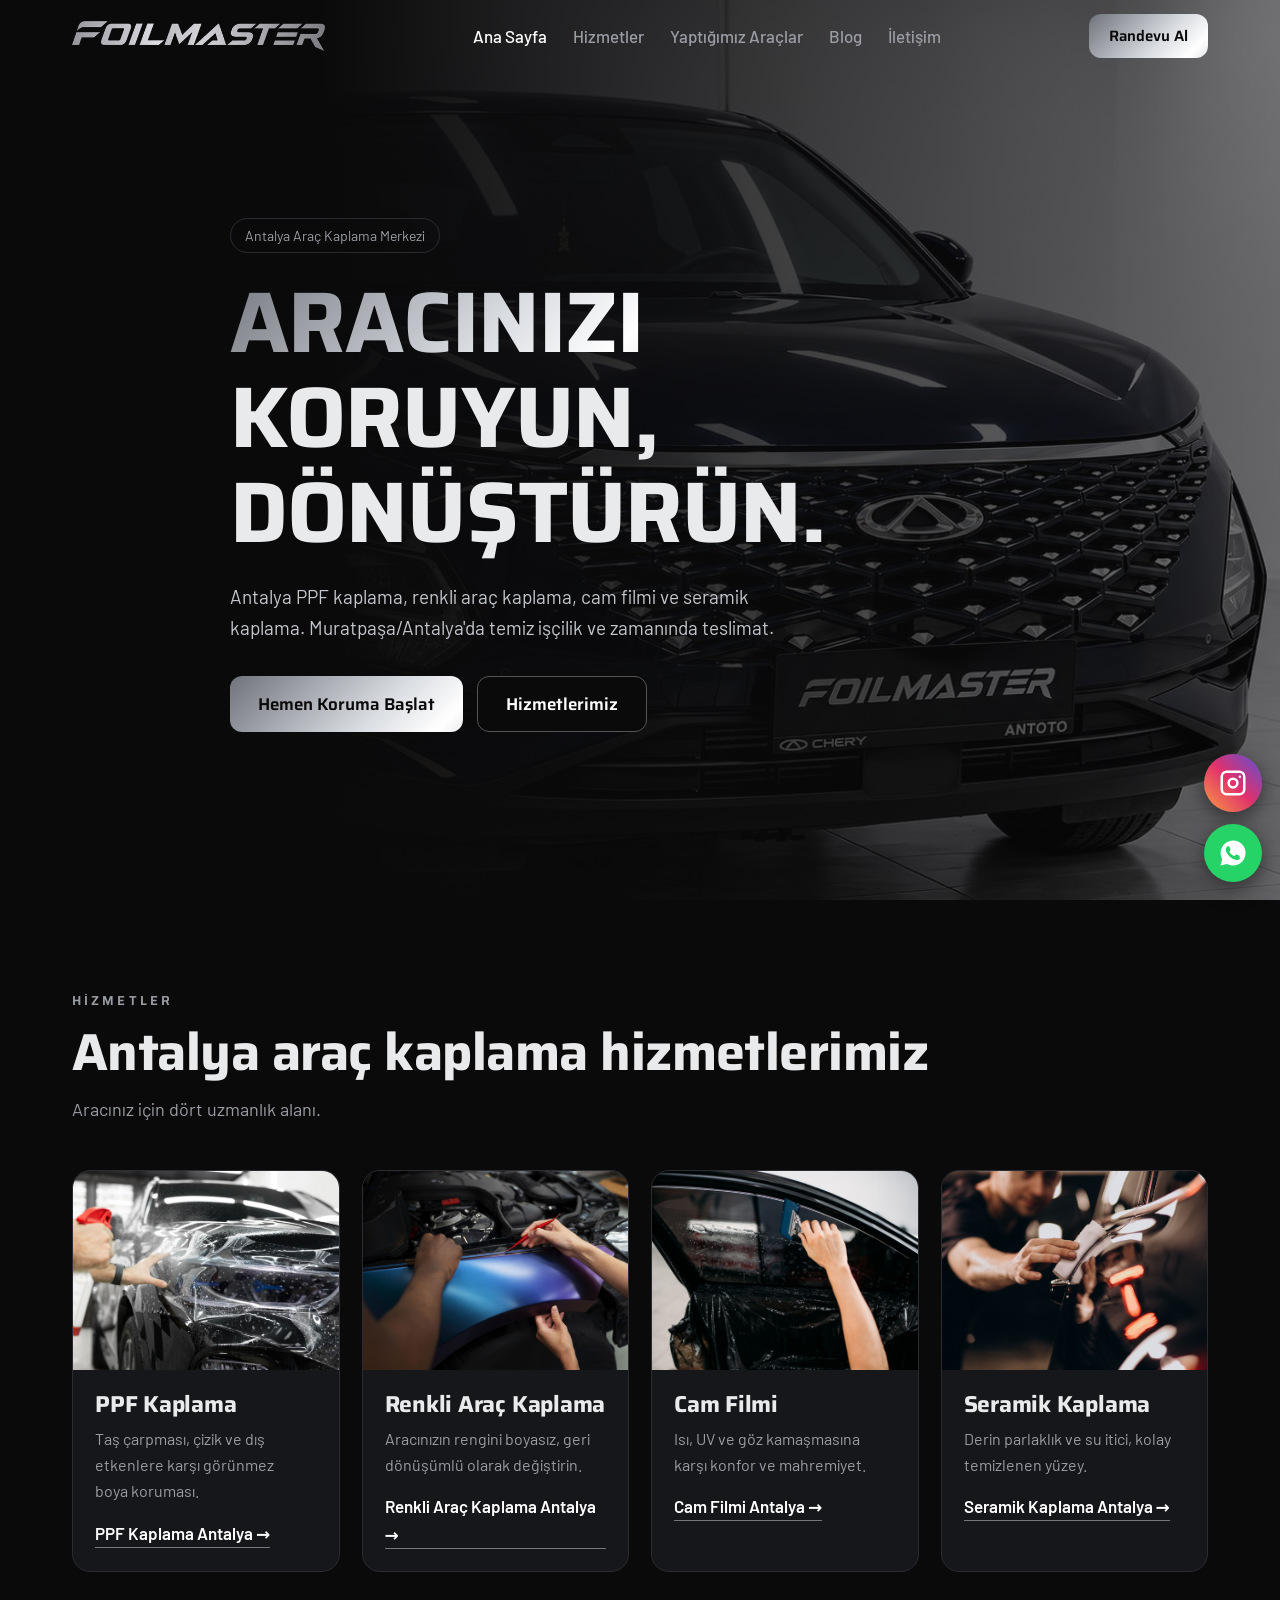
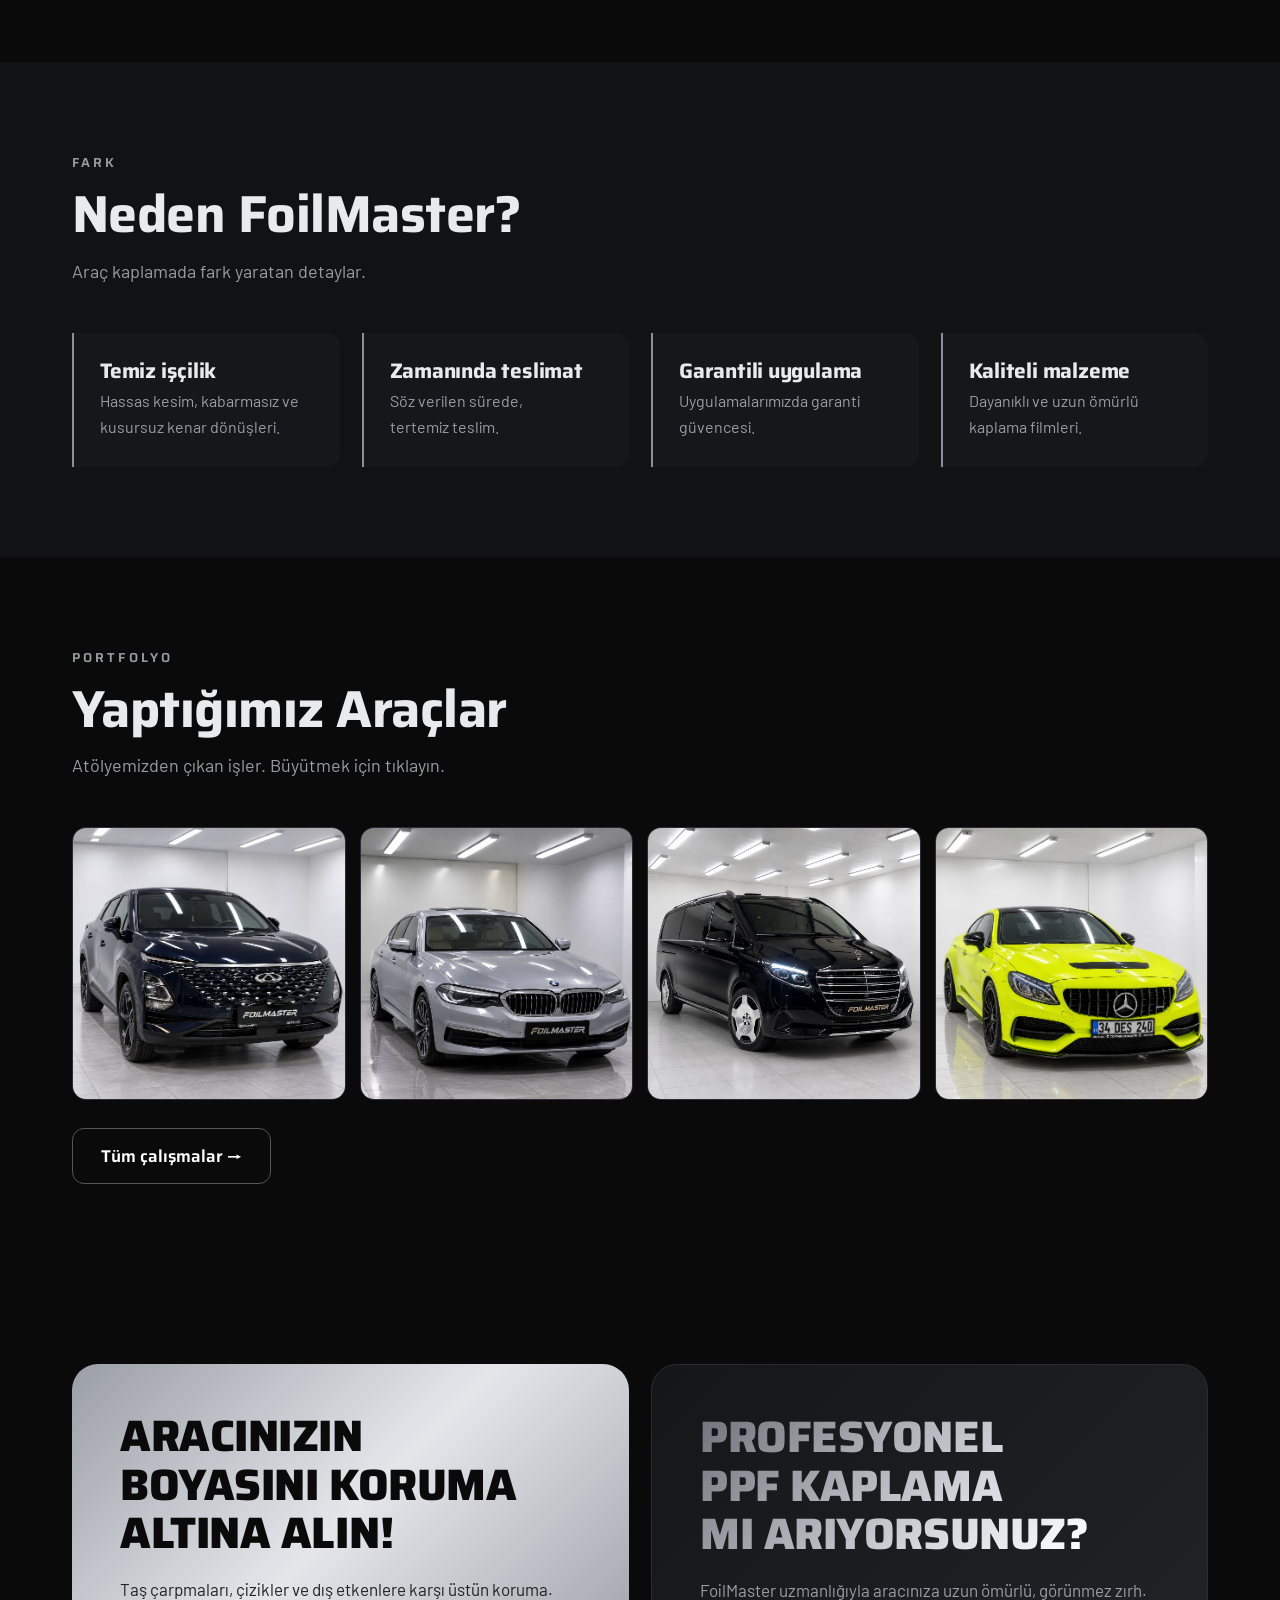
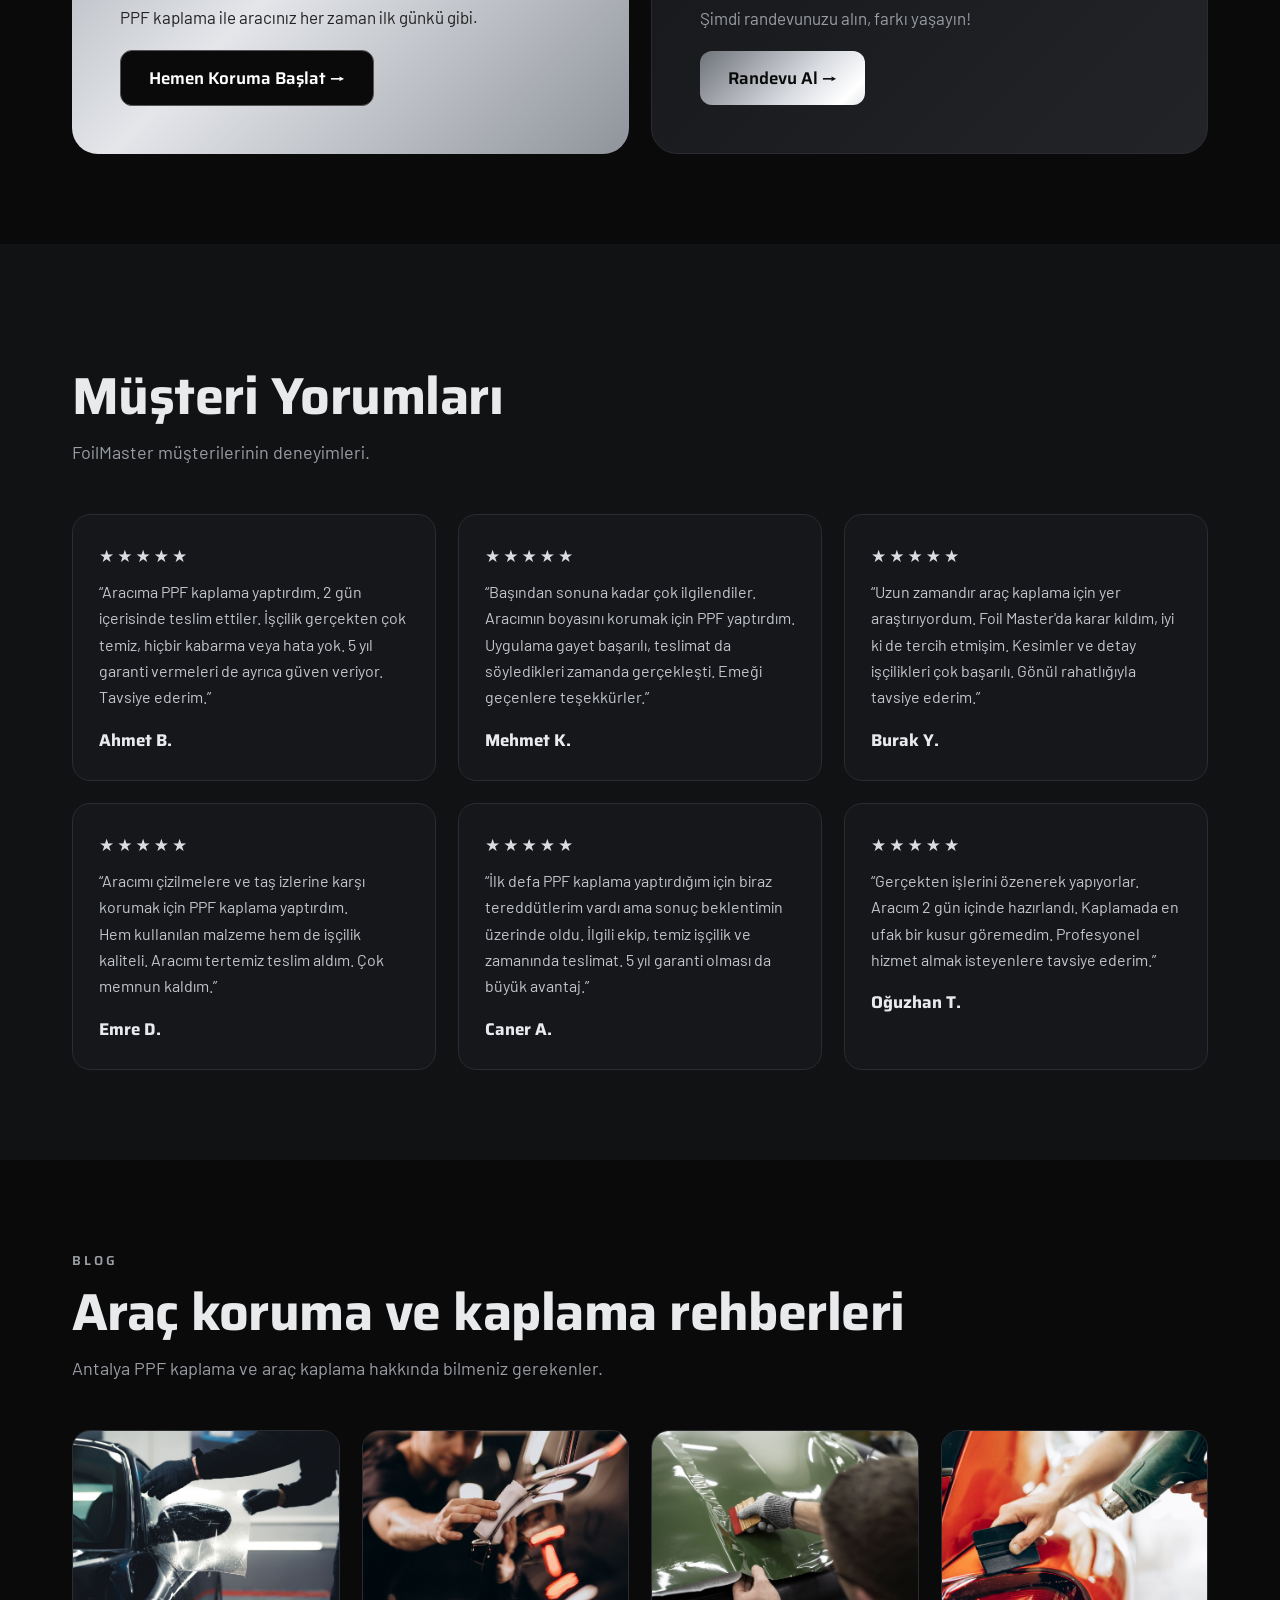
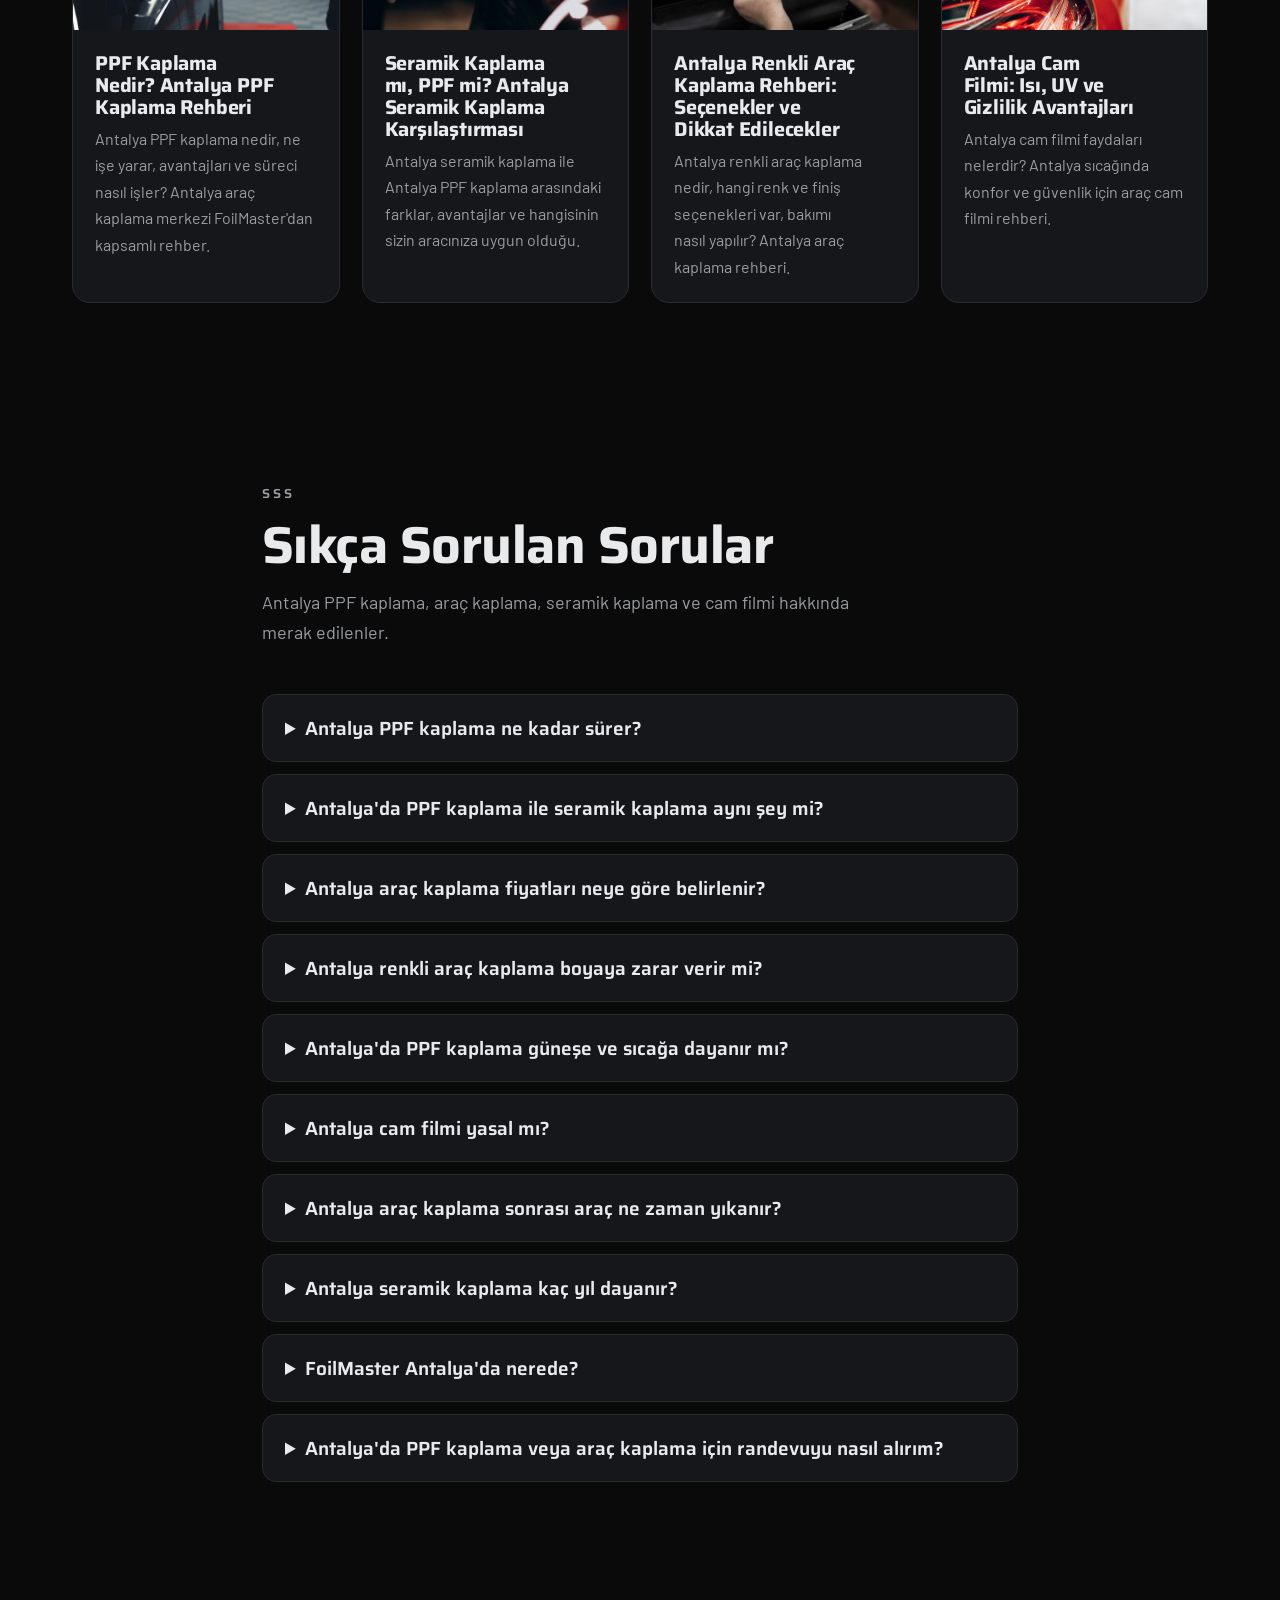
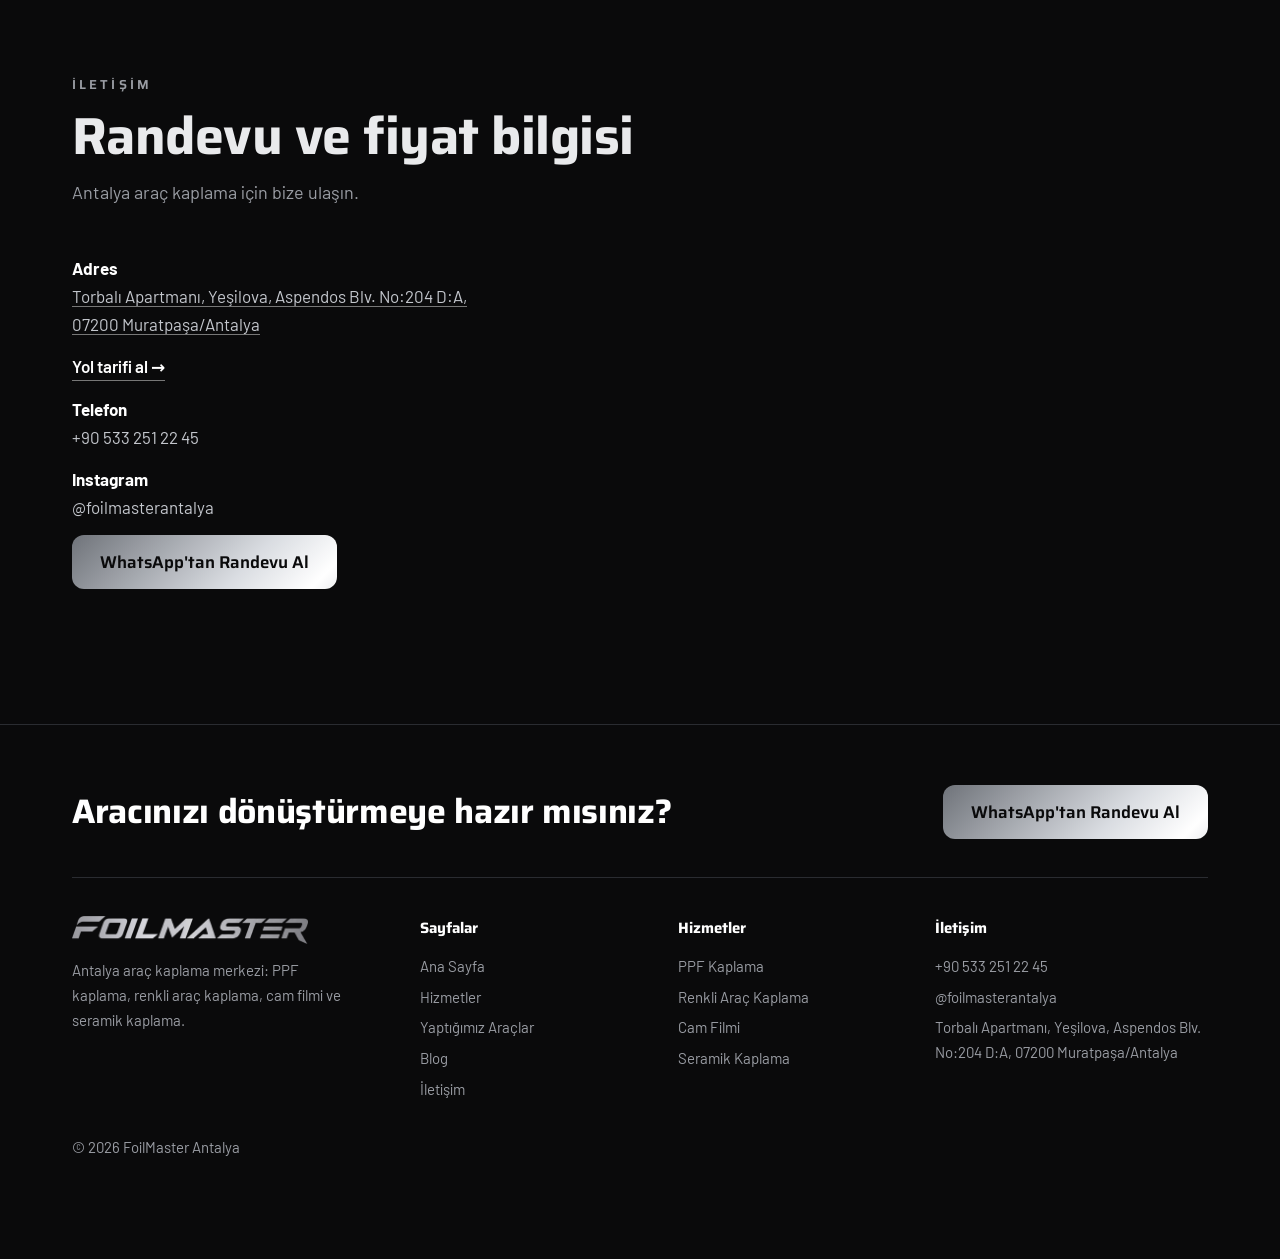
<file: index.html>
<!DOCTYPE html><html lang="tr"><head><meta charset="utf-8"><meta name="viewport" content="width=device-width,initial-scale=1"><script>document.documentElement.className="js"</script><title>FoilMaster Antalya | PPF Kaplama, Renkli Araç Kaplama, Cam Filmi, Seramik</title><meta name="description" content="Antalya araç kaplama merkezi FoilMaster: Antalya PPF kaplama, renkli araç kaplama, cam filmi ve seramik kaplama. Muratpaşa'da randevu alın."><link rel="canonical" href="https://KULLANICIADI.github.io/foilmaster/"><meta name="robots" content="index,follow,max-image-preview:large"><meta name="geo.region" content="TR-07"><meta name="geo.placename" content="Antalya"><meta name="theme-color" content="#0a0a0b"><meta property="og:type" content="website"><meta property="og:title" content="FoilMaster Antalya | PPF Kaplama, Renkli Araç Kaplama, Cam Filmi, Seramik"><meta property="og:description" content="Antalya araç kaplama merkezi FoilMaster: Antalya PPF kaplama, renkli araç kaplama, cam filmi ve seramik kaplama. Muratpaşa'da randevu alın."><meta property="og:image" content="https://KULLANICIADI.github.io/foilmaster/img/arac1.jpg"><meta property="og:locale" content="tr_TR"><link rel="icon" href="img/logo.png"><link rel="preconnect" href="https://fonts.googleapis.com"><link rel="preconnect" href="https://fonts.gstatic.com" crossorigin><link href="https://fonts.googleapis.com/css2?family=Barlow:wght@400;500;600&family=Saira:wght@500;600;700;800&display=swap" rel="stylesheet"><link rel="stylesheet" href="style.css"><script type="application/ld+json">{"@context": "https://schema.org", "@type": "AutoBodyShop", "name": "FoilMaster Antalya", "description": "Antalya araç kaplama merkezi: PPF kaplama, renkli araç kaplama, cam filmi ve seramik kaplama.", "url": "https://KULLANICIADI.github.io/foilmaster/", "telephone": "+90 533 251 22 45", "image": "https://KULLANICIADI.github.io/foilmaster/img/arac1.jpg", "sameAs": ["https://www.instagram.com/foilmasterantalya", "https://share.google/dTnsp2cPyDl6CUMNu"], "hasMap": "https://share.google/dTnsp2cPyDl6CUMNu", "address": {"@type": "PostalAddress", "streetAddress": "Torbalı Apartmanı, Yeşilova, Aspendos Blv. No:204 D:A", "addressLocality": "Muratpaşa", "addressRegion": "Antalya", "postalCode": "07200", "addressCountry": "TR"}, "areaServed": "Antalya"}</script><script type="application/ld+json">{"@context": "https://schema.org", "@type": "FAQPage", "mainEntity": [{"@type": "Question", "name": "Antalya PPF kaplama ne kadar sürer?", "acceptedAnswer": {"@type": "Answer", "text": "Antalya PPF kaplama süresi aracın boyutuna ve kaplanacak bölge sayısına göre değişir. Müşterilerimiz tam PPF uygulamasında aracını genellikle birkaç gün içinde teslim alıyor."}}, {"@type": "Question", "name": "Antalya'da PPF kaplama ile seramik kaplama aynı şey mi?", "acceptedAnswer": {"@type": "Answer", "text": "Hayır. PPF taş çarpması ve çizik gibi fiziksel darbelere karşı, seramik kaplama ise parlaklık, su itme ve kimyasal korumaya yöneliktir. Antalya seramik kaplama ile PPF birlikte de uygulanabilir."}}, {"@type": "Question", "name": "Antalya araç kaplama fiyatları neye göre belirlenir?", "acceptedAnswer": {"@type": "Answer", "text": "Antalya araç kaplama fiyatı; aracın modeline, kaplama türüne (PPF, renkli kaplama, cam filmi, seramik), seçilen film kalitesine ve kapsama göre değişir. Net fiyat için WhatsApp'tan araç modelinizi yazmanız yeterli."}}, {"@type": "Question", "name": "Antalya renkli araç kaplama boyaya zarar verir mi?", "acceptedAnswer": {"@type": "Answer", "text": "Orijinal boya sağlam ve kaliteli ise doğru uygulanan renkli araç kaplama boyaya zarar vermez; istenirse sökülerek aracın eski haline dönülebilir."}}, {"@type": "Question", "name": "Antalya'da PPF kaplama güneşe ve sıcağa dayanır mı?", "acceptedAnswer": {"@type": "Answer", "text": "Kaliteli PPF filmleri UV ışınlarına ve yüksek sıcaklığa dayanacak şekilde üretilir. Antalya'nın yoğun güneşi ve tuzlu havası düşünüldüğünde PPF boyanın solmasını ve yıpranmasını yavaşlatır."}}, {"@type": "Question", "name": "Antalya cam filmi yasal mı?", "acceptedAnswer": {"@type": "Answer", "text": "Cam filmi, yasal ışık geçirgenliği sınırlarına uygun seçildiğinde kullanılabilir. FoilMaster aracınıza mevzuata uygun cam filmi önerir."}}, {"@type": "Question", "name": "Antalya araç kaplama sonrası araç ne zaman yıkanır?", "acceptedAnswer": {"@type": "Answer", "text": "Kaplama sonrası ilk günlerde yıkamadan kaçınılması önerilir. Sonrasında pH nötr şampuanla elde yıkama kaplamanın ömrünü uzatır."}}, {"@type": "Question", "name": "Antalya seramik kaplama kaç yıl dayanır?", "acceptedAnswer": {"@type": "Answer", "text": "Dayanıklılık kullanılan ürüne, uygulamaya ve bakıma bağlıdır. Doğru bakımla seramik kaplama uzun süre parlaklık ve su itici etki sağlar."}}, {"@type": "Question", "name": "FoilMaster Antalya'da nerede?", "acceptedAnswer": {"@type": "Answer", "text": "Torbalı Apartmanı, Yeşilova, Aspendos Blv. No:204 D:A, Muratpaşa/Antalya adresindeyiz. Konum için sitedeki adres bağlantısını kullanabilirsiniz."}}, {"@type": "Question", "name": "Antalya'da PPF kaplama veya araç kaplama için randevuyu nasıl alırım?", "acceptedAnswer": {"@type": "Answer", "text": "Sitedeki WhatsApp butonuna tıklayarak ya da +90 533 251 22 45 numarasını arayarak randevu alabilirsiniz."}}]}</script></head><body><div id="pg"></div>
<header><div class="w nav"><a href="./"><img src="img/logo.png" alt="FoilMaster Antalya logo"></a><ul><li><a href="./" class=on>Ana Sayfa</a></li><li><a href="hizmetler/">Hizmetler</a></li><li><a href="araclarimiz/">Yaptığımız Araçlar</a></li><li><a href="blog/">Blog</a></li><li><a href="#iletisim">İletişim</a></li></ul><a class="btn b1" href="https://wa.me/905332512245?text=Merhaba%2C%20FoilMaster%27dan%20bilgi%20ve%20randevu%20almak%20istiyorum." target="_blank" rel="noopener" style="padding:10px 20px;font-size:15px">Randevu Al</a><button class="bt" aria-label="Menü">☰</button></div></header>
<div class="hero"><div class="w"><span class="tag">Antalya Araç Kaplama Merkezi</span><h1><span class="sil">Aracınızı</span> koruyun, dönüştürün.</h1><p>Antalya PPF kaplama, renkli araç kaplama, cam filmi ve seramik kaplama. Muratpaşa/Antalya'da temiz işçilik ve zamanında teslimat.</p><div class="cta"><a class="btn b1" href="https://wa.me/905332512245?text=Merhaba%2C%20arac%C4%B1m%C4%B1%20korumak%20istiyorum." target="_blank" rel="noopener">Hemen Koruma Başlat</a><a class="btn b2" href="hizmetler/">Hizmetlerimiz</a></div></div></div>
<section><div class="w"><span class="ey">Hizmetler</span><h2 class="h">Antalya araç kaplama hizmetlerimiz</h2><p class="sub">Aracınız için dört uzmanlık alanı.</p><div class="g g4"><a class="card" href="antalya-ppf-kaplama/"><img src="img/ppf.jpg" alt="PPF Kaplama Antalya" loading="lazy"><div class="in"><h3>PPF Kaplama</h3><p>Taş çarpması, çizik ve dış etkenlere karşı görünmez boya koruması.</p><span class="more">PPF Kaplama Antalya →</span></div></a><a class="card" href="antalya-renkli-arac-kaplama/"><img src="img/renkli.jpg" alt="Renkli Araç Kaplama Antalya" loading="lazy"><div class="in"><h3>Renkli Araç Kaplama</h3><p>Aracınızın rengini boyasız, geri dönüşümlü olarak değiştirin.</p><span class="more">Renkli Araç Kaplama Antalya →</span></div></a><a class="card" href="antalya-cam-filmi/"><img src="img/cam.jpg" alt="Cam Filmi Antalya" loading="lazy"><div class="in"><h3>Cam Filmi</h3><p>Isı, UV ve göz kamaşmasına karşı konfor ve mahremiyet.</p><span class="more">Cam Filmi Antalya →</span></div></a><a class="card" href="antalya-seramik-kaplama/"><img src="img/seramik.jpg" alt="Seramik Kaplama Antalya" loading="lazy"><div class="in"><h3>Seramik Kaplama</h3><p>Derin parlaklık ve su itici, kolay temizlenen yüzey.</p><span class="more">Seramik Kaplama Antalya →</span></div></a></div></div></section>
<section class="alt"><div class="w"><span class="ey">Fark</span><h2 class="h">Neden FoilMaster?</h2><p class="sub">Araç kaplamada fark yaratan detaylar.</p><div class="g g4"><div class="why"><h3>Temiz işçilik</h3><p>Hassas kesim, kabarmasız ve kusursuz kenar dönüşleri.</p></div><div class="why"><h3>Zamanında teslimat</h3><p>Söz verilen sürede, tertemiz teslim.</p></div><div class="why"><h3>Garantili uygulama</h3><p>Uygulamalarımızda garanti güvencesi.</p></div><div class="why"><h3>Kaliteli malzeme</h3><p>Dayanıklı ve uzun ömürlü kaplama filmleri.</p></div></div></div></section>
<section><div class="w"><span class="ey">Portfolyo</span><h2 class="h">Yaptığımız Araçlar</h2><p class="sub">Atölyemizden çıkan işler. Büyütmek için tıklayın.</p><div class="gal"><img src="img/arac1.jpg" alt="FoilMaster Antalya araç kaplama uygulaması 1" loading="lazy"><img src="img/arac2.jpg" alt="FoilMaster Antalya araç kaplama uygulaması 2" loading="lazy"><img src="img/arac3.jpg" alt="FoilMaster Antalya araç kaplama uygulaması 3" loading="lazy"><img src="img/arac4.jpg" alt="FoilMaster Antalya araç kaplama uygulaması 4" loading="lazy"></div><p style="margin-top:28px"><a class="btn b2" href="araclarimiz/">Tüm çalışmalar →</a></p></div></section>
<section><div class="w cc"><div class="ct c1"><h2>Aracınızın boyasını koruma altına alın!</h2><p>Taş çarpmaları, çizikler ve dış etkenlere karşı üstün koruma. PPF kaplama ile aracınız her zaman ilk günkü gibi.</p><div><a class="btn b2" href="https://wa.me/905332512245?text=Merhaba%2C%20arac%C4%B1m%C4%B1n%20boyas%C4%B1n%C4%B1%20korumaya%20ba%C5%9Flamak%20istiyorum." target="_blank" rel="noopener">Hemen Koruma Başlat →</a></div></div><div class="ct c2"><h2 class="sil">Profesyonel PPF kaplama mı arıyorsunuz?</h2><p>FoilMaster uzmanlığıyla aracınıza uzun ömürlü, görünmez zırh. Şimdi randevunuzu alın, farkı yaşayın!</p><div><a class="btn b1" href="https://wa.me/905332512245?text=Merhaba%2C%20PPF%20kaplama%20i%C3%A7in%20randevu%20almak%20istiyorum." target="_blank" rel="noopener">Randevu Al →</a></div></div></div></section><section class="alt"><div class="w"><span class="ey">Referanslar</span><h2 class="h">Müşteri Yorumları</h2><p class="sub">FoilMaster müşterilerinin deneyimleri.</p><div class="g g3"><div class="rv"><div class="st">★★★★★</div><p>“Aracıma PPF kaplama yaptırdım. 2 gün içerisinde teslim ettiler. İşçilik gerçekten çok temiz, hiçbir kabarma veya hata yok. 5 yıl garanti vermeleri de ayrıca güven veriyor. Tavsiye ederim.”</p><b>Ahmet B.</b></div><div class="rv"><div class="st">★★★★★</div><p>“Başından sonuna kadar çok ilgilendiler. Aracımın boyasını korumak için PPF yaptırdım. Uygulama gayet başarılı, teslimat da söyledikleri zamanda gerçekleşti. Emeği geçenlere teşekkürler.”</p><b>Mehmet K.</b></div><div class="rv"><div class="st">★★★★★</div><p>“Uzun zamandır araç kaplama için yer araştırıyordum. Foil Master'da karar kıldım, iyi ki de tercih etmişim. Kesimler ve detay işçilikleri çok başarılı. Gönül rahatlığıyla tavsiye ederim.”</p><b>Burak Y.</b></div><div class="rv"><div class="st">★★★★★</div><p>“Aracımı çizilmelere ve taş izlerine karşı korumak için PPF kaplama yaptırdım. Hem kullanılan malzeme hem de işçilik kaliteli. Aracımı tertemiz teslim aldım. Çok memnun kaldım.”</p><b>Emre D.</b></div><div class="rv"><div class="st">★★★★★</div><p>“İlk defa PPF kaplama yaptırdığım için biraz tereddütlerim vardı ama sonuç beklentimin üzerinde oldu. İlgili ekip, temiz işçilik ve zamanında teslimat. 5 yıl garanti olması da büyük avantaj.”</p><b>Caner A.</b></div><div class="rv"><div class="st">★★★★★</div><p>“Gerçekten işlerini özenerek yapıyorlar. Aracım 2 gün içinde hazırlandı. Kaplamada en ufak bir kusur göremedim. Profesyonel hizmet almak isteyenlere tavsiye ederim.”</p><b>Oğuzhan T.</b></div></div></div></section>
<section><div class="w"><span class="ey">Blog</span><h2 class="h">Araç koruma ve kaplama rehberleri</h2><p class="sub">Antalya PPF kaplama ve araç kaplama hakkında bilmeniz gerekenler.</p><div class="g g4"><a class="card" href="blog/ppf-kaplama-nedir-antalya/"><img src="img/blog7.jpg" alt="PPF Kaplama Nedir? Antalya PPF Kaplama Rehberi" loading="lazy"><div class="in"><h3 style="font-size:20px">PPF Kaplama Nedir? Antalya PPF Kaplama Rehberi</h3><p>Antalya PPF kaplama nedir, ne işe yarar, avantajları ve süreci nasıl işler? Antalya araç kaplama merkezi FoilMaster'dan kapsamlı rehber.</p></div></a><a class="card" href="blog/seramik-kaplama-mi-ppf-mi/"><img src="img/blog2.jpg" alt="Seramik Kaplama mı, PPF mi? Antalya Seramik Kaplama Karşılaştırması" loading="lazy"><div class="in"><h3 style="font-size:20px">Seramik Kaplama mı, PPF mi? Antalya Seramik Kaplama Karşılaştırması</h3><p>Antalya seramik kaplama ile Antalya PPF kaplama arasındaki farklar, avantajlar ve hangisinin sizin aracınıza uygun olduğu.</p></div></a><a class="card" href="blog/renkli-arac-kaplama-rehberi/"><img src="img/blog5.jpg" alt="Antalya Renkli Araç Kaplama Rehberi: Seçenekler ve Dikkat Edilecekler" loading="lazy"><div class="in"><h3 style="font-size:20px">Antalya Renkli Araç Kaplama Rehberi: Seçenekler ve Dikkat Edilecekler</h3><p>Antalya renkli araç kaplama nedir, hangi renk ve finiş seçenekleri var, bakımı nasıl yapılır? Antalya araç kaplama rehberi.</p></div></a><a class="card" href="blog/arac-cam-filmi-faydalari/"><img src="img/blog3.jpg" alt="Antalya Cam Filmi: Isı, UV ve Gizlilik Avantajları" loading="lazy"><div class="in"><h3 style="font-size:20px">Antalya Cam Filmi: Isı, UV ve Gizlilik Avantajları</h3><p>Antalya cam filmi faydaları nelerdir? Antalya sıcağında konfor ve güvenlik için araç cam filmi rehberi.</p></div></a></div></div></section>
<section><div class="w" style="max-width:800px"><span class="ey">SSS</span><h2 class="h">Sıkça Sorulan Sorular</h2><p class="sub">Antalya PPF kaplama, araç kaplama, seramik kaplama ve cam filmi hakkında merak edilenler.</p><details><summary>Antalya PPF kaplama ne kadar sürer?</summary><p>Antalya PPF kaplama süresi aracın boyutuna ve kaplanacak bölge sayısına göre değişir. Müşterilerimiz tam PPF uygulamasında aracını genellikle birkaç gün içinde teslim alıyor.</p></details><details><summary>Antalya'da PPF kaplama ile seramik kaplama aynı şey mi?</summary><p>Hayır. PPF taş çarpması ve çizik gibi fiziksel darbelere karşı, seramik kaplama ise parlaklık, su itme ve kimyasal korumaya yöneliktir. Antalya seramik kaplama ile PPF birlikte de uygulanabilir.</p></details><details><summary>Antalya araç kaplama fiyatları neye göre belirlenir?</summary><p>Antalya araç kaplama fiyatı; aracın modeline, kaplama türüne (PPF, renkli kaplama, cam filmi, seramik), seçilen film kalitesine ve kapsama göre değişir. Net fiyat için WhatsApp'tan araç modelinizi yazmanız yeterli.</p></details><details><summary>Antalya renkli araç kaplama boyaya zarar verir mi?</summary><p>Orijinal boya sağlam ve kaliteli ise doğru uygulanan renkli araç kaplama boyaya zarar vermez; istenirse sökülerek aracın eski haline dönülebilir.</p></details><details><summary>Antalya'da PPF kaplama güneşe ve sıcağa dayanır mı?</summary><p>Kaliteli PPF filmleri UV ışınlarına ve yüksek sıcaklığa dayanacak şekilde üretilir. Antalya'nın yoğun güneşi ve tuzlu havası düşünüldüğünde PPF boyanın solmasını ve yıpranmasını yavaşlatır.</p></details><details><summary>Antalya cam filmi yasal mı?</summary><p>Cam filmi, yasal ışık geçirgenliği sınırlarına uygun seçildiğinde kullanılabilir. FoilMaster aracınıza mevzuata uygun cam filmi önerir.</p></details><details><summary>Antalya araç kaplama sonrası araç ne zaman yıkanır?</summary><p>Kaplama sonrası ilk günlerde yıkamadan kaçınılması önerilir. Sonrasında pH nötr şampuanla elde yıkama kaplamanın ömrünü uzatır.</p></details><details><summary>Antalya seramik kaplama kaç yıl dayanır?</summary><p>Dayanıklılık kullanılan ürüne, uygulamaya ve bakıma bağlıdır. Doğru bakımla seramik kaplama uzun süre parlaklık ve su itici etki sağlar.</p></details><details><summary>FoilMaster Antalya'da nerede?</summary><p>Torbalı Apartmanı, Yeşilova, Aspendos Blv. No:204 D:A, Muratpaşa/Antalya adresindeyiz. Konum için sitedeki adres bağlantısını kullanabilirsiniz.</p></details><details><summary>Antalya'da PPF kaplama veya araç kaplama için randevuyu nasıl alırım?</summary><p>Sitedeki WhatsApp butonuna tıklayarak ya da +90 533 251 22 45 numarasını arayarak randevu alabilirsiniz.</p></details></div></section><section id="iletisim"><div class="w"><span class="ey">İletişim</span><h2 class="h">Randevu ve fiyat bilgisi</h2><p class="sub">Antalya araç kaplama için bize ulaşın.</p><div class="ci"><div><p><b>Adres</b><br><a href="https://share.google/dTnsp2cPyDl6CUMNu" target="_blank" rel="noopener" style="border-bottom:1px solid #777">Torbalı Apartmanı, Yeşilova, Aspendos Blv. No:204 D:A, 07200 Muratpaşa/Antalya</a><br><a class="more" href="https://share.google/dTnsp2cPyDl6CUMNu" target="_blank" rel="noopener">Yol tarifi al →</a></p><p><b>Telefon</b><br><a href="tel:+905332512245">+90 533 251 22 45</a></p><p><b>Instagram</b><br><a href="https://www.instagram.com/foilmasterantalya" target="_blank" rel="noopener">@foilmasterantalya</a></p><a class="btn b1" href="https://wa.me/905332512245?text=Merhaba%2C%20FoilMaster%27dan%20bilgi%20ve%20randevu%20almak%20istiyorum." target="_blank" rel="noopener">WhatsApp'tan Randevu Al</a></div><iframe title="FoilMaster Antalya harita" loading="lazy" src="https://maps.google.com/maps?q=FoilMaster%20Antalya%20Aspendos%20Blv.%20No%3A204%20Muratpa%C5%9Fa&output=embed"></iframe></div></div></section>
<footer><div class="w"><div class="fcta"><h3>Aracınızı dönüştürmeye hazır mısınız?</h3><a class="btn b1" href="https://wa.me/905332512245?text=Merhaba%2C%20arac%C4%B1m%20i%C3%A7in%20kaplama%20bilgisi%20ve%20randevu%20almak%20istiyorum." target="_blank" rel="noopener">WhatsApp'tan Randevu Al</a></div><div class="fg"><div><img src="img/logo.png" alt="FoilMaster" style="height:28px;margin-bottom:14px"><p>Antalya araç kaplama merkezi: PPF kaplama, renkli araç kaplama, cam filmi ve seramik kaplama.</p></div><div><h4>Sayfalar</h4><a href="./">Ana Sayfa</a><a href="hizmetler/">Hizmetler</a><a href="araclarimiz/">Yaptığımız Araçlar</a><a href="blog/">Blog</a><a href="#iletisim">İletişim</a></div><div><h4>Hizmetler</h4><a href="antalya-ppf-kaplama/">PPF Kaplama</a><a href="antalya-renkli-arac-kaplama/">Renkli Araç Kaplama</a><a href="antalya-cam-filmi/">Cam Filmi</a><a href="antalya-seramik-kaplama/">Seramik Kaplama</a></div><div><h4>İletişim</h4><a href="tel:+905332512245">+90 533 251 22 45</a><a href="https://www.instagram.com/foilmasterantalya" target="_blank" rel="noopener">@foilmasterantalya</a><p><a href="https://share.google/dTnsp2cPyDl6CUMNu" target="_blank" rel="noopener">Torbalı Apartmanı, Yeşilova, Aspendos Blv. No:204 D:A, 07200 Muratpaşa/Antalya</a></p></div></div><p style="margin-top:30px">© 2026 FoilMaster Antalya</p></div></footer>
<div class="fl"><a class="ig" href="https://www.instagram.com/foilmasterantalya" target="_blank" rel="noopener" aria-label="Instagram"><svg viewBox="0 0 24 24"><path d="M7 2h10a5 5 0 0 1 5 5v10a5 5 0 0 1-5 5H7a5 5 0 0 1-5-5V7a5 5 0 0 1 5-5zm0 2a3 3 0 0 0-3 3v10a3 3 0 0 0 3 3h10a3 3 0 0 0 3-3V7a3 3 0 0 0-3-3H7zm5 3.5a4.5 4.5 0 1 1 0 9 4.5 4.5 0 0 1 0-9zm0 2a2.5 2.5 0 1 0 0 5 2.5 2.5 0 0 0 0-5zM17.5 6a1 1 0 1 1 0 2 1 1 0 0 1 0-2z"/></svg></a><a class="wa" href="https://wa.me/905332512245?text=Merhaba%2C%20FoilMaster%27dan%20bilgi%20ve%20randevu%20almak%20istiyorum." target="_blank" rel="noopener" aria-label="WhatsApp"><svg viewBox="0 0 24 24"><path d="M12 2a10 10 0 0 0-8.6 15L2 22l5.1-1.3A10 10 0 1 0 12 2zm5.8 14.2c-.2.7-1.4 1.3-1.9 1.3-.5.1-1.1.1-1.8-.1-.4-.1-1-.3-1.7-.6-3-1.3-4.9-4.3-5-4.5-.1-.2-1.2-1.6-1.2-3s.8-2.1 1-2.4c.3-.3.6-.3.8-.3h.6c.2 0 .4 0 .6.5l.8 2c.1.2.1.3 0 .5l-.3.5-.4.4c-.1.2-.3.3-.1.6.2.3.7 1.2 1.5 1.9 1 .9 1.9 1.2 2.2 1.3.3.1.4.1.6-.1l.8-1c.2-.3.4-.2.6-.1l1.9.9c.3.1.5.2.5.3.1.1.1.7-.1 1.4z"/></svg></a></div><div id="lb"><img alt="Büyük görsel"></div><script src="main.js"></script></body></html>
</file>
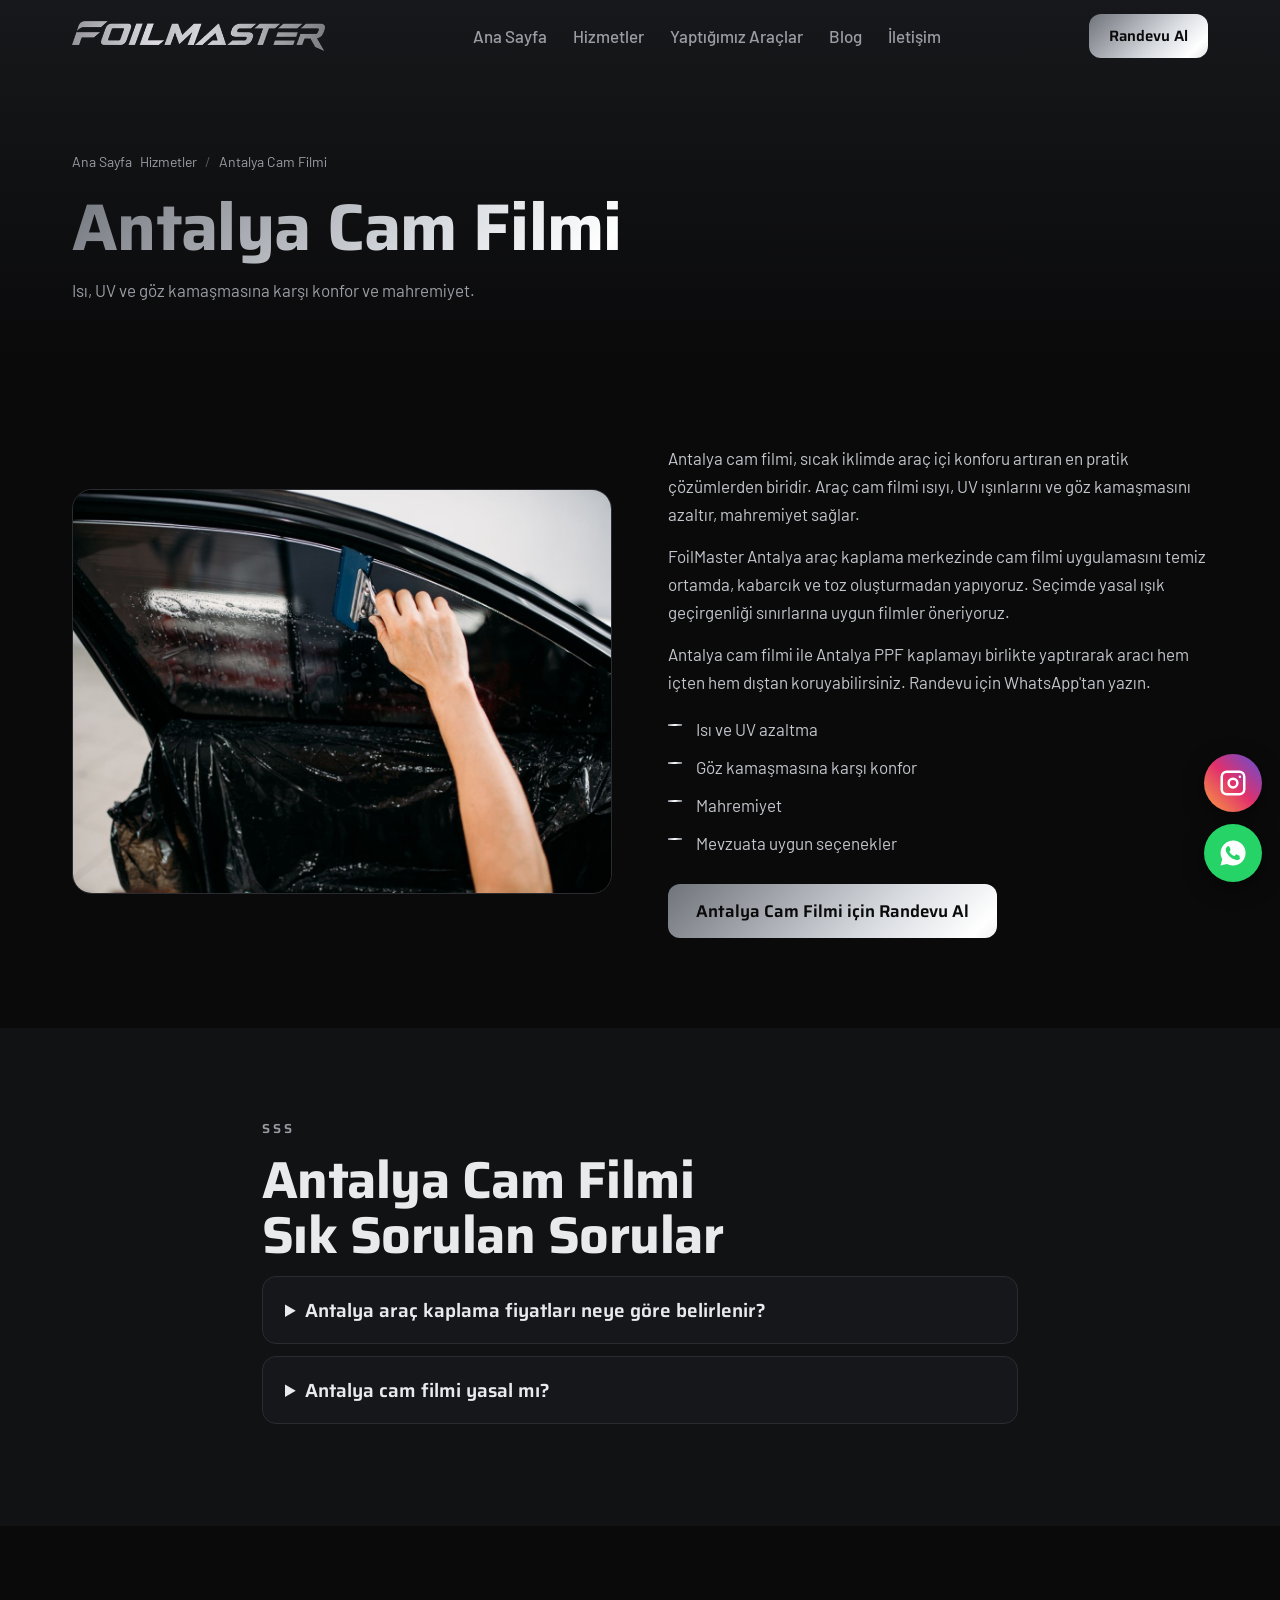
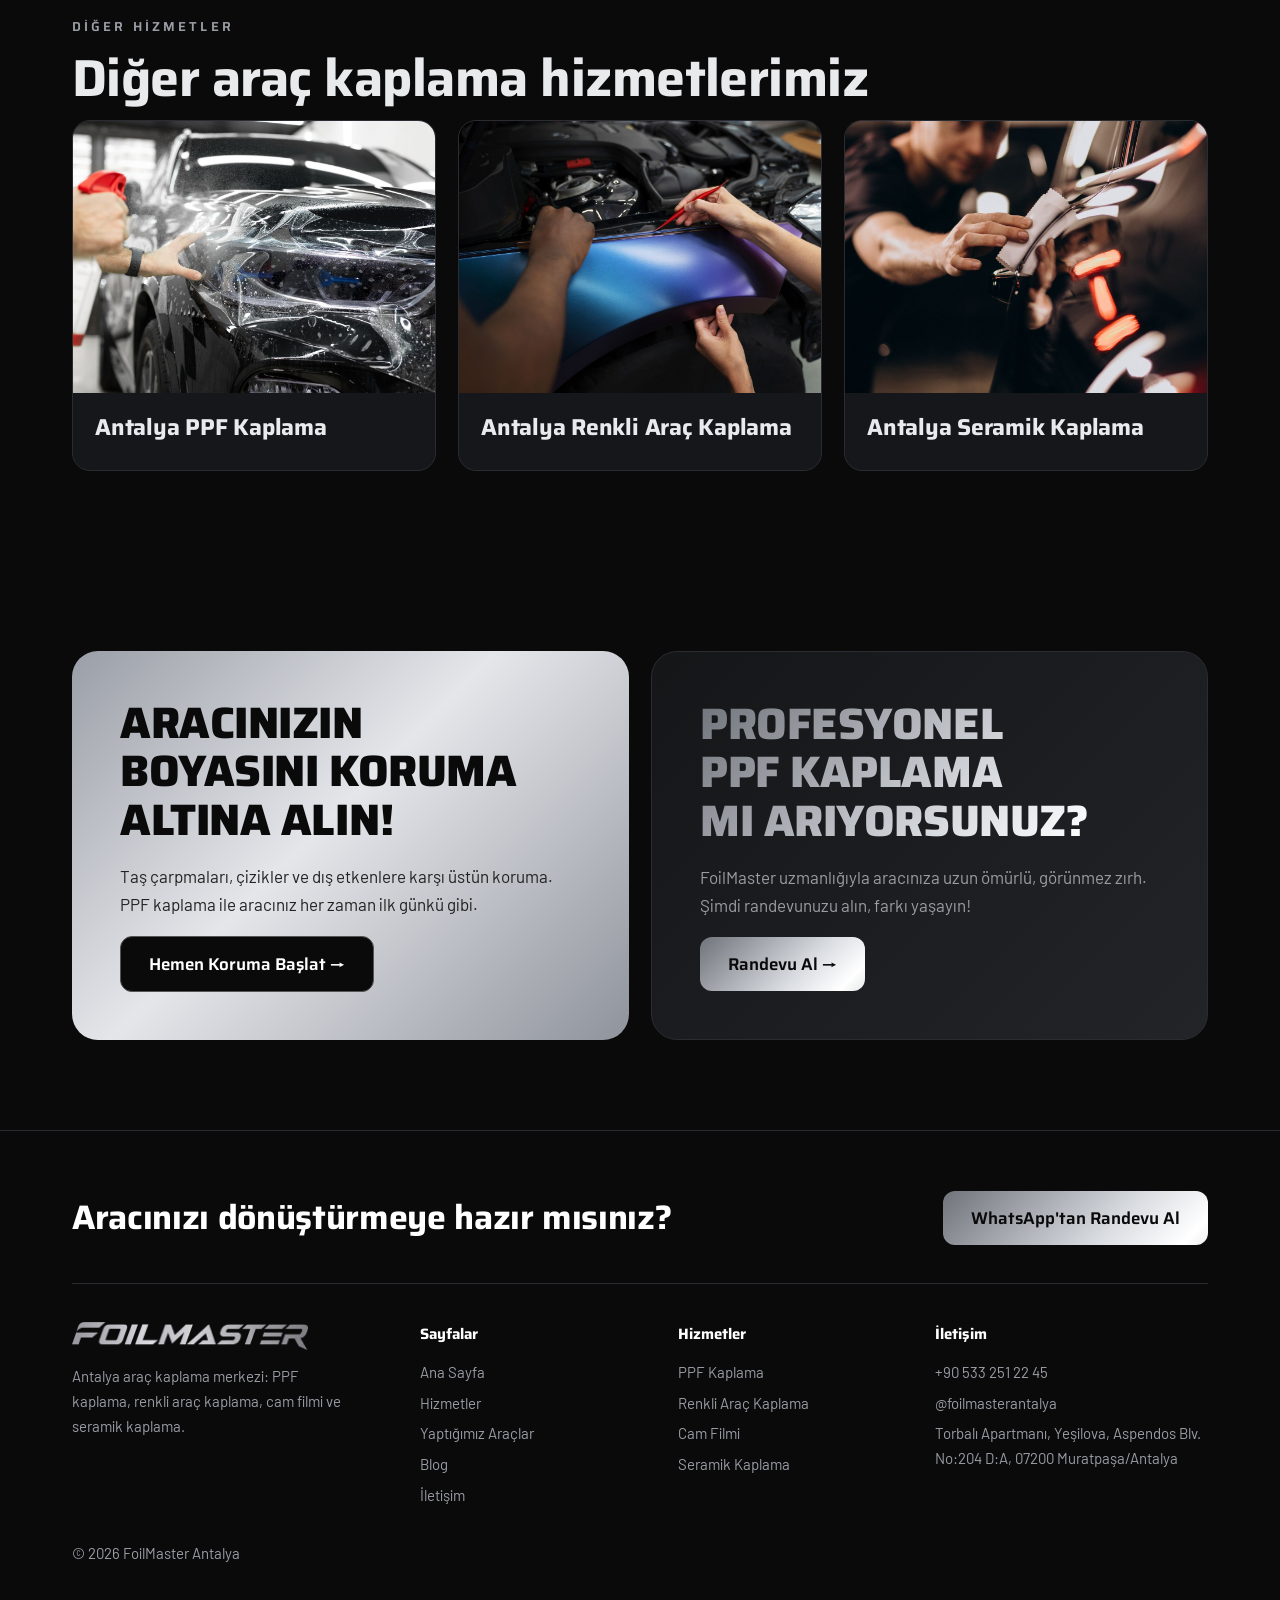
<file: antalya-cam-filmi/index.html>
<!DOCTYPE html><html lang="tr"><head><meta charset="utf-8"><meta name="viewport" content="width=device-width,initial-scale=1"><script>document.documentElement.className="js"</script><title>Antalya Cam Filmi | Araç Cam Filmi Isı ve UV Koruma | FoilMaster</title><meta name="description" content="Antalya cam filmi ile aracınızı ısıdan ve UV'den koruyun. Mevzuata uygun araç cam filmi uygulaması. FoilMaster Antalya Muratpaşa."><link rel="canonical" href="https://KULLANICIADI.github.io/foilmaster/antalya-cam-filmi/"><meta name="robots" content="index,follow,max-image-preview:large"><meta name="geo.region" content="TR-07"><meta name="geo.placename" content="Antalya"><meta name="theme-color" content="#0a0a0b"><meta property="og:type" content="website"><meta property="og:title" content="Antalya Cam Filmi | Araç Cam Filmi Isı ve UV Koruma | FoilMaster"><meta property="og:description" content="Antalya cam filmi ile aracınızı ısıdan ve UV'den koruyun. Mevzuata uygun araç cam filmi uygulaması. FoilMaster Antalya Muratpaşa."><meta property="og:image" content="https://KULLANICIADI.github.io/foilmaster/img/cam.jpg"><meta property="og:locale" content="tr_TR"><link rel="icon" href="../img/logo.png"><link rel="preconnect" href="https://fonts.googleapis.com"><link rel="preconnect" href="https://fonts.gstatic.com" crossorigin><link href="https://fonts.googleapis.com/css2?family=Barlow:wght@400;500;600&family=Saira:wght@500;600;700;800&display=swap" rel="stylesheet"><link rel="stylesheet" href="../style.css"><script type="application/ld+json">{"@context": "https://schema.org", "@type": "AutoBodyShop", "name": "FoilMaster Antalya", "description": "Antalya araç kaplama merkezi: PPF kaplama, renkli araç kaplama, cam filmi ve seramik kaplama.", "url": "https://KULLANICIADI.github.io/foilmaster/", "telephone": "+90 533 251 22 45", "image": "https://KULLANICIADI.github.io/foilmaster/img/cam.jpg", "sameAs": ["https://www.instagram.com/foilmasterantalya", "https://share.google/dTnsp2cPyDl6CUMNu"], "hasMap": "https://share.google/dTnsp2cPyDl6CUMNu", "address": {"@type": "PostalAddress", "streetAddress": "Torbalı Apartmanı, Yeşilova, Aspendos Blv. No:204 D:A", "addressLocality": "Muratpaşa", "addressRegion": "Antalya", "postalCode": "07200", "addressCountry": "TR"}, "areaServed": "Antalya"}</script><script type="application/ld+json">{"@context": "https://schema.org", "@type": "BreadcrumbList", "itemListElement": [{"@type": "ListItem", "position": 1, "name": "Ana Sayfa", "item": "https://KULLANICIADI.github.io/foilmaster/"}, {"@type": "ListItem", "position": 2, "name": "Hizmetler", "item": "https://KULLANICIADI.github.io/foilmaster/hizmetler/"}, {"@type": "ListItem", "position": 3, "name": "Antalya Cam Filmi", "item": "https://KULLANICIADI.github.io/foilmaster/antalya-cam-filmi/"}]}</script><script type="application/ld+json">{"@context": "https://schema.org", "@type": "Service", "name": "Antalya Cam Filmi", "areaServed": "Antalya", "description": "Antalya cam filmi ile aracınızı ısıdan ve UV'den koruyun. Mevzuata uygun araç cam filmi uygulaması. FoilMaster Antalya Muratpaşa.", "provider": {"@type": "AutoBodyShop", "name": "FoilMaster Antalya", "telephone": "+90 533 251 22 45"}}</script><script type="application/ld+json">{"@context": "https://schema.org", "@type": "FAQPage", "mainEntity": [{"@type": "Question", "name": "Antalya araç kaplama fiyatları neye göre belirlenir?", "acceptedAnswer": {"@type": "Answer", "text": "Antalya araç kaplama fiyatı; aracın modeline, kaplama türüne (PPF, renkli kaplama, cam filmi, seramik), seçilen film kalitesine ve kapsama göre değişir. Net fiyat için WhatsApp'tan araç modelinizi yazmanız yeterli."}}, {"@type": "Question", "name": "Antalya cam filmi yasal mı?", "acceptedAnswer": {"@type": "Answer", "text": "Cam filmi, yasal ışık geçirgenliği sınırlarına uygun seçildiğinde kullanılabilir. FoilMaster aracınıza mevzuata uygun cam filmi önerir."}}]}</script></head><body><div id="pg"></div>
<header><div class="w nav"><a href="../"><img src="../img/logo.png" alt="FoilMaster Antalya logo"></a><ul><li><a href="../">Ana Sayfa</a></li><li><a href="../hizmetler/">Hizmetler</a></li><li><a href="../araclarimiz/">Yaptığımız Araçlar</a></li><li><a href="../blog/">Blog</a></li><li><a href="../#iletisim">İletişim</a></li></ul><a class="btn b1" href="https://wa.me/905332512245?text=Merhaba%2C%20FoilMaster%27dan%20bilgi%20ve%20randevu%20almak%20istiyorum." target="_blank" rel="noopener" style="padding:10px 20px;font-size:15px">Randevu Al</a><button class="bt" aria-label="Menü">☰</button></div></header>
<div class="ph"><div class="w"><nav class="bc" aria-label="Konum"><a href="../">Ana Sayfa</a><a href="../hizmetler/">Hizmetler</a><span>Antalya Cam Filmi</span></nav><h1><span class="sil">Antalya Cam Filmi</span></h1><p>Isı, UV ve göz kamaşmasına karşı konfor ve mahremiyet.</p></div></div><section><div class="w"><div class="sp" style="margin-bottom:0"><div class="im"><img src="../img/cam.jpg" alt="Antalya Cam Filmi"></div><div><p>Antalya cam filmi, sıcak iklimde araç içi konforu artıran en pratik çözümlerden biridir. Araç cam filmi ısıyı, UV ışınlarını ve göz kamaşmasını azaltır, mahremiyet sağlar.</p><p>FoilMaster Antalya araç kaplama merkezinde cam filmi uygulamasını temiz ortamda, kabarcık ve toz oluşturmadan yapıyoruz. Seçimde yasal ışık geçirgenliği sınırlarına uygun filmler öneriyoruz.</p><p>Antalya cam filmi ile Antalya PPF kaplamayı birlikte yaptırarak aracı hem içten hem dıştan koruyabilirsiniz. Randevu için WhatsApp'tan yazın.</p><ul><li>Isı ve UV azaltma</li><li>Göz kamaşmasına karşı konfor</li><li>Mahremiyet</li><li>Mevzuata uygun seçenekler</li></ul><a class="btn b1" href="https://wa.me/905332512245?text=Merhaba%2C%20Antalya%20Cam%20Filmi%20i%C3%A7in%20bilgi%20ve%20randevu%20almak%20istiyorum." target="_blank" rel="noopener">Antalya Cam Filmi için Randevu Al</a></div></div></div></section><section class=alt><div class="w" style="max-width:800px"><span class="ey">SSS</span><h2 class="h">Antalya Cam Filmi Sık Sorulan Sorular</h2><details><summary>Antalya araç kaplama fiyatları neye göre belirlenir?</summary><p>Antalya araç kaplama fiyatı; aracın modeline, kaplama türüne (PPF, renkli kaplama, cam filmi, seramik), seçilen film kalitesine ve kapsama göre değişir. Net fiyat için WhatsApp'tan araç modelinizi yazmanız yeterli.</p></details><details><summary>Antalya cam filmi yasal mı?</summary><p>Cam filmi, yasal ışık geçirgenliği sınırlarına uygun seçildiğinde kullanılabilir. FoilMaster aracınıza mevzuata uygun cam filmi önerir.</p></details></div></section><section><div class="w"><span class="ey">Diğer hizmetler</span><h2 class="h">Diğer araç kaplama hizmetlerimiz</h2><div class="g g3"><a class="card" href="../antalya-ppf-kaplama/"><img src="../img/ppf.jpg" alt="Antalya PPF Kaplama" loading="lazy"><div class="in"><h3>Antalya PPF Kaplama</h3></div></a><a class="card" href="../antalya-renkli-arac-kaplama/"><img src="../img/renkli.jpg" alt="Antalya Renkli Araç Kaplama" loading="lazy"><div class="in"><h3>Antalya Renkli Araç Kaplama</h3></div></a><a class="card" href="../antalya-seramik-kaplama/"><img src="../img/seramik.jpg" alt="Antalya Seramik Kaplama" loading="lazy"><div class="in"><h3>Antalya Seramik Kaplama</h3></div></a></div></div></section><section><div class="w cc"><div class="ct c1"><h2>Aracınızın boyasını koruma altına alın!</h2><p>Taş çarpmaları, çizikler ve dış etkenlere karşı üstün koruma. PPF kaplama ile aracınız her zaman ilk günkü gibi.</p><div><a class="btn b2" href="https://wa.me/905332512245?text=Merhaba%2C%20arac%C4%B1m%C4%B1n%20boyas%C4%B1n%C4%B1%20korumaya%20ba%C5%9Flamak%20istiyorum." target="_blank" rel="noopener">Hemen Koruma Başlat →</a></div></div><div class="ct c2"><h2 class="sil">Profesyonel PPF kaplama mı arıyorsunuz?</h2><p>FoilMaster uzmanlığıyla aracınıza uzun ömürlü, görünmez zırh. Şimdi randevunuzu alın, farkı yaşayın!</p><div><a class="btn b1" href="https://wa.me/905332512245?text=Merhaba%2C%20PPF%20kaplama%20i%C3%A7in%20randevu%20almak%20istiyorum." target="_blank" rel="noopener">Randevu Al →</a></div></div></div></section>
<footer><div class="w"><div class="fcta"><h3>Aracınızı dönüştürmeye hazır mısınız?</h3><a class="btn b1" href="https://wa.me/905332512245?text=Merhaba%2C%20arac%C4%B1m%20i%C3%A7in%20kaplama%20bilgisi%20ve%20randevu%20almak%20istiyorum." target="_blank" rel="noopener">WhatsApp'tan Randevu Al</a></div><div class="fg"><div><img src="../img/logo.png" alt="FoilMaster" style="height:28px;margin-bottom:14px"><p>Antalya araç kaplama merkezi: PPF kaplama, renkli araç kaplama, cam filmi ve seramik kaplama.</p></div><div><h4>Sayfalar</h4><a href="../">Ana Sayfa</a><a href="../hizmetler/">Hizmetler</a><a href="../araclarimiz/">Yaptığımız Araçlar</a><a href="../blog/">Blog</a><a href="../#iletisim">İletişim</a></div><div><h4>Hizmetler</h4><a href="../antalya-ppf-kaplama/">PPF Kaplama</a><a href="../antalya-renkli-arac-kaplama/">Renkli Araç Kaplama</a><a href="../antalya-cam-filmi/">Cam Filmi</a><a href="../antalya-seramik-kaplama/">Seramik Kaplama</a></div><div><h4>İletişim</h4><a href="tel:+905332512245">+90 533 251 22 45</a><a href="https://www.instagram.com/foilmasterantalya" target="_blank" rel="noopener">@foilmasterantalya</a><p><a href="https://share.google/dTnsp2cPyDl6CUMNu" target="_blank" rel="noopener">Torbalı Apartmanı, Yeşilova, Aspendos Blv. No:204 D:A, 07200 Muratpaşa/Antalya</a></p></div></div><p style="margin-top:30px">© 2026 FoilMaster Antalya</p></div></footer>
<div class="fl"><a class="ig" href="https://www.instagram.com/foilmasterantalya" target="_blank" rel="noopener" aria-label="Instagram"><svg viewBox="0 0 24 24"><path d="M7 2h10a5 5 0 0 1 5 5v10a5 5 0 0 1-5 5H7a5 5 0 0 1-5-5V7a5 5 0 0 1 5-5zm0 2a3 3 0 0 0-3 3v10a3 3 0 0 0 3 3h10a3 3 0 0 0 3-3V7a3 3 0 0 0-3-3H7zm5 3.5a4.5 4.5 0 1 1 0 9 4.5 4.5 0 0 1 0-9zm0 2a2.5 2.5 0 1 0 0 5 2.5 2.5 0 0 0 0-5zM17.5 6a1 1 0 1 1 0 2 1 1 0 0 1 0-2z"/></svg></a><a class="wa" href="https://wa.me/905332512245?text=Merhaba%2C%20FoilMaster%27dan%20bilgi%20ve%20randevu%20almak%20istiyorum." target="_blank" rel="noopener" aria-label="WhatsApp"><svg viewBox="0 0 24 24"><path d="M12 2a10 10 0 0 0-8.6 15L2 22l5.1-1.3A10 10 0 1 0 12 2zm5.8 14.2c-.2.7-1.4 1.3-1.9 1.3-.5.1-1.1.1-1.8-.1-.4-.1-1-.3-1.7-.6-3-1.3-4.9-4.3-5-4.5-.1-.2-1.2-1.6-1.2-3s.8-2.1 1-2.4c.3-.3.6-.3.8-.3h.6c.2 0 .4 0 .6.5l.8 2c.1.2.1.3 0 .5l-.3.5-.4.4c-.1.2-.3.3-.1.6.2.3.7 1.2 1.5 1.9 1 .9 1.9 1.2 2.2 1.3.3.1.4.1.6-.1l.8-1c.2-.3.4-.2.6-.1l1.9.9c.3.1.5.2.5.3.1.1.1.7-.1 1.4z"/></svg></a></div><div id="lb"><img alt="Büyük görsel"></div><script src="../main.js"></script></body></html>
</file>
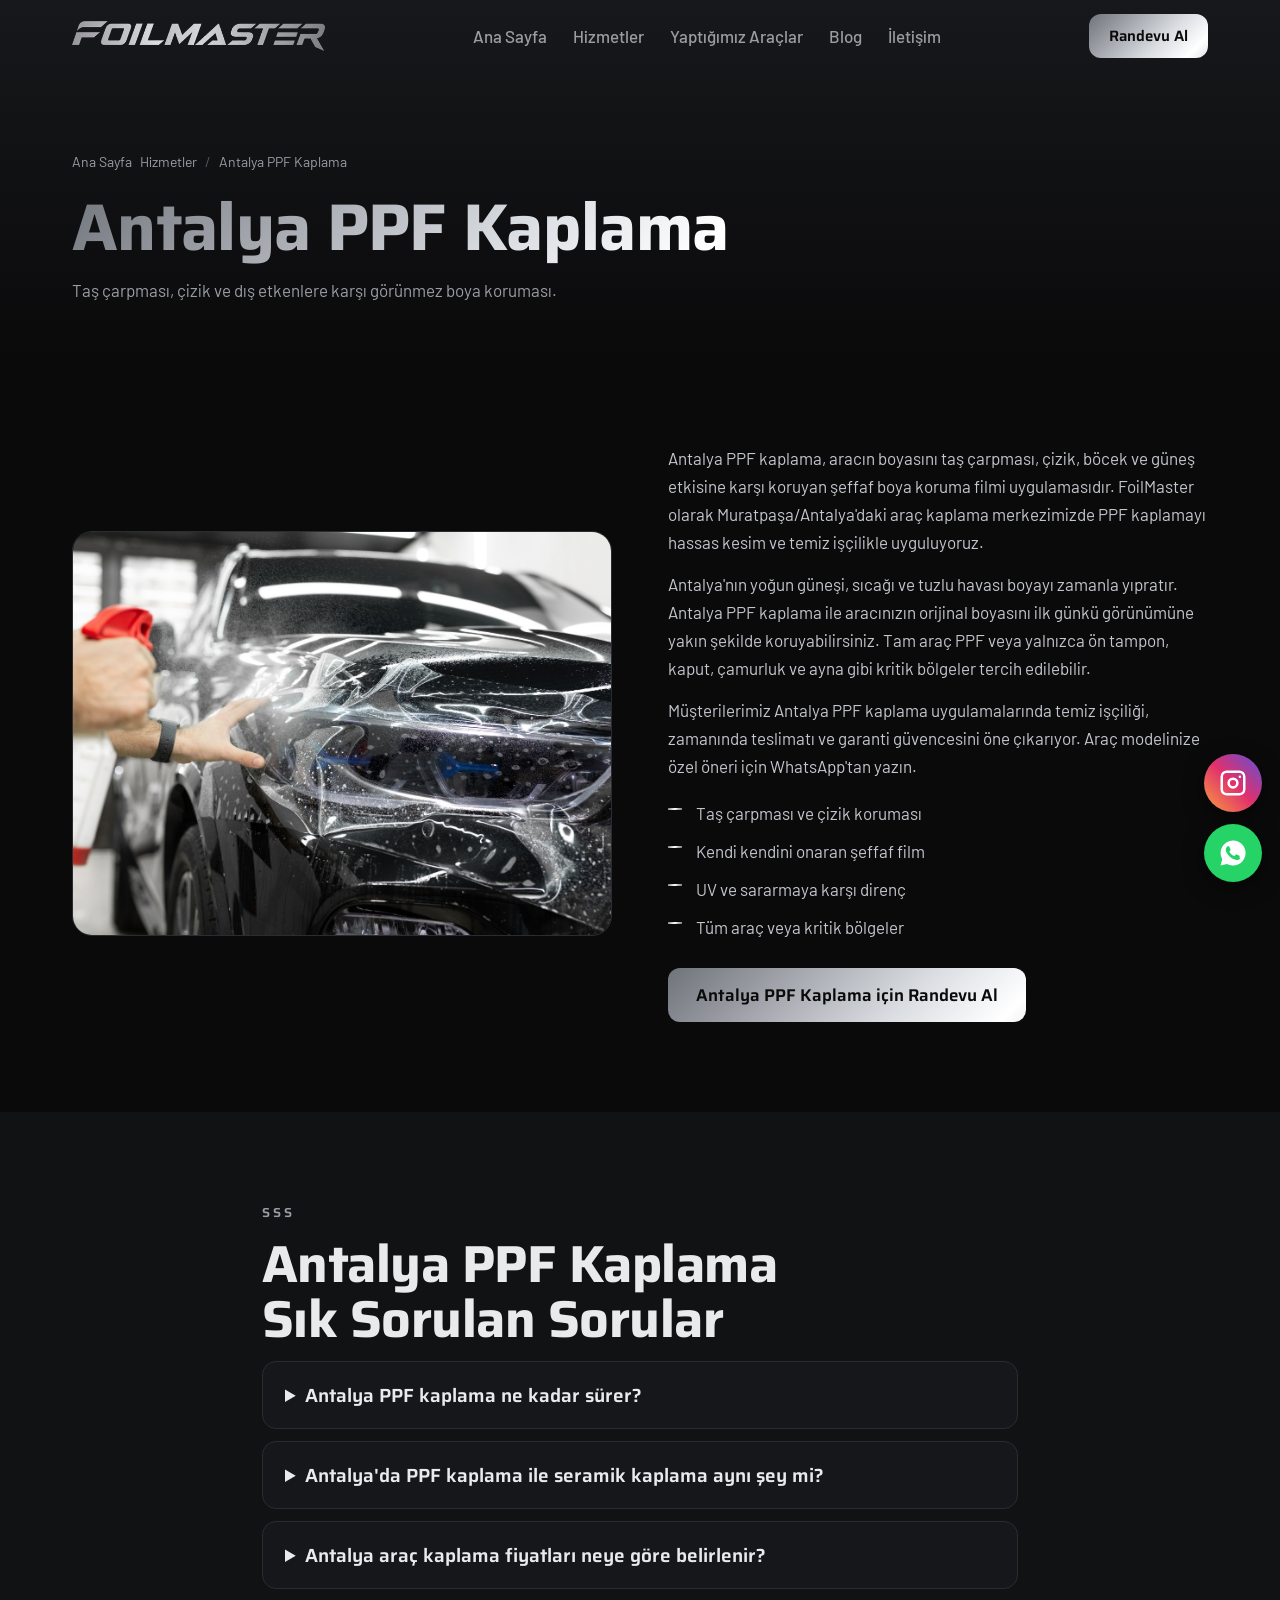
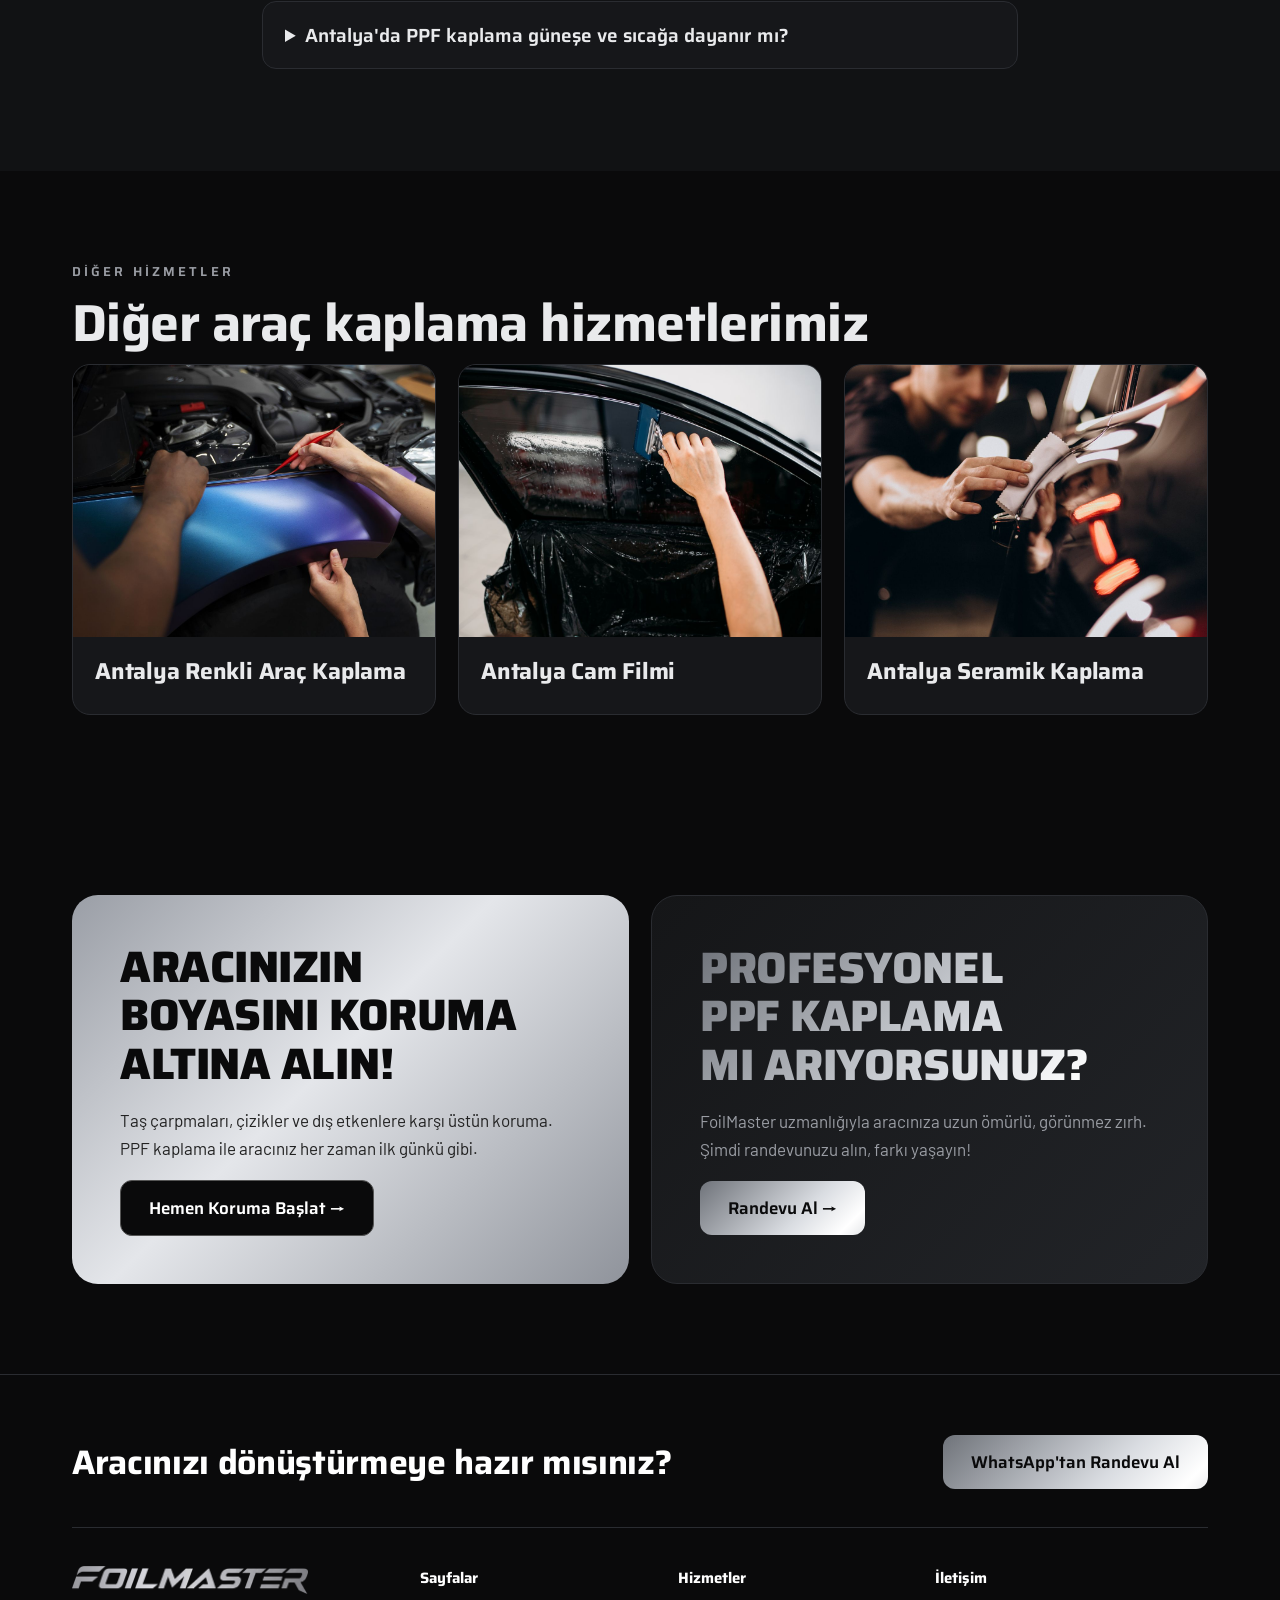
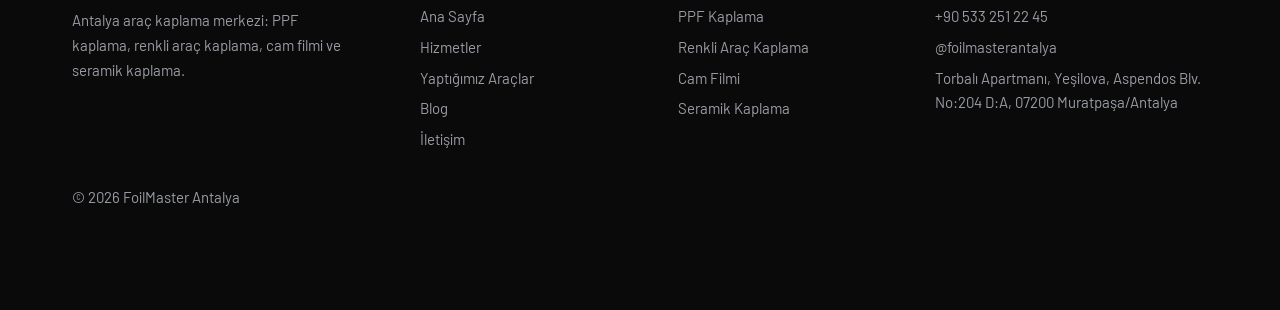
<file: antalya-ppf-kaplama/index.html>
<!DOCTYPE html><html lang="tr"><head><meta charset="utf-8"><meta name="viewport" content="width=device-width,initial-scale=1"><script>document.documentElement.className="js"</script><title>Antalya PPF Kaplama | Boya Koruma Filmi | FoilMaster</title><meta name="description" content="Antalya PPF kaplama ile aracınızın boyasını taş çarpması, çizik ve güneşe karşı koruyun. Muratpaşa'da FoilMaster araç kaplama merkezi."><link rel="canonical" href="https://KULLANICIADI.github.io/foilmaster/antalya-ppf-kaplama/"><meta name="robots" content="index,follow,max-image-preview:large"><meta name="geo.region" content="TR-07"><meta name="geo.placename" content="Antalya"><meta name="theme-color" content="#0a0a0b"><meta property="og:type" content="website"><meta property="og:title" content="Antalya PPF Kaplama | Boya Koruma Filmi | FoilMaster"><meta property="og:description" content="Antalya PPF kaplama ile aracınızın boyasını taş çarpması, çizik ve güneşe karşı koruyun. Muratpaşa'da FoilMaster araç kaplama merkezi."><meta property="og:image" content="https://KULLANICIADI.github.io/foilmaster/img/ppf.jpg"><meta property="og:locale" content="tr_TR"><link rel="icon" href="../img/logo.png"><link rel="preconnect" href="https://fonts.googleapis.com"><link rel="preconnect" href="https://fonts.gstatic.com" crossorigin><link href="https://fonts.googleapis.com/css2?family=Barlow:wght@400;500;600&family=Saira:wght@500;600;700;800&display=swap" rel="stylesheet"><link rel="stylesheet" href="../style.css"><script type="application/ld+json">{"@context": "https://schema.org", "@type": "AutoBodyShop", "name": "FoilMaster Antalya", "description": "Antalya araç kaplama merkezi: PPF kaplama, renkli araç kaplama, cam filmi ve seramik kaplama.", "url": "https://KULLANICIADI.github.io/foilmaster/", "telephone": "+90 533 251 22 45", "image": "https://KULLANICIADI.github.io/foilmaster/img/ppf.jpg", "sameAs": ["https://www.instagram.com/foilmasterantalya", "https://share.google/dTnsp2cPyDl6CUMNu"], "hasMap": "https://share.google/dTnsp2cPyDl6CUMNu", "address": {"@type": "PostalAddress", "streetAddress": "Torbalı Apartmanı, Yeşilova, Aspendos Blv. No:204 D:A", "addressLocality": "Muratpaşa", "addressRegion": "Antalya", "postalCode": "07200", "addressCountry": "TR"}, "areaServed": "Antalya"}</script><script type="application/ld+json">{"@context": "https://schema.org", "@type": "BreadcrumbList", "itemListElement": [{"@type": "ListItem", "position": 1, "name": "Ana Sayfa", "item": "https://KULLANICIADI.github.io/foilmaster/"}, {"@type": "ListItem", "position": 2, "name": "Hizmetler", "item": "https://KULLANICIADI.github.io/foilmaster/hizmetler/"}, {"@type": "ListItem", "position": 3, "name": "Antalya PPF Kaplama", "item": "https://KULLANICIADI.github.io/foilmaster/antalya-ppf-kaplama/"}]}</script><script type="application/ld+json">{"@context": "https://schema.org", "@type": "Service", "name": "Antalya PPF Kaplama", "areaServed": "Antalya", "description": "Antalya PPF kaplama ile aracınızın boyasını taş çarpması, çizik ve güneşe karşı koruyun. Muratpaşa'da FoilMaster araç kaplama merkezi.", "provider": {"@type": "AutoBodyShop", "name": "FoilMaster Antalya", "telephone": "+90 533 251 22 45"}}</script><script type="application/ld+json">{"@context": "https://schema.org", "@type": "FAQPage", "mainEntity": [{"@type": "Question", "name": "Antalya PPF kaplama ne kadar sürer?", "acceptedAnswer": {"@type": "Answer", "text": "Antalya PPF kaplama süresi aracın boyutuna ve kaplanacak bölge sayısına göre değişir. Müşterilerimiz tam PPF uygulamasında aracını genellikle birkaç gün içinde teslim alıyor."}}, {"@type": "Question", "name": "Antalya'da PPF kaplama ile seramik kaplama aynı şey mi?", "acceptedAnswer": {"@type": "Answer", "text": "Hayır. PPF taş çarpması ve çizik gibi fiziksel darbelere karşı, seramik kaplama ise parlaklık, su itme ve kimyasal korumaya yöneliktir. Antalya seramik kaplama ile PPF birlikte de uygulanabilir."}}, {"@type": "Question", "name": "Antalya araç kaplama fiyatları neye göre belirlenir?", "acceptedAnswer": {"@type": "Answer", "text": "Antalya araç kaplama fiyatı; aracın modeline, kaplama türüne (PPF, renkli kaplama, cam filmi, seramik), seçilen film kalitesine ve kapsama göre değişir. Net fiyat için WhatsApp'tan araç modelinizi yazmanız yeterli."}}, {"@type": "Question", "name": "Antalya'da PPF kaplama güneşe ve sıcağa dayanır mı?", "acceptedAnswer": {"@type": "Answer", "text": "Kaliteli PPF filmleri UV ışınlarına ve yüksek sıcaklığa dayanacak şekilde üretilir. Antalya'nın yoğun güneşi ve tuzlu havası düşünüldüğünde PPF boyanın solmasını ve yıpranmasını yavaşlatır."}}]}</script></head><body><div id="pg"></div>
<header><div class="w nav"><a href="../"><img src="../img/logo.png" alt="FoilMaster Antalya logo"></a><ul><li><a href="../">Ana Sayfa</a></li><li><a href="../hizmetler/">Hizmetler</a></li><li><a href="../araclarimiz/">Yaptığımız Araçlar</a></li><li><a href="../blog/">Blog</a></li><li><a href="../#iletisim">İletişim</a></li></ul><a class="btn b1" href="https://wa.me/905332512245?text=Merhaba%2C%20FoilMaster%27dan%20bilgi%20ve%20randevu%20almak%20istiyorum." target="_blank" rel="noopener" style="padding:10px 20px;font-size:15px">Randevu Al</a><button class="bt" aria-label="Menü">☰</button></div></header>
<div class="ph"><div class="w"><nav class="bc" aria-label="Konum"><a href="../">Ana Sayfa</a><a href="../hizmetler/">Hizmetler</a><span>Antalya PPF Kaplama</span></nav><h1><span class="sil">Antalya PPF Kaplama</span></h1><p>Taş çarpması, çizik ve dış etkenlere karşı görünmez boya koruması.</p></div></div><section><div class="w"><div class="sp" style="margin-bottom:0"><div class="im"><img src="../img/ppf.jpg" alt="Antalya PPF Kaplama"></div><div><p>Antalya PPF kaplama, aracın boyasını taş çarpması, çizik, böcek ve güneş etkisine karşı koruyan şeffaf boya koruma filmi uygulamasıdır. FoilMaster olarak Muratpaşa/Antalya'daki araç kaplama merkezimizde PPF kaplamayı hassas kesim ve temiz işçilikle uyguluyoruz.</p><p>Antalya'nın yoğun güneşi, sıcağı ve tuzlu havası boyayı zamanla yıpratır. Antalya PPF kaplama ile aracınızın orijinal boyasını ilk günkü görünümüne yakın şekilde koruyabilirsiniz. Tam araç PPF veya yalnızca ön tampon, kaput, çamurluk ve ayna gibi kritik bölgeler tercih edilebilir.</p><p>Müşterilerimiz Antalya PPF kaplama uygulamalarında temiz işçiliği, zamanında teslimatı ve garanti güvencesini öne çıkarıyor. Araç modelinize özel öneri için WhatsApp'tan yazın.</p><ul><li>Taş çarpması ve çizik koruması</li><li>Kendi kendini onaran şeffaf film</li><li>UV ve sararmaya karşı direnç</li><li>Tüm araç veya kritik bölgeler</li></ul><a class="btn b1" href="https://wa.me/905332512245?text=Merhaba%2C%20Antalya%20PPF%20Kaplama%20i%C3%A7in%20bilgi%20ve%20randevu%20almak%20istiyorum." target="_blank" rel="noopener">Antalya PPF Kaplama için Randevu Al</a></div></div></div></section><section class=alt><div class="w" style="max-width:800px"><span class="ey">SSS</span><h2 class="h">Antalya PPF Kaplama Sık Sorulan Sorular</h2><details><summary>Antalya PPF kaplama ne kadar sürer?</summary><p>Antalya PPF kaplama süresi aracın boyutuna ve kaplanacak bölge sayısına göre değişir. Müşterilerimiz tam PPF uygulamasında aracını genellikle birkaç gün içinde teslim alıyor.</p></details><details><summary>Antalya'da PPF kaplama ile seramik kaplama aynı şey mi?</summary><p>Hayır. PPF taş çarpması ve çizik gibi fiziksel darbelere karşı, seramik kaplama ise parlaklık, su itme ve kimyasal korumaya yöneliktir. Antalya seramik kaplama ile PPF birlikte de uygulanabilir.</p></details><details><summary>Antalya araç kaplama fiyatları neye göre belirlenir?</summary><p>Antalya araç kaplama fiyatı; aracın modeline, kaplama türüne (PPF, renkli kaplama, cam filmi, seramik), seçilen film kalitesine ve kapsama göre değişir. Net fiyat için WhatsApp'tan araç modelinizi yazmanız yeterli.</p></details><details><summary>Antalya'da PPF kaplama güneşe ve sıcağa dayanır mı?</summary><p>Kaliteli PPF filmleri UV ışınlarına ve yüksek sıcaklığa dayanacak şekilde üretilir. Antalya'nın yoğun güneşi ve tuzlu havası düşünüldüğünde PPF boyanın solmasını ve yıpranmasını yavaşlatır.</p></details></div></section><section><div class="w"><span class="ey">Diğer hizmetler</span><h2 class="h">Diğer araç kaplama hizmetlerimiz</h2><div class="g g3"><a class="card" href="../antalya-renkli-arac-kaplama/"><img src="../img/renkli.jpg" alt="Antalya Renkli Araç Kaplama" loading="lazy"><div class="in"><h3>Antalya Renkli Araç Kaplama</h3></div></a><a class="card" href="../antalya-cam-filmi/"><img src="../img/cam.jpg" alt="Antalya Cam Filmi" loading="lazy"><div class="in"><h3>Antalya Cam Filmi</h3></div></a><a class="card" href="../antalya-seramik-kaplama/"><img src="../img/seramik.jpg" alt="Antalya Seramik Kaplama" loading="lazy"><div class="in"><h3>Antalya Seramik Kaplama</h3></div></a></div></div></section><section><div class="w cc"><div class="ct c1"><h2>Aracınızın boyasını koruma altına alın!</h2><p>Taş çarpmaları, çizikler ve dış etkenlere karşı üstün koruma. PPF kaplama ile aracınız her zaman ilk günkü gibi.</p><div><a class="btn b2" href="https://wa.me/905332512245?text=Merhaba%2C%20arac%C4%B1m%C4%B1n%20boyas%C4%B1n%C4%B1%20korumaya%20ba%C5%9Flamak%20istiyorum." target="_blank" rel="noopener">Hemen Koruma Başlat →</a></div></div><div class="ct c2"><h2 class="sil">Profesyonel PPF kaplama mı arıyorsunuz?</h2><p>FoilMaster uzmanlığıyla aracınıza uzun ömürlü, görünmez zırh. Şimdi randevunuzu alın, farkı yaşayın!</p><div><a class="btn b1" href="https://wa.me/905332512245?text=Merhaba%2C%20PPF%20kaplama%20i%C3%A7in%20randevu%20almak%20istiyorum." target="_blank" rel="noopener">Randevu Al →</a></div></div></div></section>
<footer><div class="w"><div class="fcta"><h3>Aracınızı dönüştürmeye hazır mısınız?</h3><a class="btn b1" href="https://wa.me/905332512245?text=Merhaba%2C%20arac%C4%B1m%20i%C3%A7in%20kaplama%20bilgisi%20ve%20randevu%20almak%20istiyorum." target="_blank" rel="noopener">WhatsApp'tan Randevu Al</a></div><div class="fg"><div><img src="../img/logo.png" alt="FoilMaster" style="height:28px;margin-bottom:14px"><p>Antalya araç kaplama merkezi: PPF kaplama, renkli araç kaplama, cam filmi ve seramik kaplama.</p></div><div><h4>Sayfalar</h4><a href="../">Ana Sayfa</a><a href="../hizmetler/">Hizmetler</a><a href="../araclarimiz/">Yaptığımız Araçlar</a><a href="../blog/">Blog</a><a href="../#iletisim">İletişim</a></div><div><h4>Hizmetler</h4><a href="../antalya-ppf-kaplama/">PPF Kaplama</a><a href="../antalya-renkli-arac-kaplama/">Renkli Araç Kaplama</a><a href="../antalya-cam-filmi/">Cam Filmi</a><a href="../antalya-seramik-kaplama/">Seramik Kaplama</a></div><div><h4>İletişim</h4><a href="tel:+905332512245">+90 533 251 22 45</a><a href="https://www.instagram.com/foilmasterantalya" target="_blank" rel="noopener">@foilmasterantalya</a><p><a href="https://share.google/dTnsp2cPyDl6CUMNu" target="_blank" rel="noopener">Torbalı Apartmanı, Yeşilova, Aspendos Blv. No:204 D:A, 07200 Muratpaşa/Antalya</a></p></div></div><p style="margin-top:30px">© 2026 FoilMaster Antalya</p></div></footer>
<div class="fl"><a class="ig" href="https://www.instagram.com/foilmasterantalya" target="_blank" rel="noopener" aria-label="Instagram"><svg viewBox="0 0 24 24"><path d="M7 2h10a5 5 0 0 1 5 5v10a5 5 0 0 1-5 5H7a5 5 0 0 1-5-5V7a5 5 0 0 1 5-5zm0 2a3 3 0 0 0-3 3v10a3 3 0 0 0 3 3h10a3 3 0 0 0 3-3V7a3 3 0 0 0-3-3H7zm5 3.5a4.5 4.5 0 1 1 0 9 4.5 4.5 0 0 1 0-9zm0 2a2.5 2.5 0 1 0 0 5 2.5 2.5 0 0 0 0-5zM17.5 6a1 1 0 1 1 0 2 1 1 0 0 1 0-2z"/></svg></a><a class="wa" href="https://wa.me/905332512245?text=Merhaba%2C%20FoilMaster%27dan%20bilgi%20ve%20randevu%20almak%20istiyorum." target="_blank" rel="noopener" aria-label="WhatsApp"><svg viewBox="0 0 24 24"><path d="M12 2a10 10 0 0 0-8.6 15L2 22l5.1-1.3A10 10 0 1 0 12 2zm5.8 14.2c-.2.7-1.4 1.3-1.9 1.3-.5.1-1.1.1-1.8-.1-.4-.1-1-.3-1.7-.6-3-1.3-4.9-4.3-5-4.5-.1-.2-1.2-1.6-1.2-3s.8-2.1 1-2.4c.3-.3.6-.3.8-.3h.6c.2 0 .4 0 .6.5l.8 2c.1.2.1.3 0 .5l-.3.5-.4.4c-.1.2-.3.3-.1.6.2.3.7 1.2 1.5 1.9 1 .9 1.9 1.2 2.2 1.3.3.1.4.1.6-.1l.8-1c.2-.3.4-.2.6-.1l1.9.9c.3.1.5.2.5.3.1.1.1.7-.1 1.4z"/></svg></a></div><div id="lb"><img alt="Büyük görsel"></div><script src="../main.js"></script></body></html>
</file>
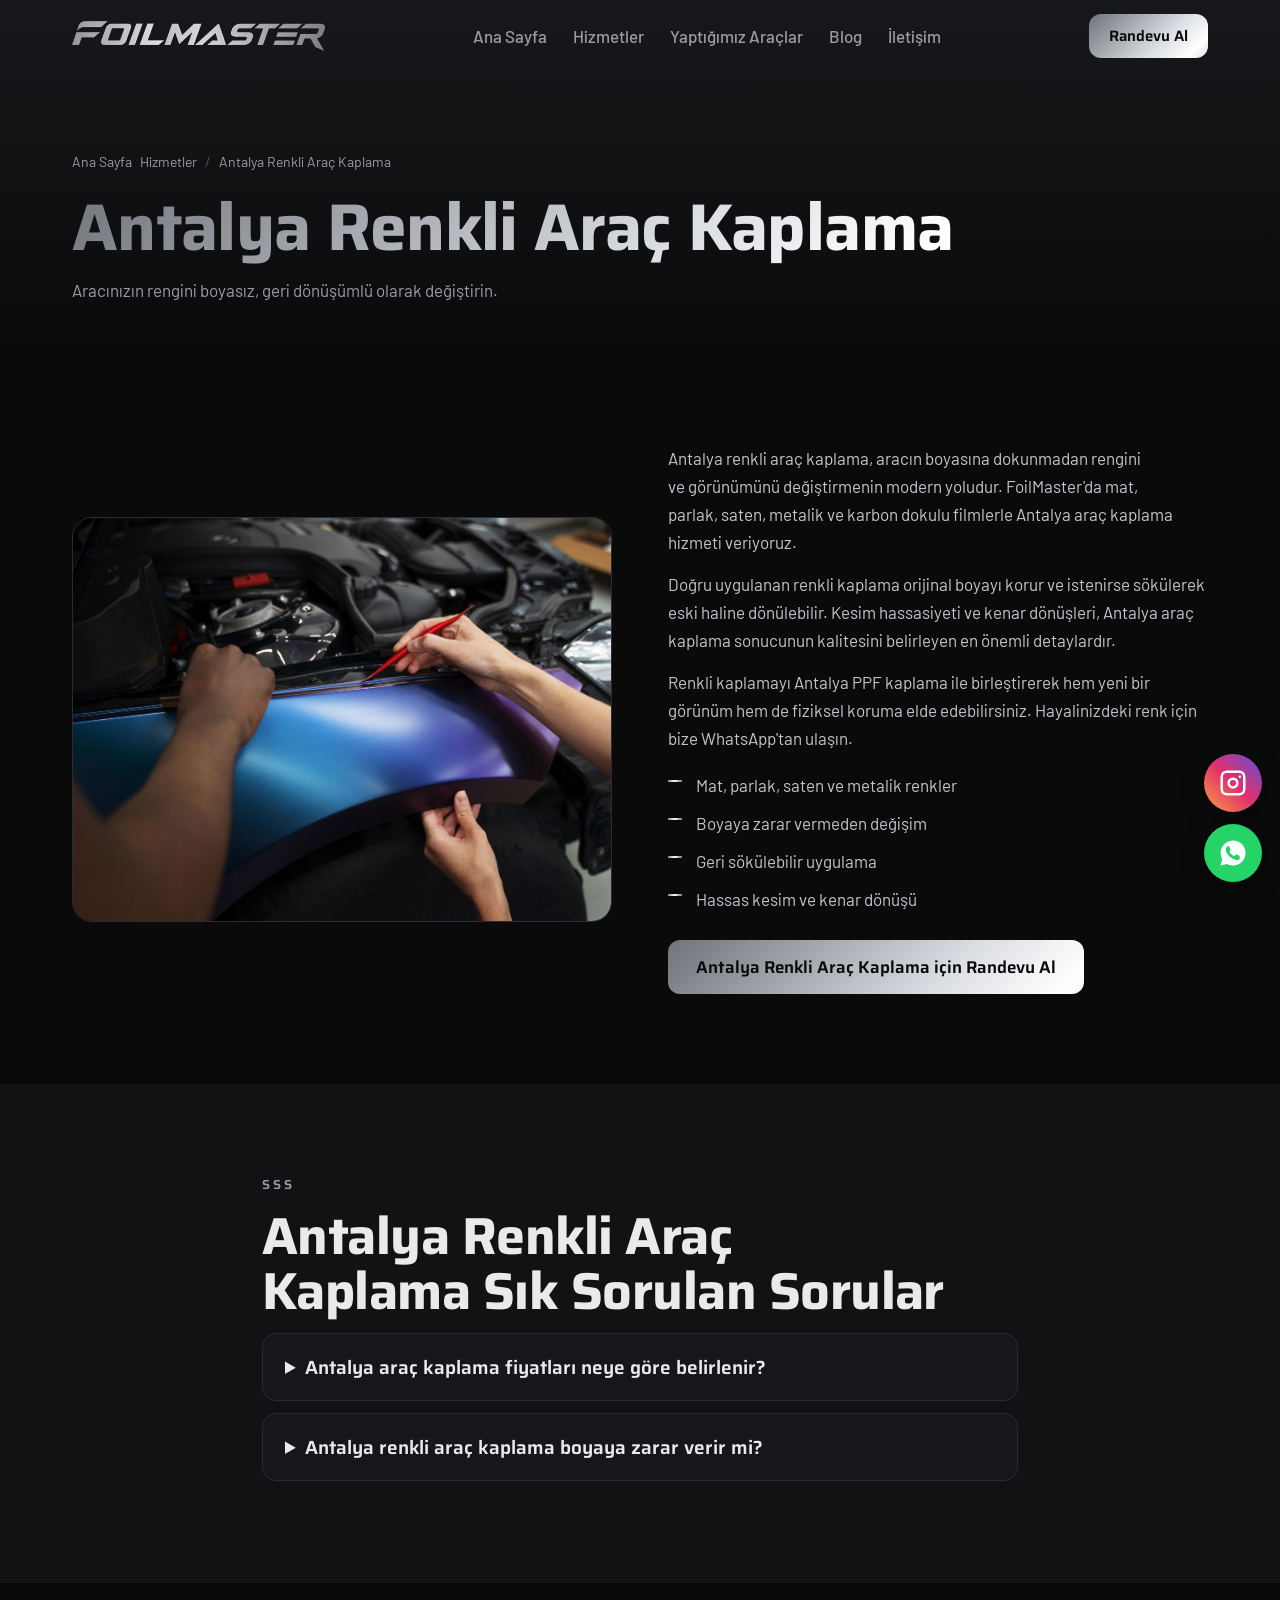
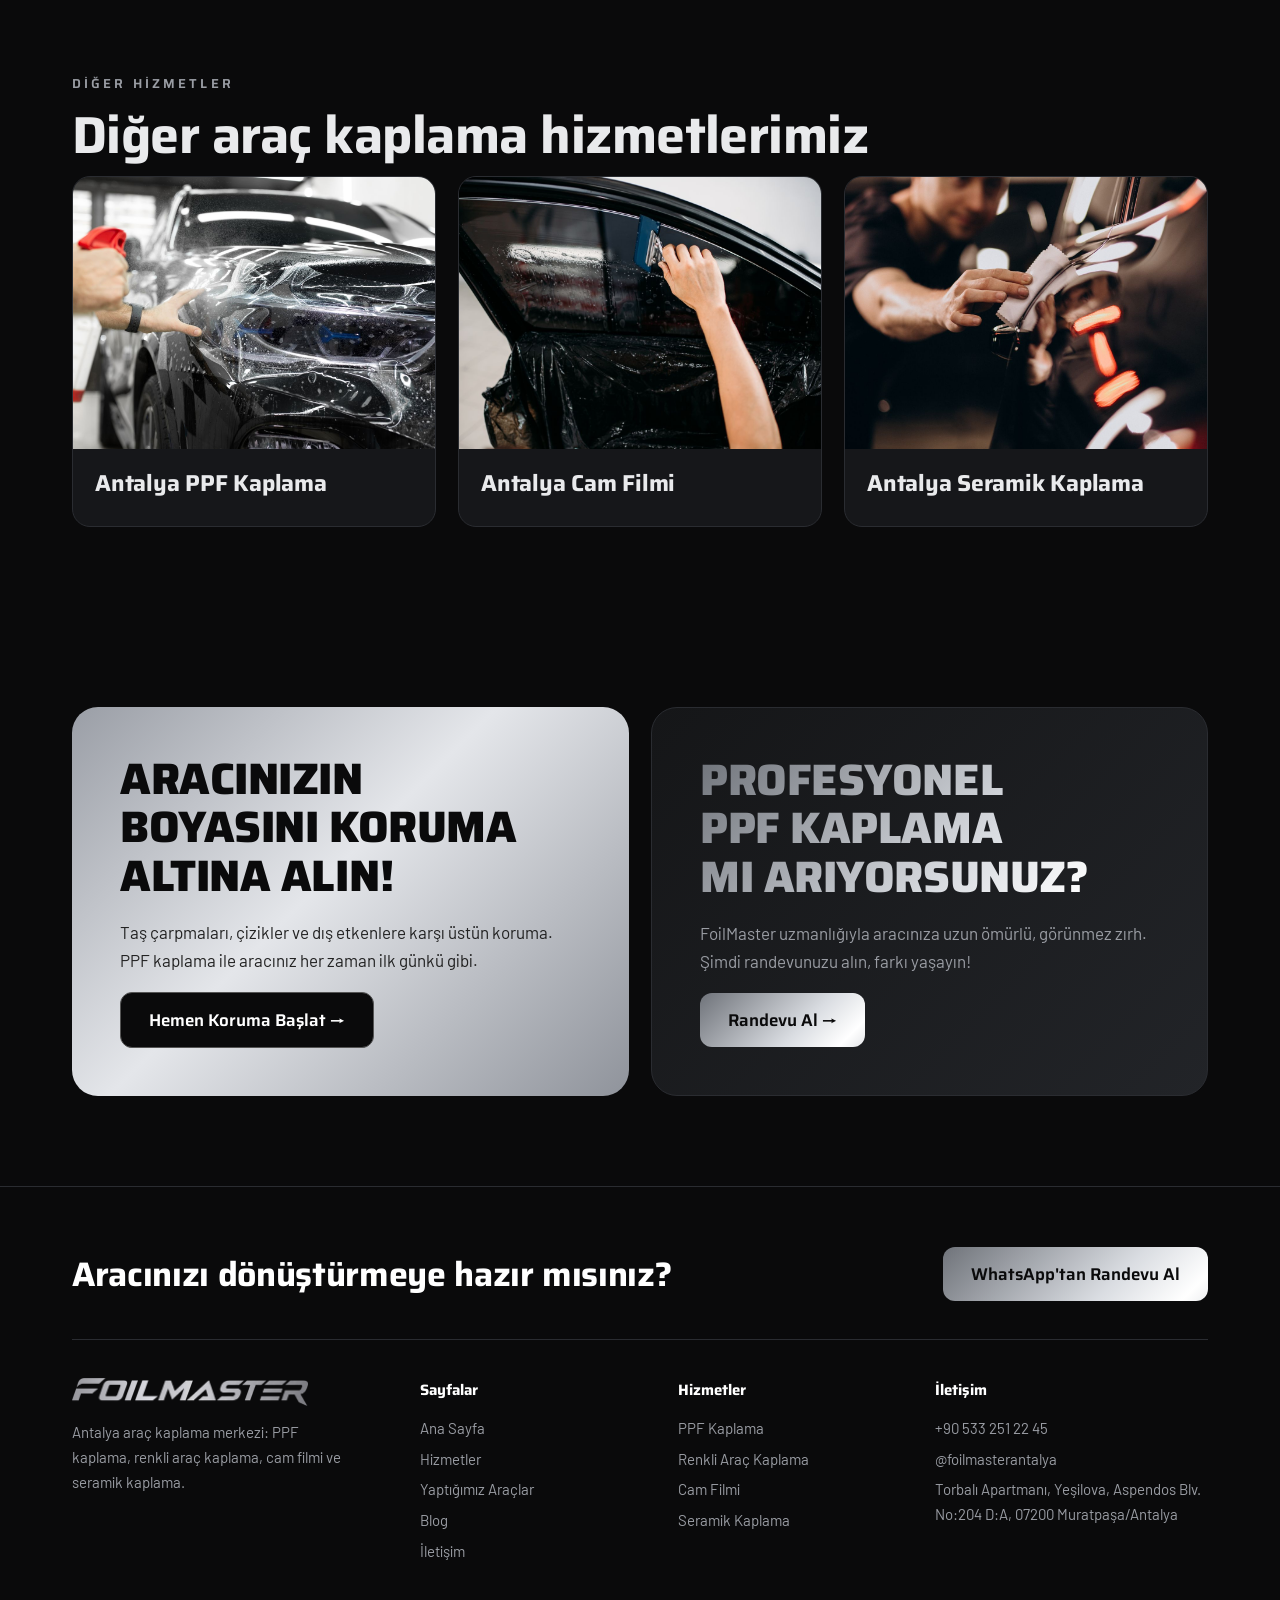
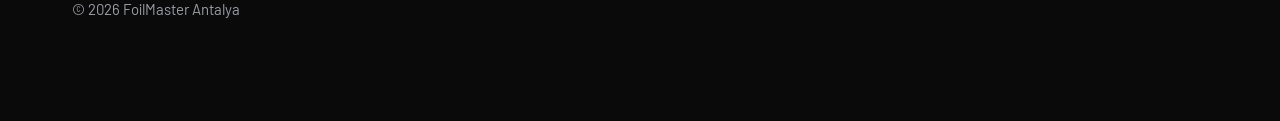
<file: antalya-renkli-arac-kaplama/index.html>
<!DOCTYPE html><html lang="tr"><head><meta charset="utf-8"><meta name="viewport" content="width=device-width,initial-scale=1"><script>document.documentElement.className="js"</script><title>Antalya Renkli Araç Kaplama | Mat, Parlak, Saten | FoilMaster</title><meta name="description" content="Antalya renkli araç kaplama ile aracınızın rengini boyasız değiştirin. Mat, parlak, saten ve metalik seçenekler. FoilMaster Antalya."><link rel="canonical" href="https://KULLANICIADI.github.io/foilmaster/antalya-renkli-arac-kaplama/"><meta name="robots" content="index,follow,max-image-preview:large"><meta name="geo.region" content="TR-07"><meta name="geo.placename" content="Antalya"><meta name="theme-color" content="#0a0a0b"><meta property="og:type" content="website"><meta property="og:title" content="Antalya Renkli Araç Kaplama | Mat, Parlak, Saten | FoilMaster"><meta property="og:description" content="Antalya renkli araç kaplama ile aracınızın rengini boyasız değiştirin. Mat, parlak, saten ve metalik seçenekler. FoilMaster Antalya."><meta property="og:image" content="https://KULLANICIADI.github.io/foilmaster/img/renkli.jpg"><meta property="og:locale" content="tr_TR"><link rel="icon" href="../img/logo.png"><link rel="preconnect" href="https://fonts.googleapis.com"><link rel="preconnect" href="https://fonts.gstatic.com" crossorigin><link href="https://fonts.googleapis.com/css2?family=Barlow:wght@400;500;600&family=Saira:wght@500;600;700;800&display=swap" rel="stylesheet"><link rel="stylesheet" href="../style.css"><script type="application/ld+json">{"@context": "https://schema.org", "@type": "AutoBodyShop", "name": "FoilMaster Antalya", "description": "Antalya araç kaplama merkezi: PPF kaplama, renkli araç kaplama, cam filmi ve seramik kaplama.", "url": "https://KULLANICIADI.github.io/foilmaster/", "telephone": "+90 533 251 22 45", "image": "https://KULLANICIADI.github.io/foilmaster/img/renkli.jpg", "sameAs": ["https://www.instagram.com/foilmasterantalya", "https://share.google/dTnsp2cPyDl6CUMNu"], "hasMap": "https://share.google/dTnsp2cPyDl6CUMNu", "address": {"@type": "PostalAddress", "streetAddress": "Torbalı Apartmanı, Yeşilova, Aspendos Blv. No:204 D:A", "addressLocality": "Muratpaşa", "addressRegion": "Antalya", "postalCode": "07200", "addressCountry": "TR"}, "areaServed": "Antalya"}</script><script type="application/ld+json">{"@context": "https://schema.org", "@type": "BreadcrumbList", "itemListElement": [{"@type": "ListItem", "position": 1, "name": "Ana Sayfa", "item": "https://KULLANICIADI.github.io/foilmaster/"}, {"@type": "ListItem", "position": 2, "name": "Hizmetler", "item": "https://KULLANICIADI.github.io/foilmaster/hizmetler/"}, {"@type": "ListItem", "position": 3, "name": "Antalya Renkli Araç Kaplama", "item": "https://KULLANICIADI.github.io/foilmaster/antalya-renkli-arac-kaplama/"}]}</script><script type="application/ld+json">{"@context": "https://schema.org", "@type": "Service", "name": "Antalya Renkli Araç Kaplama", "areaServed": "Antalya", "description": "Antalya renkli araç kaplama ile aracınızın rengini boyasız değiştirin. Mat, parlak, saten ve metalik seçenekler. FoilMaster Antalya.", "provider": {"@type": "AutoBodyShop", "name": "FoilMaster Antalya", "telephone": "+90 533 251 22 45"}}</script><script type="application/ld+json">{"@context": "https://schema.org", "@type": "FAQPage", "mainEntity": [{"@type": "Question", "name": "Antalya araç kaplama fiyatları neye göre belirlenir?", "acceptedAnswer": {"@type": "Answer", "text": "Antalya araç kaplama fiyatı; aracın modeline, kaplama türüne (PPF, renkli kaplama, cam filmi, seramik), seçilen film kalitesine ve kapsama göre değişir. Net fiyat için WhatsApp'tan araç modelinizi yazmanız yeterli."}}, {"@type": "Question", "name": "Antalya renkli araç kaplama boyaya zarar verir mi?", "acceptedAnswer": {"@type": "Answer", "text": "Orijinal boya sağlam ve kaliteli ise doğru uygulanan renkli araç kaplama boyaya zarar vermez; istenirse sökülerek aracın eski haline dönülebilir."}}]}</script></head><body><div id="pg"></div>
<header><div class="w nav"><a href="../"><img src="../img/logo.png" alt="FoilMaster Antalya logo"></a><ul><li><a href="../">Ana Sayfa</a></li><li><a href="../hizmetler/">Hizmetler</a></li><li><a href="../araclarimiz/">Yaptığımız Araçlar</a></li><li><a href="../blog/">Blog</a></li><li><a href="../#iletisim">İletişim</a></li></ul><a class="btn b1" href="https://wa.me/905332512245?text=Merhaba%2C%20FoilMaster%27dan%20bilgi%20ve%20randevu%20almak%20istiyorum." target="_blank" rel="noopener" style="padding:10px 20px;font-size:15px">Randevu Al</a><button class="bt" aria-label="Menü">☰</button></div></header>
<div class="ph"><div class="w"><nav class="bc" aria-label="Konum"><a href="../">Ana Sayfa</a><a href="../hizmetler/">Hizmetler</a><span>Antalya Renkli Araç Kaplama</span></nav><h1><span class="sil">Antalya Renkli Araç Kaplama</span></h1><p>Aracınızın rengini boyasız, geri dönüşümlü olarak değiştirin.</p></div></div><section><div class="w"><div class="sp" style="margin-bottom:0"><div class="im"><img src="../img/renkli.jpg" alt="Antalya Renkli Araç Kaplama"></div><div><p>Antalya renkli araç kaplama, aracın boyasına dokunmadan rengini ve görünümünü değiştirmenin modern yoludur. FoilMaster'da mat, parlak, saten, metalik ve karbon dokulu filmlerle Antalya araç kaplama hizmeti veriyoruz.</p><p>Doğru uygulanan renkli kaplama orijinal boyayı korur ve istenirse sökülerek eski haline dönülebilir. Kesim hassasiyeti ve kenar dönüşleri, Antalya araç kaplama sonucunun kalitesini belirleyen en önemli detaylardır.</p><p>Renkli kaplamayı Antalya PPF kaplama ile birleştirerek hem yeni bir görünüm hem de fiziksel koruma elde edebilirsiniz. Hayalinizdeki renk için bize WhatsApp'tan ulaşın.</p><ul><li>Mat, parlak, saten ve metalik renkler</li><li>Boyaya zarar vermeden değişim</li><li>Geri sökülebilir uygulama</li><li>Hassas kesim ve kenar dönüşü</li></ul><a class="btn b1" href="https://wa.me/905332512245?text=Merhaba%2C%20Antalya%20Renkli%20Ara%C3%A7%20Kaplama%20i%C3%A7in%20bilgi%20ve%20randevu%20almak%20istiyorum." target="_blank" rel="noopener">Antalya Renkli Araç Kaplama için Randevu Al</a></div></div></div></section><section class=alt><div class="w" style="max-width:800px"><span class="ey">SSS</span><h2 class="h">Antalya Renkli Araç Kaplama Sık Sorulan Sorular</h2><details><summary>Antalya araç kaplama fiyatları neye göre belirlenir?</summary><p>Antalya araç kaplama fiyatı; aracın modeline, kaplama türüne (PPF, renkli kaplama, cam filmi, seramik), seçilen film kalitesine ve kapsama göre değişir. Net fiyat için WhatsApp'tan araç modelinizi yazmanız yeterli.</p></details><details><summary>Antalya renkli araç kaplama boyaya zarar verir mi?</summary><p>Orijinal boya sağlam ve kaliteli ise doğru uygulanan renkli araç kaplama boyaya zarar vermez; istenirse sökülerek aracın eski haline dönülebilir.</p></details></div></section><section><div class="w"><span class="ey">Diğer hizmetler</span><h2 class="h">Diğer araç kaplama hizmetlerimiz</h2><div class="g g3"><a class="card" href="../antalya-ppf-kaplama/"><img src="../img/ppf.jpg" alt="Antalya PPF Kaplama" loading="lazy"><div class="in"><h3>Antalya PPF Kaplama</h3></div></a><a class="card" href="../antalya-cam-filmi/"><img src="../img/cam.jpg" alt="Antalya Cam Filmi" loading="lazy"><div class="in"><h3>Antalya Cam Filmi</h3></div></a><a class="card" href="../antalya-seramik-kaplama/"><img src="../img/seramik.jpg" alt="Antalya Seramik Kaplama" loading="lazy"><div class="in"><h3>Antalya Seramik Kaplama</h3></div></a></div></div></section><section><div class="w cc"><div class="ct c1"><h2>Aracınızın boyasını koruma altına alın!</h2><p>Taş çarpmaları, çizikler ve dış etkenlere karşı üstün koruma. PPF kaplama ile aracınız her zaman ilk günkü gibi.</p><div><a class="btn b2" href="https://wa.me/905332512245?text=Merhaba%2C%20arac%C4%B1m%C4%B1n%20boyas%C4%B1n%C4%B1%20korumaya%20ba%C5%9Flamak%20istiyorum." target="_blank" rel="noopener">Hemen Koruma Başlat →</a></div></div><div class="ct c2"><h2 class="sil">Profesyonel PPF kaplama mı arıyorsunuz?</h2><p>FoilMaster uzmanlığıyla aracınıza uzun ömürlü, görünmez zırh. Şimdi randevunuzu alın, farkı yaşayın!</p><div><a class="btn b1" href="https://wa.me/905332512245?text=Merhaba%2C%20PPF%20kaplama%20i%C3%A7in%20randevu%20almak%20istiyorum." target="_blank" rel="noopener">Randevu Al →</a></div></div></div></section>
<footer><div class="w"><div class="fcta"><h3>Aracınızı dönüştürmeye hazır mısınız?</h3><a class="btn b1" href="https://wa.me/905332512245?text=Merhaba%2C%20arac%C4%B1m%20i%C3%A7in%20kaplama%20bilgisi%20ve%20randevu%20almak%20istiyorum." target="_blank" rel="noopener">WhatsApp'tan Randevu Al</a></div><div class="fg"><div><img src="../img/logo.png" alt="FoilMaster" style="height:28px;margin-bottom:14px"><p>Antalya araç kaplama merkezi: PPF kaplama, renkli araç kaplama, cam filmi ve seramik kaplama.</p></div><div><h4>Sayfalar</h4><a href="../">Ana Sayfa</a><a href="../hizmetler/">Hizmetler</a><a href="../araclarimiz/">Yaptığımız Araçlar</a><a href="../blog/">Blog</a><a href="../#iletisim">İletişim</a></div><div><h4>Hizmetler</h4><a href="../antalya-ppf-kaplama/">PPF Kaplama</a><a href="../antalya-renkli-arac-kaplama/">Renkli Araç Kaplama</a><a href="../antalya-cam-filmi/">Cam Filmi</a><a href="../antalya-seramik-kaplama/">Seramik Kaplama</a></div><div><h4>İletişim</h4><a href="tel:+905332512245">+90 533 251 22 45</a><a href="https://www.instagram.com/foilmasterantalya" target="_blank" rel="noopener">@foilmasterantalya</a><p><a href="https://share.google/dTnsp2cPyDl6CUMNu" target="_blank" rel="noopener">Torbalı Apartmanı, Yeşilova, Aspendos Blv. No:204 D:A, 07200 Muratpaşa/Antalya</a></p></div></div><p style="margin-top:30px">© 2026 FoilMaster Antalya</p></div></footer>
<div class="fl"><a class="ig" href="https://www.instagram.com/foilmasterantalya" target="_blank" rel="noopener" aria-label="Instagram"><svg viewBox="0 0 24 24"><path d="M7 2h10a5 5 0 0 1 5 5v10a5 5 0 0 1-5 5H7a5 5 0 0 1-5-5V7a5 5 0 0 1 5-5zm0 2a3 3 0 0 0-3 3v10a3 3 0 0 0 3 3h10a3 3 0 0 0 3-3V7a3 3 0 0 0-3-3H7zm5 3.5a4.5 4.5 0 1 1 0 9 4.5 4.5 0 0 1 0-9zm0 2a2.5 2.5 0 1 0 0 5 2.5 2.5 0 0 0 0-5zM17.5 6a1 1 0 1 1 0 2 1 1 0 0 1 0-2z"/></svg></a><a class="wa" href="https://wa.me/905332512245?text=Merhaba%2C%20FoilMaster%27dan%20bilgi%20ve%20randevu%20almak%20istiyorum." target="_blank" rel="noopener" aria-label="WhatsApp"><svg viewBox="0 0 24 24"><path d="M12 2a10 10 0 0 0-8.6 15L2 22l5.1-1.3A10 10 0 1 0 12 2zm5.8 14.2c-.2.7-1.4 1.3-1.9 1.3-.5.1-1.1.1-1.8-.1-.4-.1-1-.3-1.7-.6-3-1.3-4.9-4.3-5-4.5-.1-.2-1.2-1.6-1.2-3s.8-2.1 1-2.4c.3-.3.6-.3.8-.3h.6c.2 0 .4 0 .6.5l.8 2c.1.2.1.3 0 .5l-.3.5-.4.4c-.1.2-.3.3-.1.6.2.3.7 1.2 1.5 1.9 1 .9 1.9 1.2 2.2 1.3.3.1.4.1.6-.1l.8-1c.2-.3.4-.2.6-.1l1.9.9c.3.1.5.2.5.3.1.1.1.7-.1 1.4z"/></svg></a></div><div id="lb"><img alt="Büyük görsel"></div><script src="../main.js"></script></body></html>
</file>
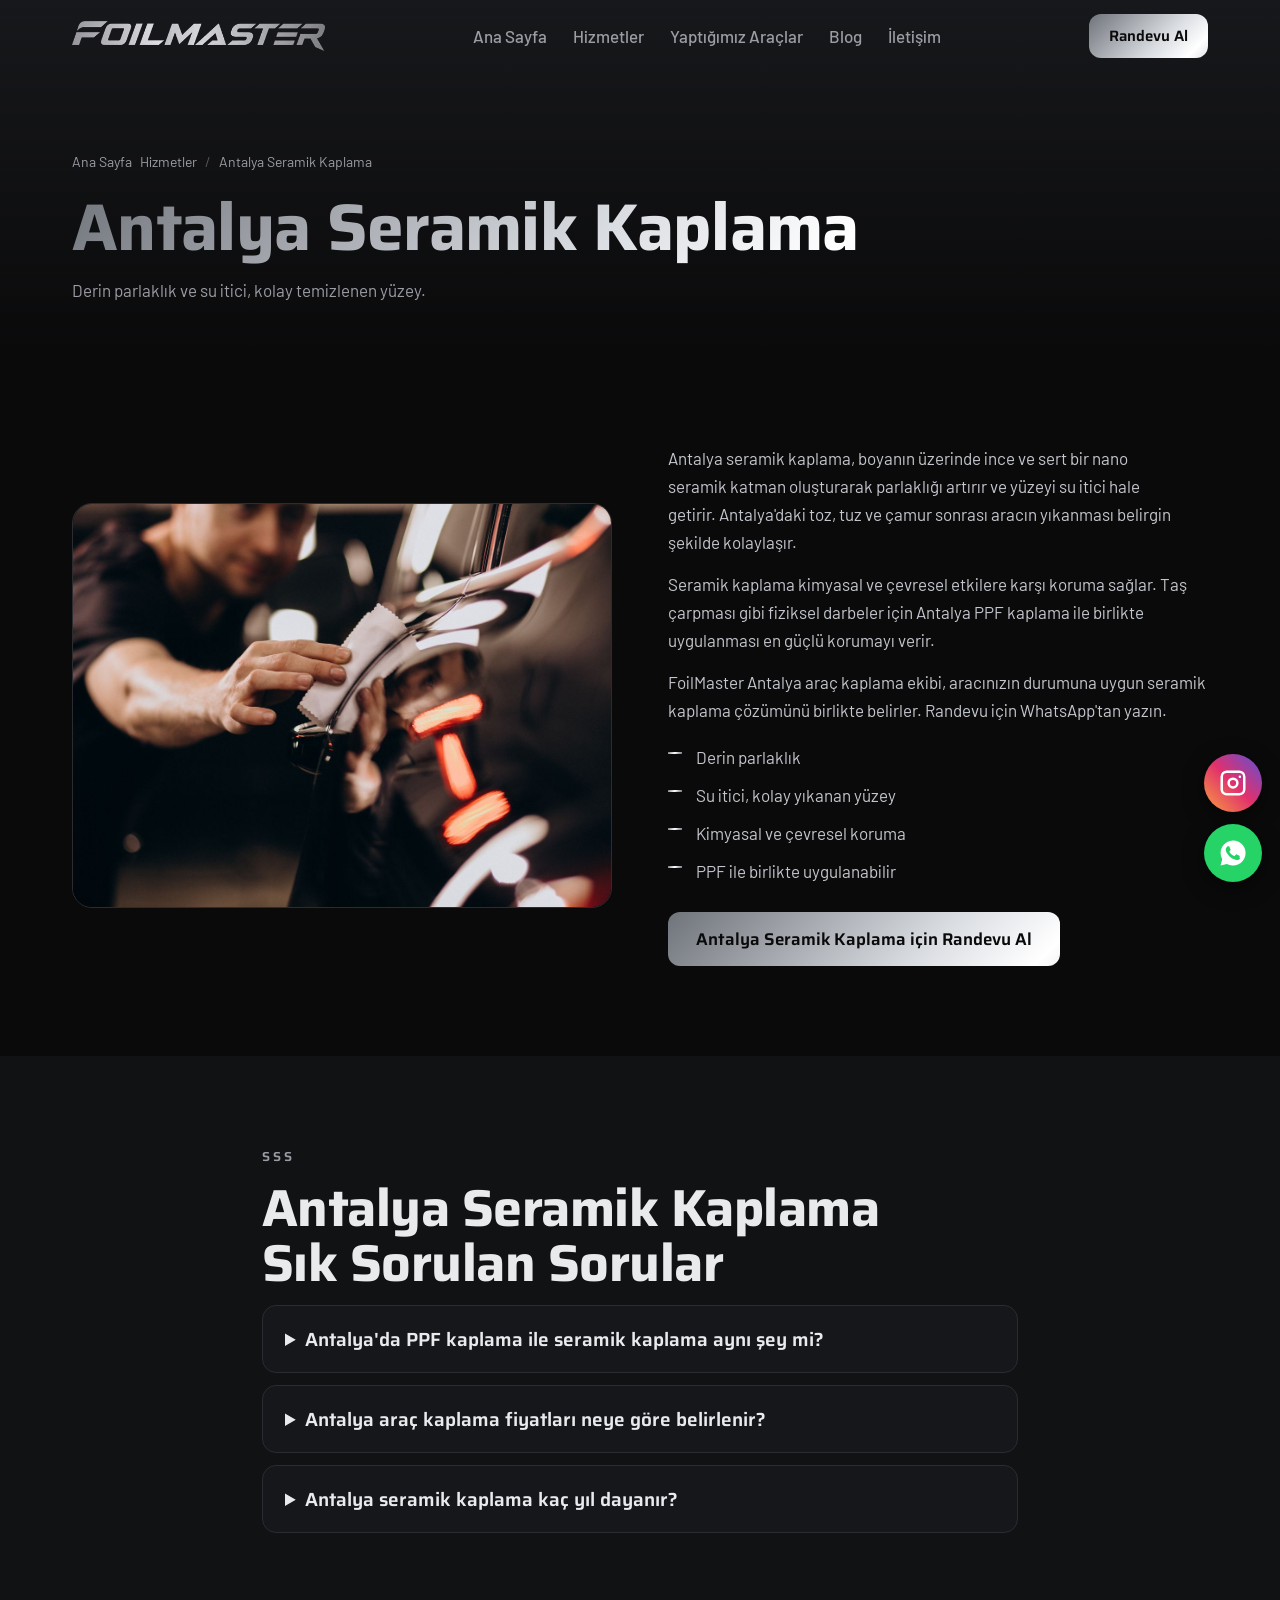
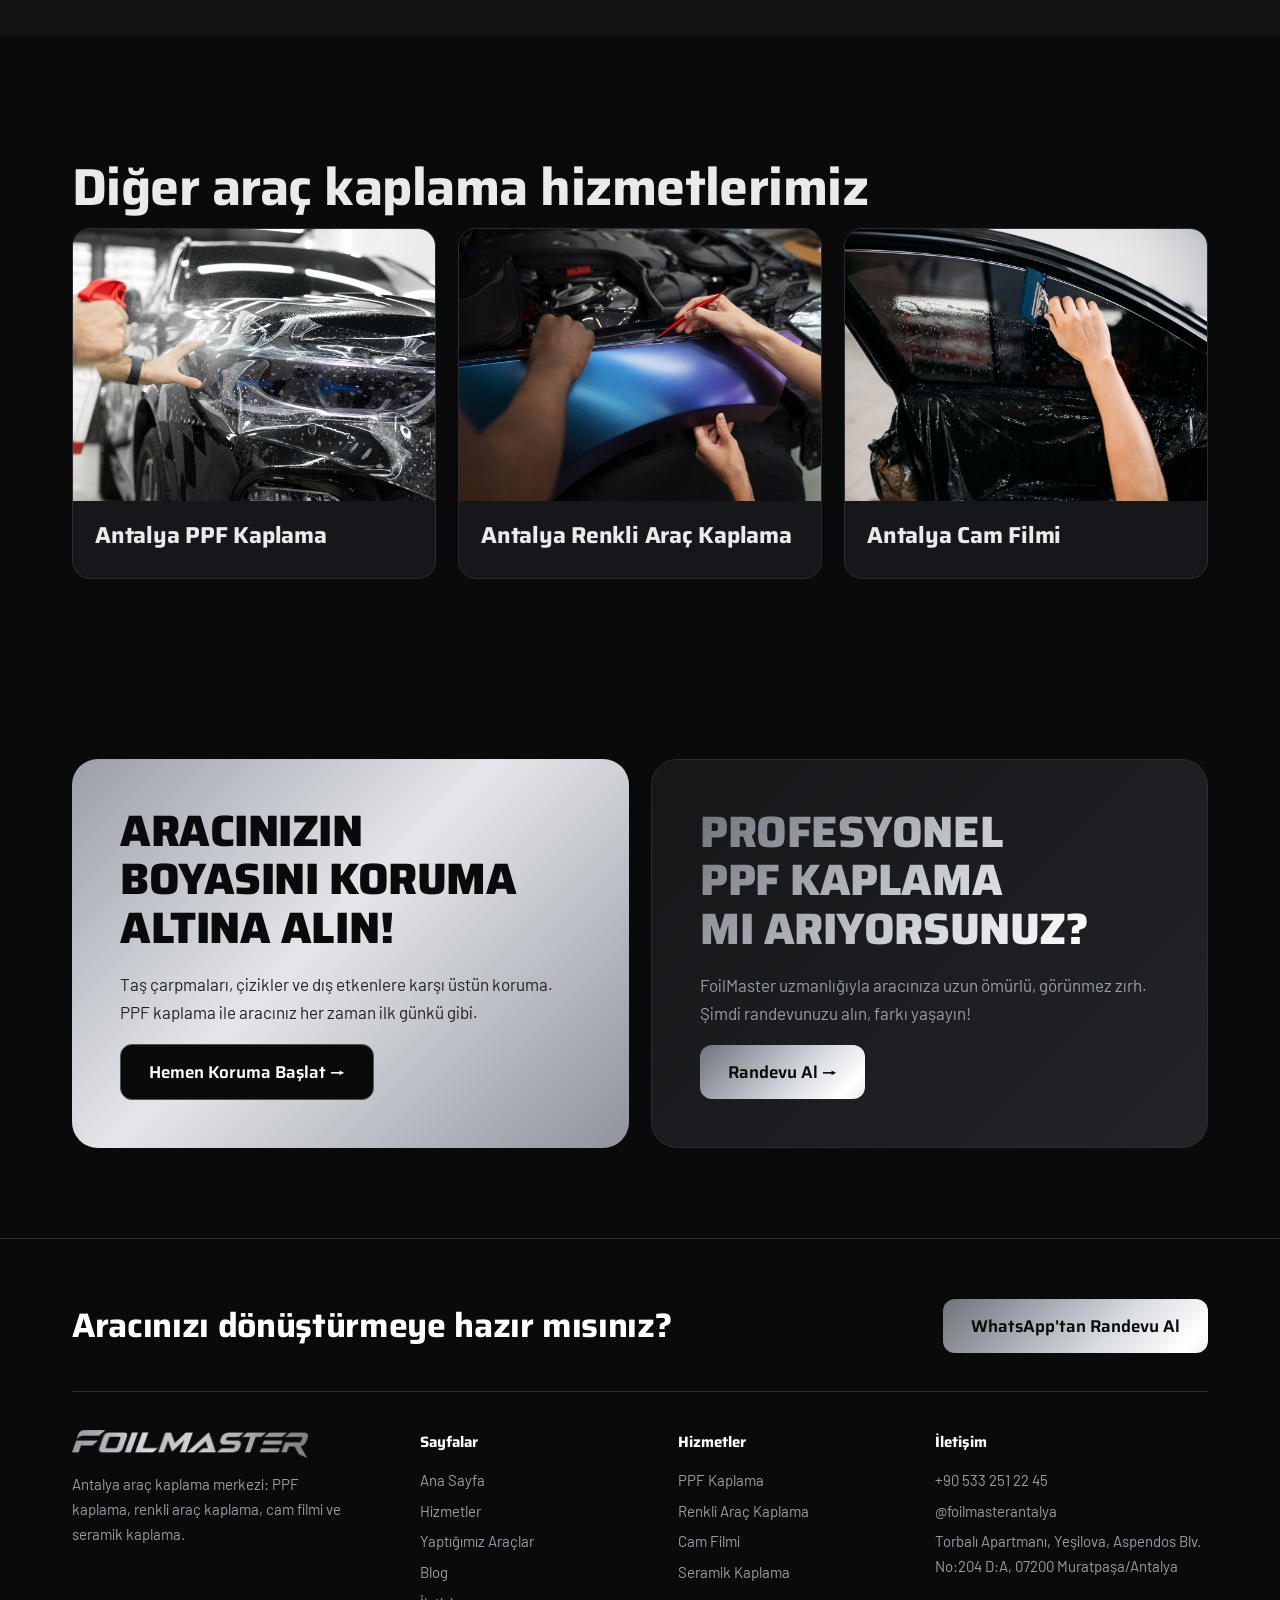
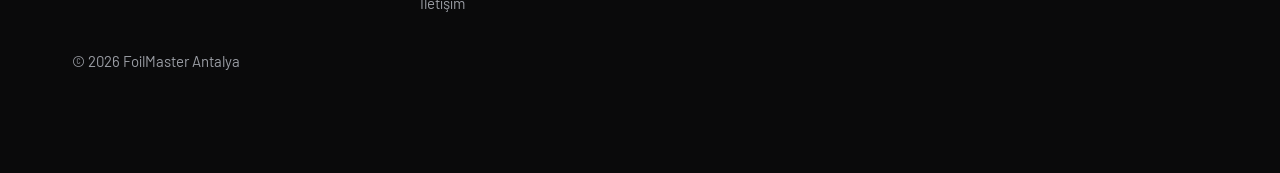
<file: antalya-seramik-kaplama/index.html>
<!DOCTYPE html><html lang="tr"><head><meta charset="utf-8"><meta name="viewport" content="width=device-width,initial-scale=1"><script>document.documentElement.className="js"</script><title>Antalya Seramik Kaplama | Nano Seramik Boya Koruma | FoilMaster</title><meta name="description" content="Antalya seramik kaplama ile derin parlaklık ve su itici koruma. Nano seramik araç kaplama için FoilMaster Antalya."><link rel="canonical" href="https://KULLANICIADI.github.io/foilmaster/antalya-seramik-kaplama/"><meta name="robots" content="index,follow,max-image-preview:large"><meta name="geo.region" content="TR-07"><meta name="geo.placename" content="Antalya"><meta name="theme-color" content="#0a0a0b"><meta property="og:type" content="website"><meta property="og:title" content="Antalya Seramik Kaplama | Nano Seramik Boya Koruma | FoilMaster"><meta property="og:description" content="Antalya seramik kaplama ile derin parlaklık ve su itici koruma. Nano seramik araç kaplama için FoilMaster Antalya."><meta property="og:image" content="https://KULLANICIADI.github.io/foilmaster/img/seramik.jpg"><meta property="og:locale" content="tr_TR"><link rel="icon" href="../img/logo.png"><link rel="preconnect" href="https://fonts.googleapis.com"><link rel="preconnect" href="https://fonts.gstatic.com" crossorigin><link href="https://fonts.googleapis.com/css2?family=Barlow:wght@400;500;600&family=Saira:wght@500;600;700;800&display=swap" rel="stylesheet"><link rel="stylesheet" href="../style.css"><script type="application/ld+json">{"@context": "https://schema.org", "@type": "AutoBodyShop", "name": "FoilMaster Antalya", "description": "Antalya araç kaplama merkezi: PPF kaplama, renkli araç kaplama, cam filmi ve seramik kaplama.", "url": "https://KULLANICIADI.github.io/foilmaster/", "telephone": "+90 533 251 22 45", "image": "https://KULLANICIADI.github.io/foilmaster/img/seramik.jpg", "sameAs": ["https://www.instagram.com/foilmasterantalya", "https://share.google/dTnsp2cPyDl6CUMNu"], "hasMap": "https://share.google/dTnsp2cPyDl6CUMNu", "address": {"@type": "PostalAddress", "streetAddress": "Torbalı Apartmanı, Yeşilova, Aspendos Blv. No:204 D:A", "addressLocality": "Muratpaşa", "addressRegion": "Antalya", "postalCode": "07200", "addressCountry": "TR"}, "areaServed": "Antalya"}</script><script type="application/ld+json">{"@context": "https://schema.org", "@type": "BreadcrumbList", "itemListElement": [{"@type": "ListItem", "position": 1, "name": "Ana Sayfa", "item": "https://KULLANICIADI.github.io/foilmaster/"}, {"@type": "ListItem", "position": 2, "name": "Hizmetler", "item": "https://KULLANICIADI.github.io/foilmaster/hizmetler/"}, {"@type": "ListItem", "position": 3, "name": "Antalya Seramik Kaplama", "item": "https://KULLANICIADI.github.io/foilmaster/antalya-seramik-kaplama/"}]}</script><script type="application/ld+json">{"@context": "https://schema.org", "@type": "Service", "name": "Antalya Seramik Kaplama", "areaServed": "Antalya", "description": "Antalya seramik kaplama ile derin parlaklık ve su itici koruma. Nano seramik araç kaplama için FoilMaster Antalya.", "provider": {"@type": "AutoBodyShop", "name": "FoilMaster Antalya", "telephone": "+90 533 251 22 45"}}</script><script type="application/ld+json">{"@context": "https://schema.org", "@type": "FAQPage", "mainEntity": [{"@type": "Question", "name": "Antalya'da PPF kaplama ile seramik kaplama aynı şey mi?", "acceptedAnswer": {"@type": "Answer", "text": "Hayır. PPF taş çarpması ve çizik gibi fiziksel darbelere karşı, seramik kaplama ise parlaklık, su itme ve kimyasal korumaya yöneliktir. Antalya seramik kaplama ile PPF birlikte de uygulanabilir."}}, {"@type": "Question", "name": "Antalya araç kaplama fiyatları neye göre belirlenir?", "acceptedAnswer": {"@type": "Answer", "text": "Antalya araç kaplama fiyatı; aracın modeline, kaplama türüne (PPF, renkli kaplama, cam filmi, seramik), seçilen film kalitesine ve kapsama göre değişir. Net fiyat için WhatsApp'tan araç modelinizi yazmanız yeterli."}}, {"@type": "Question", "name": "Antalya seramik kaplama kaç yıl dayanır?", "acceptedAnswer": {"@type": "Answer", "text": "Dayanıklılık kullanılan ürüne, uygulamaya ve bakıma bağlıdır. Doğru bakımla seramik kaplama uzun süre parlaklık ve su itici etki sağlar."}}]}</script></head><body><div id="pg"></div>
<header><div class="w nav"><a href="../"><img src="../img/logo.png" alt="FoilMaster Antalya logo"></a><ul><li><a href="../">Ana Sayfa</a></li><li><a href="../hizmetler/">Hizmetler</a></li><li><a href="../araclarimiz/">Yaptığımız Araçlar</a></li><li><a href="../blog/">Blog</a></li><li><a href="../#iletisim">İletişim</a></li></ul><a class="btn b1" href="https://wa.me/905332512245?text=Merhaba%2C%20FoilMaster%27dan%20bilgi%20ve%20randevu%20almak%20istiyorum." target="_blank" rel="noopener" style="padding:10px 20px;font-size:15px">Randevu Al</a><button class="bt" aria-label="Menü">☰</button></div></header>
<div class="ph"><div class="w"><nav class="bc" aria-label="Konum"><a href="../">Ana Sayfa</a><a href="../hizmetler/">Hizmetler</a><span>Antalya Seramik Kaplama</span></nav><h1><span class="sil">Antalya Seramik Kaplama</span></h1><p>Derin parlaklık ve su itici, kolay temizlenen yüzey.</p></div></div><section><div class="w"><div class="sp" style="margin-bottom:0"><div class="im"><img src="../img/seramik.jpg" alt="Antalya Seramik Kaplama"></div><div><p>Antalya seramik kaplama, boyanın üzerinde ince ve sert bir nano seramik katman oluşturarak parlaklığı artırır ve yüzeyi su itici hale getirir. Antalya'daki toz, tuz ve çamur sonrası aracın yıkanması belirgin şekilde kolaylaşır.</p><p>Seramik kaplama kimyasal ve çevresel etkilere karşı koruma sağlar. Taş çarpması gibi fiziksel darbeler için Antalya PPF kaplama ile birlikte uygulanması en güçlü korumayı verir.</p><p>FoilMaster Antalya araç kaplama ekibi, aracınızın durumuna uygun seramik kaplama çözümünü birlikte belirler. Randevu için WhatsApp'tan yazın.</p><ul><li>Derin parlaklık</li><li>Su itici, kolay yıkanan yüzey</li><li>Kimyasal ve çevresel koruma</li><li>PPF ile birlikte uygulanabilir</li></ul><a class="btn b1" href="https://wa.me/905332512245?text=Merhaba%2C%20Antalya%20Seramik%20Kaplama%20i%C3%A7in%20bilgi%20ve%20randevu%20almak%20istiyorum." target="_blank" rel="noopener">Antalya Seramik Kaplama için Randevu Al</a></div></div></div></section><section class=alt><div class="w" style="max-width:800px"><span class="ey">SSS</span><h2 class="h">Antalya Seramik Kaplama Sık Sorulan Sorular</h2><details><summary>Antalya'da PPF kaplama ile seramik kaplama aynı şey mi?</summary><p>Hayır. PPF taş çarpması ve çizik gibi fiziksel darbelere karşı, seramik kaplama ise parlaklık, su itme ve kimyasal korumaya yöneliktir. Antalya seramik kaplama ile PPF birlikte de uygulanabilir.</p></details><details><summary>Antalya araç kaplama fiyatları neye göre belirlenir?</summary><p>Antalya araç kaplama fiyatı; aracın modeline, kaplama türüne (PPF, renkli kaplama, cam filmi, seramik), seçilen film kalitesine ve kapsama göre değişir. Net fiyat için WhatsApp'tan araç modelinizi yazmanız yeterli.</p></details><details><summary>Antalya seramik kaplama kaç yıl dayanır?</summary><p>Dayanıklılık kullanılan ürüne, uygulamaya ve bakıma bağlıdır. Doğru bakımla seramik kaplama uzun süre parlaklık ve su itici etki sağlar.</p></details></div></section><section><div class="w"><span class="ey">Diğer hizmetler</span><h2 class="h">Diğer araç kaplama hizmetlerimiz</h2><div class="g g3"><a class="card" href="../antalya-ppf-kaplama/"><img src="../img/ppf.jpg" alt="Antalya PPF Kaplama" loading="lazy"><div class="in"><h3>Antalya PPF Kaplama</h3></div></a><a class="card" href="../antalya-renkli-arac-kaplama/"><img src="../img/renkli.jpg" alt="Antalya Renkli Araç Kaplama" loading="lazy"><div class="in"><h3>Antalya Renkli Araç Kaplama</h3></div></a><a class="card" href="../antalya-cam-filmi/"><img src="../img/cam.jpg" alt="Antalya Cam Filmi" loading="lazy"><div class="in"><h3>Antalya Cam Filmi</h3></div></a></div></div></section><section><div class="w cc"><div class="ct c1"><h2>Aracınızın boyasını koruma altına alın!</h2><p>Taş çarpmaları, çizikler ve dış etkenlere karşı üstün koruma. PPF kaplama ile aracınız her zaman ilk günkü gibi.</p><div><a class="btn b2" href="https://wa.me/905332512245?text=Merhaba%2C%20arac%C4%B1m%C4%B1n%20boyas%C4%B1n%C4%B1%20korumaya%20ba%C5%9Flamak%20istiyorum." target="_blank" rel="noopener">Hemen Koruma Başlat →</a></div></div><div class="ct c2"><h2 class="sil">Profesyonel PPF kaplama mı arıyorsunuz?</h2><p>FoilMaster uzmanlığıyla aracınıza uzun ömürlü, görünmez zırh. Şimdi randevunuzu alın, farkı yaşayın!</p><div><a class="btn b1" href="https://wa.me/905332512245?text=Merhaba%2C%20PPF%20kaplama%20i%C3%A7in%20randevu%20almak%20istiyorum." target="_blank" rel="noopener">Randevu Al →</a></div></div></div></section>
<footer><div class="w"><div class="fcta"><h3>Aracınızı dönüştürmeye hazır mısınız?</h3><a class="btn b1" href="https://wa.me/905332512245?text=Merhaba%2C%20arac%C4%B1m%20i%C3%A7in%20kaplama%20bilgisi%20ve%20randevu%20almak%20istiyorum." target="_blank" rel="noopener">WhatsApp'tan Randevu Al</a></div><div class="fg"><div><img src="../img/logo.png" alt="FoilMaster" style="height:28px;margin-bottom:14px"><p>Antalya araç kaplama merkezi: PPF kaplama, renkli araç kaplama, cam filmi ve seramik kaplama.</p></div><div><h4>Sayfalar</h4><a href="../">Ana Sayfa</a><a href="../hizmetler/">Hizmetler</a><a href="../araclarimiz/">Yaptığımız Araçlar</a><a href="../blog/">Blog</a><a href="../#iletisim">İletişim</a></div><div><h4>Hizmetler</h4><a href="../antalya-ppf-kaplama/">PPF Kaplama</a><a href="../antalya-renkli-arac-kaplama/">Renkli Araç Kaplama</a><a href="../antalya-cam-filmi/">Cam Filmi</a><a href="../antalya-seramik-kaplama/">Seramik Kaplama</a></div><div><h4>İletişim</h4><a href="tel:+905332512245">+90 533 251 22 45</a><a href="https://www.instagram.com/foilmasterantalya" target="_blank" rel="noopener">@foilmasterantalya</a><p><a href="https://share.google/dTnsp2cPyDl6CUMNu" target="_blank" rel="noopener">Torbalı Apartmanı, Yeşilova, Aspendos Blv. No:204 D:A, 07200 Muratpaşa/Antalya</a></p></div></div><p style="margin-top:30px">© 2026 FoilMaster Antalya</p></div></footer>
<div class="fl"><a class="ig" href="https://www.instagram.com/foilmasterantalya" target="_blank" rel="noopener" aria-label="Instagram"><svg viewBox="0 0 24 24"><path d="M7 2h10a5 5 0 0 1 5 5v10a5 5 0 0 1-5 5H7a5 5 0 0 1-5-5V7a5 5 0 0 1 5-5zm0 2a3 3 0 0 0-3 3v10a3 3 0 0 0 3 3h10a3 3 0 0 0 3-3V7a3 3 0 0 0-3-3H7zm5 3.5a4.5 4.5 0 1 1 0 9 4.5 4.5 0 0 1 0-9zm0 2a2.5 2.5 0 1 0 0 5 2.5 2.5 0 0 0 0-5zM17.5 6a1 1 0 1 1 0 2 1 1 0 0 1 0-2z"/></svg></a><a class="wa" href="https://wa.me/905332512245?text=Merhaba%2C%20FoilMaster%27dan%20bilgi%20ve%20randevu%20almak%20istiyorum." target="_blank" rel="noopener" aria-label="WhatsApp"><svg viewBox="0 0 24 24"><path d="M12 2a10 10 0 0 0-8.6 15L2 22l5.1-1.3A10 10 0 1 0 12 2zm5.8 14.2c-.2.7-1.4 1.3-1.9 1.3-.5.1-1.1.1-1.8-.1-.4-.1-1-.3-1.7-.6-3-1.3-4.9-4.3-5-4.5-.1-.2-1.2-1.6-1.2-3s.8-2.1 1-2.4c.3-.3.6-.3.8-.3h.6c.2 0 .4 0 .6.5l.8 2c.1.2.1.3 0 .5l-.3.5-.4.4c-.1.2-.3.3-.1.6.2.3.7 1.2 1.5 1.9 1 .9 1.9 1.2 2.2 1.3.3.1.4.1.6-.1l.8-1c.2-.3.4-.2.6-.1l1.9.9c.3.1.5.2.5.3.1.1.1.7-.1 1.4z"/></svg></a></div><div id="lb"><img alt="Büyük görsel"></div><script src="../main.js"></script></body></html>
</file>
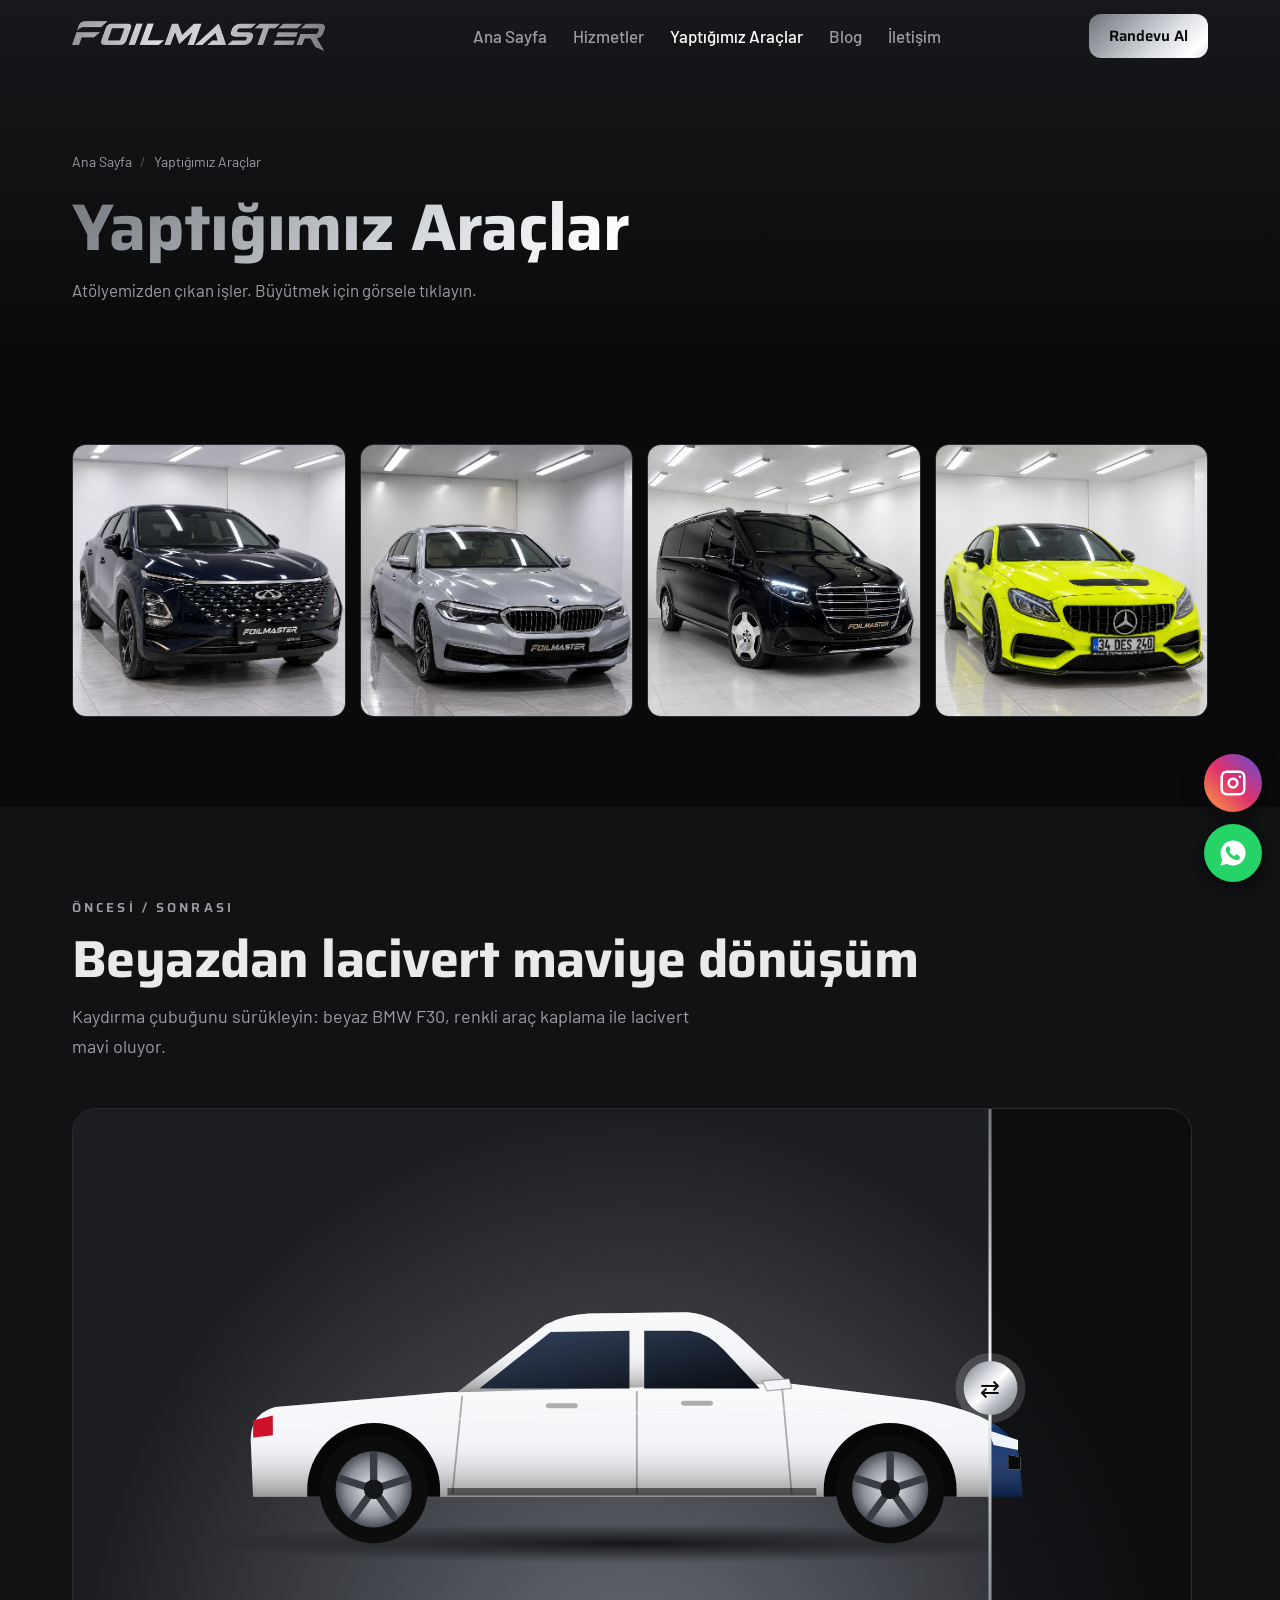
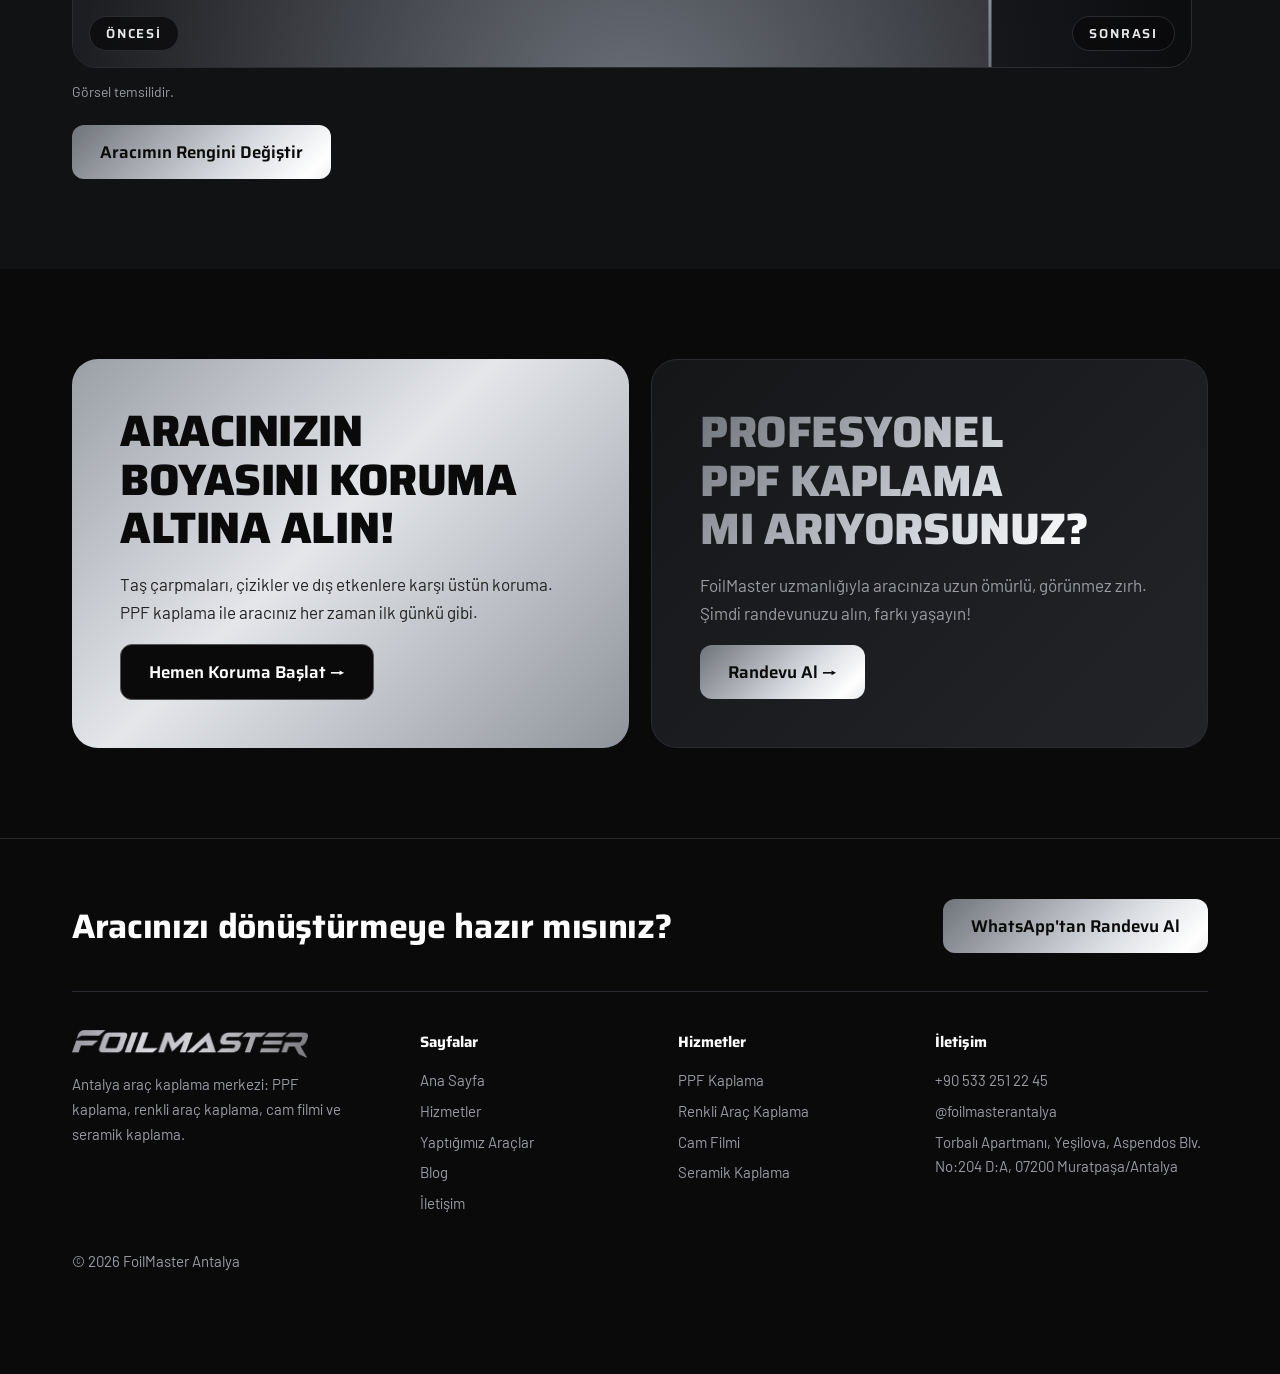
<file: araclarimiz/index.html>
<!DOCTYPE html><html lang="tr"><head><meta charset="utf-8"><meta name="viewport" content="width=device-width,initial-scale=1"><script>document.documentElement.className="js"</script><title>Yaptığımız Araçlar | FoilMaster Antalya Araç Kaplama</title><meta name="description" content="FoilMaster Antalya atölyesinde kaplama yapılan araçlardan örnekler."><link rel="canonical" href="https://KULLANICIADI.github.io/foilmaster/araclarimiz/"><meta name="robots" content="index,follow,max-image-preview:large"><meta name="geo.region" content="TR-07"><meta name="geo.placename" content="Antalya"><meta name="theme-color" content="#0a0a0b"><meta property="og:type" content="website"><meta property="og:title" content="Yaptığımız Araçlar | FoilMaster Antalya Araç Kaplama"><meta property="og:description" content="FoilMaster Antalya atölyesinde kaplama yapılan araçlardan örnekler."><meta property="og:image" content="https://KULLANICIADI.github.io/foilmaster/img/arac1.jpg"><meta property="og:locale" content="tr_TR"><link rel="icon" href="../img/logo.png"><link rel="preconnect" href="https://fonts.googleapis.com"><link rel="preconnect" href="https://fonts.gstatic.com" crossorigin><link href="https://fonts.googleapis.com/css2?family=Barlow:wght@400;500;600&family=Saira:wght@500;600;700;800&display=swap" rel="stylesheet"><link rel="stylesheet" href="../style.css"><script type="application/ld+json">{"@context": "https://schema.org", "@type": "AutoBodyShop", "name": "FoilMaster Antalya", "description": "Antalya araç kaplama merkezi: PPF kaplama, renkli araç kaplama, cam filmi ve seramik kaplama.", "url": "https://KULLANICIADI.github.io/foilmaster/", "telephone": "+90 533 251 22 45", "image": "https://KULLANICIADI.github.io/foilmaster/img/arac1.jpg", "sameAs": ["https://www.instagram.com/foilmasterantalya", "https://share.google/dTnsp2cPyDl6CUMNu"], "hasMap": "https://share.google/dTnsp2cPyDl6CUMNu", "address": {"@type": "PostalAddress", "streetAddress": "Torbalı Apartmanı, Yeşilova, Aspendos Blv. No:204 D:A", "addressLocality": "Muratpaşa", "addressRegion": "Antalya", "postalCode": "07200", "addressCountry": "TR"}, "areaServed": "Antalya"}</script><script type="application/ld+json">{"@context": "https://schema.org", "@type": "BreadcrumbList", "itemListElement": [{"@type": "ListItem", "position": 1, "name": "Ana Sayfa", "item": "https://KULLANICIADI.github.io/foilmaster/"}, {"@type": "ListItem", "position": 2, "name": "Yaptığımız Araçlar", "item": "https://KULLANICIADI.github.io/foilmaster/araclarimiz/"}]}</script></head><body><div id="pg"></div>
<header><div class="w nav"><a href="../"><img src="../img/logo.png" alt="FoilMaster Antalya logo"></a><ul><li><a href="../">Ana Sayfa</a></li><li><a href="../hizmetler/">Hizmetler</a></li><li><a href="../araclarimiz/" class=on>Yaptığımız Araçlar</a></li><li><a href="../blog/">Blog</a></li><li><a href="../#iletisim">İletişim</a></li></ul><a class="btn b1" href="https://wa.me/905332512245?text=Merhaba%2C%20FoilMaster%27dan%20bilgi%20ve%20randevu%20almak%20istiyorum." target="_blank" rel="noopener" style="padding:10px 20px;font-size:15px">Randevu Al</a><button class="bt" aria-label="Menü">☰</button></div></header>
<div class="ph"><div class="w"><nav class="bc" aria-label="Konum"><a href="../">Ana Sayfa</a><span>Yaptığımız Araçlar</span></nav><h1><span class="sil">Yaptığımız Araçlar</span></h1><p>Atölyemizden çıkan işler. Büyütmek için görsele tıklayın.</p></div></div><section><div class="w"><div class="gal"><img src="../img/arac1.jpg" alt="FoilMaster Antalya araç kaplama uygulaması 1" loading="lazy"><img src="../img/arac2.jpg" alt="FoilMaster Antalya araç kaplama uygulaması 2" loading="lazy"><img src="../img/arac3.jpg" alt="FoilMaster Antalya araç kaplama uygulaması 3" loading="lazy"><img src="../img/arac4.jpg" alt="FoilMaster Antalya araç kaplama uygulaması 4" loading="lazy"></div></div></section><section class="alt"><div class="w"><span class="ey">Öncesi / Sonrası</span><h2 class="h">Beyazdan lacivert maviye dönüşüm</h2><p class="sub">Kaydırma çubuğunu sürükleyin: beyaz BMW F30, renkli araç kaplama ile lacivert mavi oluyor.</p><div class="ba" role="group" aria-label="Öncesi sonrası karşılaştırma"><div class="ly"><svg viewBox="0 0 800 300" xmlns="http://www.w3.org/2000/svg" role="img" aria-label="BMW F30 3 serisi sedan"><defs><linearGradient id="sb" x1="0" y1="0" x2="0" y2="1"><stop offset="0" stop-color="#fff" stop-opacity=".5"/><stop offset=".45" stop-color="#fff" stop-opacity="0"/><stop offset="1" stop-color="#000" stop-opacity=".38"/></linearGradient><linearGradient id="gb" x1="0" y1="0" x2="1" y2="1"><stop offset="0" stop-color="#34445e"/><stop offset="1" stop-color="#090d14"/></linearGradient><radialGradient id="rb"><stop offset="0" stop-color="#eceef2"/><stop offset=".7" stop-color="#8d929b"/><stop offset="1" stop-color="#4b4f57"/></radialGradient><radialGradient id="hb"><stop offset="0" stop-color="#000" stop-opacity=".75"/><stop offset="1" stop-color="#000" stop-opacity="0"/></radialGradient></defs>
<ellipse cx="400" cy="276" rx="350" ry="16" fill="url(#hb)"/>
<path id="bb" d="M92 238L90 192Q90 170 110 165L250 153L520 145L640 160Q702 172 714 200L718 238Z" fill="#10306a"/><path d="M92 238L90 192Q90 170 110 165L250 153L520 145L640 160Q702 172 714 200L718 238Z" fill="url(#sb)"/>
<path d="M258 153L330 98Q345 90 365 89L445 88Q470 90 492 112L528 146Z" fill="#10306a"/><path d="M258 153L330 98Q345 90 365 89L445 88Q470 90 492 112L528 146Z" fill="url(#sb)"/>
<path d="M136 238V232A54 54 0 0 1 244 232V238ZM556 238V232A54 54 0 0 1 664 232V238Z" fill="#060607"/><path d="M276 150L334 104L398 103L398 150ZM410 103L447 103Q462 105 474 118L504 150L410 150Z" fill="url(#gb)"/>
<path d="M404 152V236M262 156L254 236M522 148L530 236" stroke="#000" stroke-opacity=".3" stroke-width="1.5" fill="none"/>
<path d="M104 180L520 166L660 180" stroke="#fff" stroke-opacity=".35" stroke-width="2" fill="none"/><path d="M250 234H550" stroke="#000" stroke-opacity=".5" stroke-width="6"/>
<path d="M690 184L714 192V200L694 196ZM706 204L716 206V216H706Z" fill="#eef3fa"/><path d="M706 204L716 206V216H706Z" fill="#0a0a0b"/><path d="M92 176L108 172V188L92 190Z" fill="#d0102a"/>
<path d="M506 144L528 142L530 150L510 152Z" fill="#10306a" stroke="#000" stroke-opacity=".3"/><rect x="330" y="162" width="26" height="4" rx="2" fill="#000" fill-opacity=".3"/><rect x="440" y="160" width="26" height="4" rx="2" fill="#000" fill-opacity=".3"/><g transform="translate(190 232)"><circle r="44" fill="#0c0c0d"/><circle r="31" fill="url(#rb)"/><g stroke="#3a3d44" stroke-width="6" stroke-linecap="round"><line x1="0" y1="0" x2="0" y2="-28" transform="rotate(0)"/><line x1="0" y1="0" x2="0" y2="-28" transform="rotate(72)"/><line x1="0" y1="0" x2="0" y2="-28" transform="rotate(144)"/><line x1="0" y1="0" x2="0" y2="-28" transform="rotate(216)"/><line x1="0" y1="0" x2="0" y2="-28" transform="rotate(288)"/></g><circle r="8" fill="#15161a"/></g><g transform="translate(610 232)"><circle r="44" fill="#0c0c0d"/><circle r="31" fill="url(#rb)"/><g stroke="#3a3d44" stroke-width="6" stroke-linecap="round"><line x1="0" y1="0" x2="0" y2="-28" transform="rotate(0)"/><line x1="0" y1="0" x2="0" y2="-28" transform="rotate(72)"/><line x1="0" y1="0" x2="0" y2="-28" transform="rotate(144)"/><line x1="0" y1="0" x2="0" y2="-28" transform="rotate(216)"/><line x1="0" y1="0" x2="0" y2="-28" transform="rotate(288)"/></g><circle r="8" fill="#15161a"/></g></svg></div><div class="ly bf"><svg viewBox="0 0 800 300" xmlns="http://www.w3.org/2000/svg" role="img" aria-label="BMW F30 3 serisi sedan"><defs><linearGradient id="sa" x1="0" y1="0" x2="0" y2="1"><stop offset="0" stop-color="#fff" stop-opacity=".5"/><stop offset=".45" stop-color="#fff" stop-opacity="0"/><stop offset="1" stop-color="#000" stop-opacity=".38"/></linearGradient><linearGradient id="ga" x1="0" y1="0" x2="1" y2="1"><stop offset="0" stop-color="#34445e"/><stop offset="1" stop-color="#090d14"/></linearGradient><radialGradient id="ra"><stop offset="0" stop-color="#eceef2"/><stop offset=".7" stop-color="#8d929b"/><stop offset="1" stop-color="#4b4f57"/></radialGradient><radialGradient id="ha"><stop offset="0" stop-color="#000" stop-opacity=".75"/><stop offset="1" stop-color="#000" stop-opacity="0"/></radialGradient></defs>
<ellipse cx="400" cy="276" rx="350" ry="16" fill="url(#ha)"/>
<path id="ba" d="M92 238L90 192Q90 170 110 165L250 153L520 145L640 160Q702 172 714 200L718 238Z" fill="#f3f5f8"/><path d="M92 238L90 192Q90 170 110 165L250 153L520 145L640 160Q702 172 714 200L718 238Z" fill="url(#sa)"/>
<path d="M258 153L330 98Q345 90 365 89L445 88Q470 90 492 112L528 146Z" fill="#f3f5f8"/><path d="M258 153L330 98Q345 90 365 89L445 88Q470 90 492 112L528 146Z" fill="url(#sa)"/>
<path d="M136 238V232A54 54 0 0 1 244 232V238ZM556 238V232A54 54 0 0 1 664 232V238Z" fill="#060607"/><path d="M276 150L334 104L398 103L398 150ZM410 103L447 103Q462 105 474 118L504 150L410 150Z" fill="url(#ga)"/>
<path d="M404 152V236M262 156L254 236M522 148L530 236" stroke="#000" stroke-opacity=".3" stroke-width="1.5" fill="none"/>
<path d="M104 180L520 166L660 180" stroke="#fff" stroke-opacity=".35" stroke-width="2" fill="none"/><path d="M250 234H550" stroke="#000" stroke-opacity=".5" stroke-width="6"/>
<path d="M690 184L714 192V200L694 196ZM706 204L716 206V216H706Z" fill="#eef3fa"/><path d="M706 204L716 206V216H706Z" fill="#0a0a0b"/><path d="M92 176L108 172V188L92 190Z" fill="#d0102a"/>
<path d="M506 144L528 142L530 150L510 152Z" fill="#f3f5f8" stroke="#000" stroke-opacity=".3"/><rect x="330" y="162" width="26" height="4" rx="2" fill="#000" fill-opacity=".3"/><rect x="440" y="160" width="26" height="4" rx="2" fill="#000" fill-opacity=".3"/><g transform="translate(190 232)"><circle r="44" fill="#0c0c0d"/><circle r="31" fill="url(#ra)"/><g stroke="#3a3d44" stroke-width="6" stroke-linecap="round"><line x1="0" y1="0" x2="0" y2="-28" transform="rotate(0)"/><line x1="0" y1="0" x2="0" y2="-28" transform="rotate(72)"/><line x1="0" y1="0" x2="0" y2="-28" transform="rotate(144)"/><line x1="0" y1="0" x2="0" y2="-28" transform="rotate(216)"/><line x1="0" y1="0" x2="0" y2="-28" transform="rotate(288)"/></g><circle r="8" fill="#15161a"/></g><g transform="translate(610 232)"><circle r="44" fill="#0c0c0d"/><circle r="31" fill="url(#ra)"/><g stroke="#3a3d44" stroke-width="6" stroke-linecap="round"><line x1="0" y1="0" x2="0" y2="-28" transform="rotate(0)"/><line x1="0" y1="0" x2="0" y2="-28" transform="rotate(72)"/><line x1="0" y1="0" x2="0" y2="-28" transform="rotate(144)"/><line x1="0" y1="0" x2="0" y2="-28" transform="rotate(216)"/><line x1="0" y1="0" x2="0" y2="-28" transform="rotate(288)"/></g><circle r="8" fill="#15161a"/></g></svg></div><div class="hd"></div><span class="bl" style="left:16px">ÖNCESİ</span><span class="bl" style="right:16px">SONRASI</span><input type="range" min="0" max="100" value="50" aria-label="Öncesi sonrası karşılaştırma kaydırıcısı"></div><p class="cap">Görsel temsilidir.</p><p style="margin-top:22px"><a class="btn b1" href="https://wa.me/905332512245?text=Merhaba%2C%20arac%C4%B1m%C4%B1n%20rengini%20de%C4%9Fi%C5%9Ftirmek%20istiyorum." target="_blank" rel="noopener">Aracımın Rengini Değiştir</a></p></div></section><section><div class="w cc"><div class="ct c1"><h2>Aracınızın boyasını koruma altına alın!</h2><p>Taş çarpmaları, çizikler ve dış etkenlere karşı üstün koruma. PPF kaplama ile aracınız her zaman ilk günkü gibi.</p><div><a class="btn b2" href="https://wa.me/905332512245?text=Merhaba%2C%20arac%C4%B1m%C4%B1n%20boyas%C4%B1n%C4%B1%20korumaya%20ba%C5%9Flamak%20istiyorum." target="_blank" rel="noopener">Hemen Koruma Başlat →</a></div></div><div class="ct c2"><h2 class="sil">Profesyonel PPF kaplama mı arıyorsunuz?</h2><p>FoilMaster uzmanlığıyla aracınıza uzun ömürlü, görünmez zırh. Şimdi randevunuzu alın, farkı yaşayın!</p><div><a class="btn b1" href="https://wa.me/905332512245?text=Merhaba%2C%20PPF%20kaplama%20i%C3%A7in%20randevu%20almak%20istiyorum." target="_blank" rel="noopener">Randevu Al →</a></div></div></div></section>
<footer><div class="w"><div class="fcta"><h3>Aracınızı dönüştürmeye hazır mısınız?</h3><a class="btn b1" href="https://wa.me/905332512245?text=Merhaba%2C%20arac%C4%B1m%20i%C3%A7in%20kaplama%20bilgisi%20ve%20randevu%20almak%20istiyorum." target="_blank" rel="noopener">WhatsApp'tan Randevu Al</a></div><div class="fg"><div><img src="../img/logo.png" alt="FoilMaster" style="height:28px;margin-bottom:14px"><p>Antalya araç kaplama merkezi: PPF kaplama, renkli araç kaplama, cam filmi ve seramik kaplama.</p></div><div><h4>Sayfalar</h4><a href="../">Ana Sayfa</a><a href="../hizmetler/">Hizmetler</a><a href="../araclarimiz/">Yaptığımız Araçlar</a><a href="../blog/">Blog</a><a href="../#iletisim">İletişim</a></div><div><h4>Hizmetler</h4><a href="../antalya-ppf-kaplama/">PPF Kaplama</a><a href="../antalya-renkli-arac-kaplama/">Renkli Araç Kaplama</a><a href="../antalya-cam-filmi/">Cam Filmi</a><a href="../antalya-seramik-kaplama/">Seramik Kaplama</a></div><div><h4>İletişim</h4><a href="tel:+905332512245">+90 533 251 22 45</a><a href="https://www.instagram.com/foilmasterantalya" target="_blank" rel="noopener">@foilmasterantalya</a><p><a href="https://share.google/dTnsp2cPyDl6CUMNu" target="_blank" rel="noopener">Torbalı Apartmanı, Yeşilova, Aspendos Blv. No:204 D:A, 07200 Muratpaşa/Antalya</a></p></div></div><p style="margin-top:30px">© 2026 FoilMaster Antalya</p></div></footer>
<div class="fl"><a class="ig" href="https://www.instagram.com/foilmasterantalya" target="_blank" rel="noopener" aria-label="Instagram"><svg viewBox="0 0 24 24"><path d="M7 2h10a5 5 0 0 1 5 5v10a5 5 0 0 1-5 5H7a5 5 0 0 1-5-5V7a5 5 0 0 1 5-5zm0 2a3 3 0 0 0-3 3v10a3 3 0 0 0 3 3h10a3 3 0 0 0 3-3V7a3 3 0 0 0-3-3H7zm5 3.5a4.5 4.5 0 1 1 0 9 4.5 4.5 0 0 1 0-9zm0 2a2.5 2.5 0 1 0 0 5 2.5 2.5 0 0 0 0-5zM17.5 6a1 1 0 1 1 0 2 1 1 0 0 1 0-2z"/></svg></a><a class="wa" href="https://wa.me/905332512245?text=Merhaba%2C%20FoilMaster%27dan%20bilgi%20ve%20randevu%20almak%20istiyorum." target="_blank" rel="noopener" aria-label="WhatsApp"><svg viewBox="0 0 24 24"><path d="M12 2a10 10 0 0 0-8.6 15L2 22l5.1-1.3A10 10 0 1 0 12 2zm5.8 14.2c-.2.7-1.4 1.3-1.9 1.3-.5.1-1.1.1-1.8-.1-.4-.1-1-.3-1.7-.6-3-1.3-4.9-4.3-5-4.5-.1-.2-1.2-1.6-1.2-3s.8-2.1 1-2.4c.3-.3.6-.3.8-.3h.6c.2 0 .4 0 .6.5l.8 2c.1.2.1.3 0 .5l-.3.5-.4.4c-.1.2-.3.3-.1.6.2.3.7 1.2 1.5 1.9 1 .9 1.9 1.2 2.2 1.3.3.1.4.1.6-.1l.8-1c.2-.3.4-.2.6-.1l1.9.9c.3.1.5.2.5.3.1.1.1.7-.1 1.4z"/></svg></a></div><div id="lb"><img alt="Büyük görsel"></div><script src="../main.js"></script></body></html>
</file>
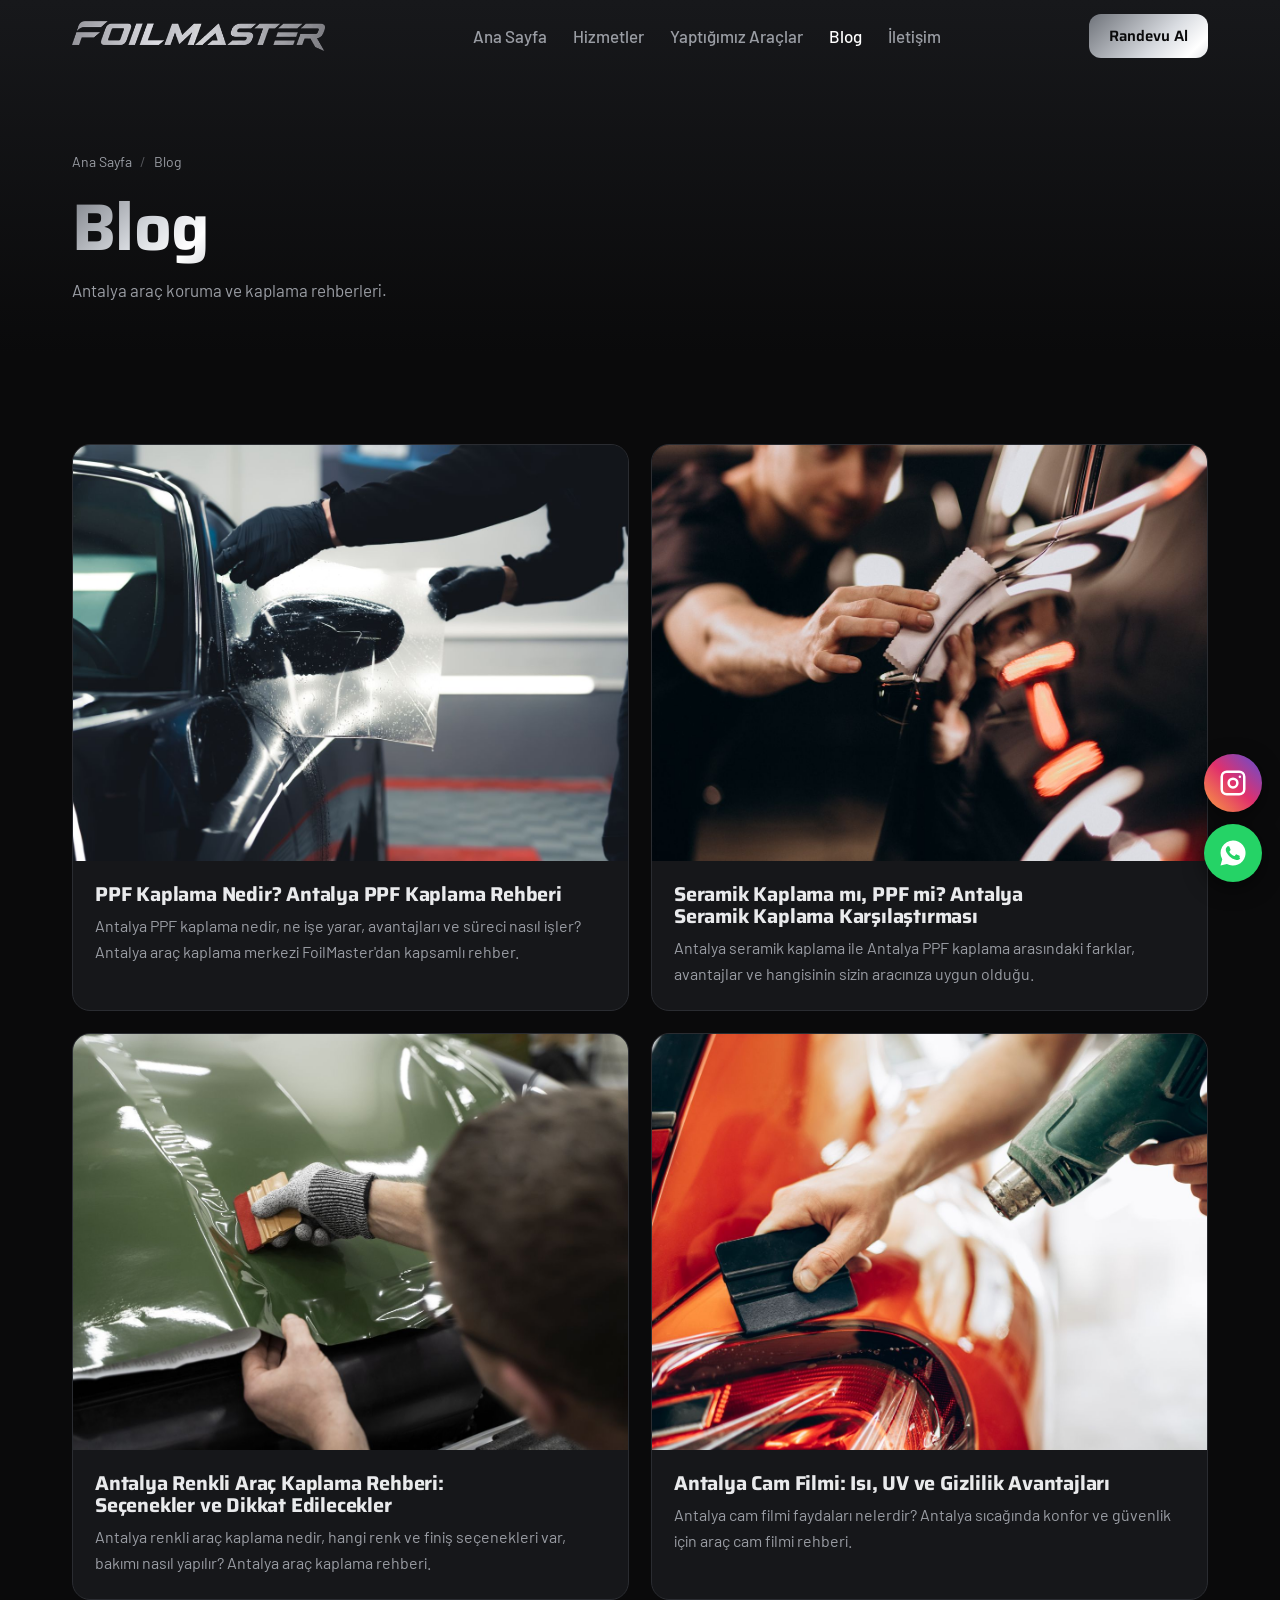
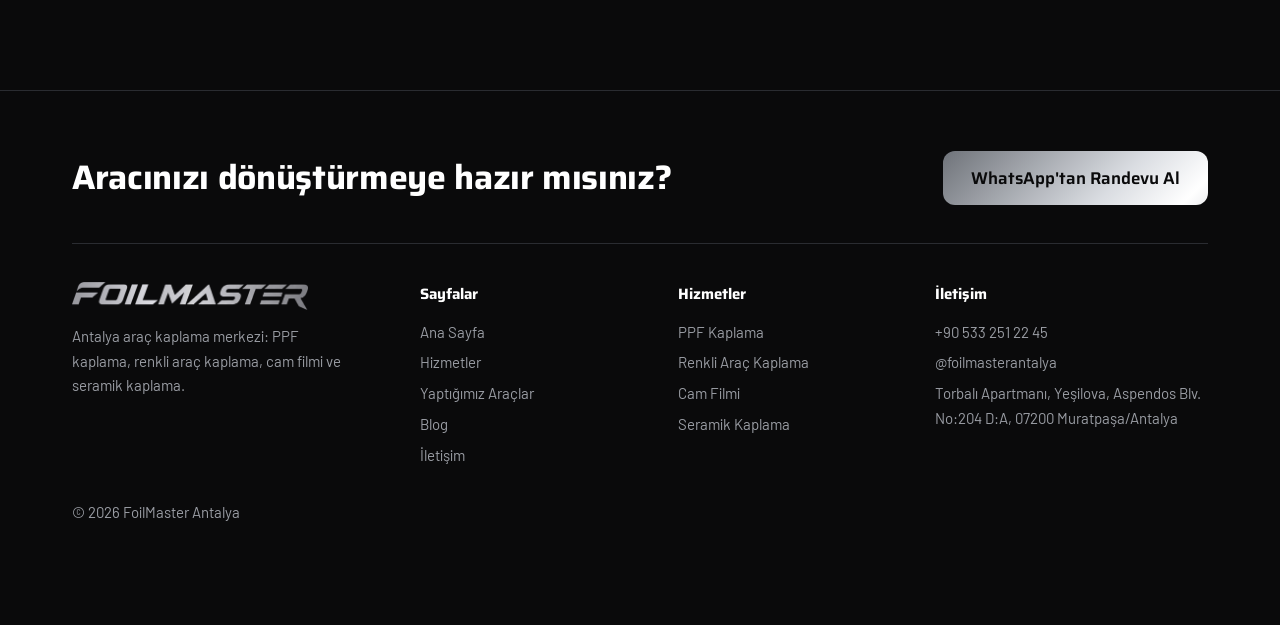
<file: blog/index.html>
<!DOCTYPE html><html lang="tr"><head><meta charset="utf-8"><meta name="viewport" content="width=device-width,initial-scale=1"><script>document.documentElement.className="js"</script><title>Blog | Antalya Araç Kaplama ve PPF Kaplama Rehberi | FoilMaster</title><meta name="description" content="Antalya PPF kaplama, seramik kaplama, renkli araç kaplama ve cam filmi hakkında rehber yazılar."><link rel="canonical" href="https://KULLANICIADI.github.io/foilmaster/blog/"><meta name="robots" content="index,follow,max-image-preview:large"><meta name="geo.region" content="TR-07"><meta name="geo.placename" content="Antalya"><meta name="theme-color" content="#0a0a0b"><meta property="og:type" content="website"><meta property="og:title" content="Blog | Antalya Araç Kaplama ve PPF Kaplama Rehberi | FoilMaster"><meta property="og:description" content="Antalya PPF kaplama, seramik kaplama, renkli araç kaplama ve cam filmi hakkında rehber yazılar."><meta property="og:image" content="https://KULLANICIADI.github.io/foilmaster/img/arac1.jpg"><meta property="og:locale" content="tr_TR"><link rel="icon" href="../img/logo.png"><link rel="preconnect" href="https://fonts.googleapis.com"><link rel="preconnect" href="https://fonts.gstatic.com" crossorigin><link href="https://fonts.googleapis.com/css2?family=Barlow:wght@400;500;600&family=Saira:wght@500;600;700;800&display=swap" rel="stylesheet"><link rel="stylesheet" href="../style.css"><script type="application/ld+json">{"@context": "https://schema.org", "@type": "AutoBodyShop", "name": "FoilMaster Antalya", "description": "Antalya araç kaplama merkezi: PPF kaplama, renkli araç kaplama, cam filmi ve seramik kaplama.", "url": "https://KULLANICIADI.github.io/foilmaster/", "telephone": "+90 533 251 22 45", "image": "https://KULLANICIADI.github.io/foilmaster/img/arac1.jpg", "sameAs": ["https://www.instagram.com/foilmasterantalya", "https://share.google/dTnsp2cPyDl6CUMNu"], "hasMap": "https://share.google/dTnsp2cPyDl6CUMNu", "address": {"@type": "PostalAddress", "streetAddress": "Torbalı Apartmanı, Yeşilova, Aspendos Blv. No:204 D:A", "addressLocality": "Muratpaşa", "addressRegion": "Antalya", "postalCode": "07200", "addressCountry": "TR"}, "areaServed": "Antalya"}</script><script type="application/ld+json">{"@context": "https://schema.org", "@type": "BreadcrumbList", "itemListElement": [{"@type": "ListItem", "position": 1, "name": "Ana Sayfa", "item": "https://KULLANICIADI.github.io/foilmaster/"}, {"@type": "ListItem", "position": 2, "name": "Blog", "item": "https://KULLANICIADI.github.io/foilmaster/blog/"}]}</script></head><body><div id="pg"></div>
<header><div class="w nav"><a href="../"><img src="../img/logo.png" alt="FoilMaster Antalya logo"></a><ul><li><a href="../">Ana Sayfa</a></li><li><a href="../hizmetler/">Hizmetler</a></li><li><a href="../araclarimiz/">Yaptığımız Araçlar</a></li><li><a href="../blog/" class=on>Blog</a></li><li><a href="../#iletisim">İletişim</a></li></ul><a class="btn b1" href="https://wa.me/905332512245?text=Merhaba%2C%20FoilMaster%27dan%20bilgi%20ve%20randevu%20almak%20istiyorum." target="_blank" rel="noopener" style="padding:10px 20px;font-size:15px">Randevu Al</a><button class="bt" aria-label="Menü">☰</button></div></header>
<div class="ph"><div class="w"><nav class="bc" aria-label="Konum"><a href="../">Ana Sayfa</a><span>Blog</span></nav><h1><span class="sil">Blog</span></h1><p>Antalya araç koruma ve kaplama rehberleri.</p></div></div><section><div class="w"><div class="g g2"><a class="card" href="../blog/ppf-kaplama-nedir-antalya/"><img src="../img/blog7.jpg" alt="PPF Kaplama Nedir? Antalya PPF Kaplama Rehberi" loading="lazy"><div class="in"><h3 style="font-size:20px">PPF Kaplama Nedir? Antalya PPF Kaplama Rehberi</h3><p>Antalya PPF kaplama nedir, ne işe yarar, avantajları ve süreci nasıl işler? Antalya araç kaplama merkezi FoilMaster'dan kapsamlı rehber.</p></div></a><a class="card" href="../blog/seramik-kaplama-mi-ppf-mi/"><img src="../img/blog2.jpg" alt="Seramik Kaplama mı, PPF mi? Antalya Seramik Kaplama Karşılaştırması" loading="lazy"><div class="in"><h3 style="font-size:20px">Seramik Kaplama mı, PPF mi? Antalya Seramik Kaplama Karşılaştırması</h3><p>Antalya seramik kaplama ile Antalya PPF kaplama arasındaki farklar, avantajlar ve hangisinin sizin aracınıza uygun olduğu.</p></div></a><a class="card" href="../blog/renkli-arac-kaplama-rehberi/"><img src="../img/blog5.jpg" alt="Antalya Renkli Araç Kaplama Rehberi: Seçenekler ve Dikkat Edilecekler" loading="lazy"><div class="in"><h3 style="font-size:20px">Antalya Renkli Araç Kaplama Rehberi: Seçenekler ve Dikkat Edilecekler</h3><p>Antalya renkli araç kaplama nedir, hangi renk ve finiş seçenekleri var, bakımı nasıl yapılır? Antalya araç kaplama rehberi.</p></div></a><a class="card" href="../blog/arac-cam-filmi-faydalari/"><img src="../img/blog3.jpg" alt="Antalya Cam Filmi: Isı, UV ve Gizlilik Avantajları" loading="lazy"><div class="in"><h3 style="font-size:20px">Antalya Cam Filmi: Isı, UV ve Gizlilik Avantajları</h3><p>Antalya cam filmi faydaları nelerdir? Antalya sıcağında konfor ve güvenlik için araç cam filmi rehberi.</p></div></a></div></div></section>
<footer><div class="w"><div class="fcta"><h3>Aracınızı dönüştürmeye hazır mısınız?</h3><a class="btn b1" href="https://wa.me/905332512245?text=Merhaba%2C%20arac%C4%B1m%20i%C3%A7in%20kaplama%20bilgisi%20ve%20randevu%20almak%20istiyorum." target="_blank" rel="noopener">WhatsApp'tan Randevu Al</a></div><div class="fg"><div><img src="../img/logo.png" alt="FoilMaster" style="height:28px;margin-bottom:14px"><p>Antalya araç kaplama merkezi: PPF kaplama, renkli araç kaplama, cam filmi ve seramik kaplama.</p></div><div><h4>Sayfalar</h4><a href="../">Ana Sayfa</a><a href="../hizmetler/">Hizmetler</a><a href="../araclarimiz/">Yaptığımız Araçlar</a><a href="../blog/">Blog</a><a href="../#iletisim">İletişim</a></div><div><h4>Hizmetler</h4><a href="../antalya-ppf-kaplama/">PPF Kaplama</a><a href="../antalya-renkli-arac-kaplama/">Renkli Araç Kaplama</a><a href="../antalya-cam-filmi/">Cam Filmi</a><a href="../antalya-seramik-kaplama/">Seramik Kaplama</a></div><div><h4>İletişim</h4><a href="tel:+905332512245">+90 533 251 22 45</a><a href="https://www.instagram.com/foilmasterantalya" target="_blank" rel="noopener">@foilmasterantalya</a><p><a href="https://share.google/dTnsp2cPyDl6CUMNu" target="_blank" rel="noopener">Torbalı Apartmanı, Yeşilova, Aspendos Blv. No:204 D:A, 07200 Muratpaşa/Antalya</a></p></div></div><p style="margin-top:30px">© 2026 FoilMaster Antalya</p></div></footer>
<div class="fl"><a class="ig" href="https://www.instagram.com/foilmasterantalya" target="_blank" rel="noopener" aria-label="Instagram"><svg viewBox="0 0 24 24"><path d="M7 2h10a5 5 0 0 1 5 5v10a5 5 0 0 1-5 5H7a5 5 0 0 1-5-5V7a5 5 0 0 1 5-5zm0 2a3 3 0 0 0-3 3v10a3 3 0 0 0 3 3h10a3 3 0 0 0 3-3V7a3 3 0 0 0-3-3H7zm5 3.5a4.5 4.5 0 1 1 0 9 4.5 4.5 0 0 1 0-9zm0 2a2.5 2.5 0 1 0 0 5 2.5 2.5 0 0 0 0-5zM17.5 6a1 1 0 1 1 0 2 1 1 0 0 1 0-2z"/></svg></a><a class="wa" href="https://wa.me/905332512245?text=Merhaba%2C%20FoilMaster%27dan%20bilgi%20ve%20randevu%20almak%20istiyorum." target="_blank" rel="noopener" aria-label="WhatsApp"><svg viewBox="0 0 24 24"><path d="M12 2a10 10 0 0 0-8.6 15L2 22l5.1-1.3A10 10 0 1 0 12 2zm5.8 14.2c-.2.7-1.4 1.3-1.9 1.3-.5.1-1.1.1-1.8-.1-.4-.1-1-.3-1.7-.6-3-1.3-4.9-4.3-5-4.5-.1-.2-1.2-1.6-1.2-3s.8-2.1 1-2.4c.3-.3.6-.3.8-.3h.6c.2 0 .4 0 .6.5l.8 2c.1.2.1.3 0 .5l-.3.5-.4.4c-.1.2-.3.3-.1.6.2.3.7 1.2 1.5 1.9 1 .9 1.9 1.2 2.2 1.3.3.1.4.1.6-.1l.8-1c.2-.3.4-.2.6-.1l1.9.9c.3.1.5.2.5.3.1.1.1.7-.1 1.4z"/></svg></a></div><div id="lb"><img alt="Büyük görsel"></div><script src="../main.js"></script></body></html>
</file>
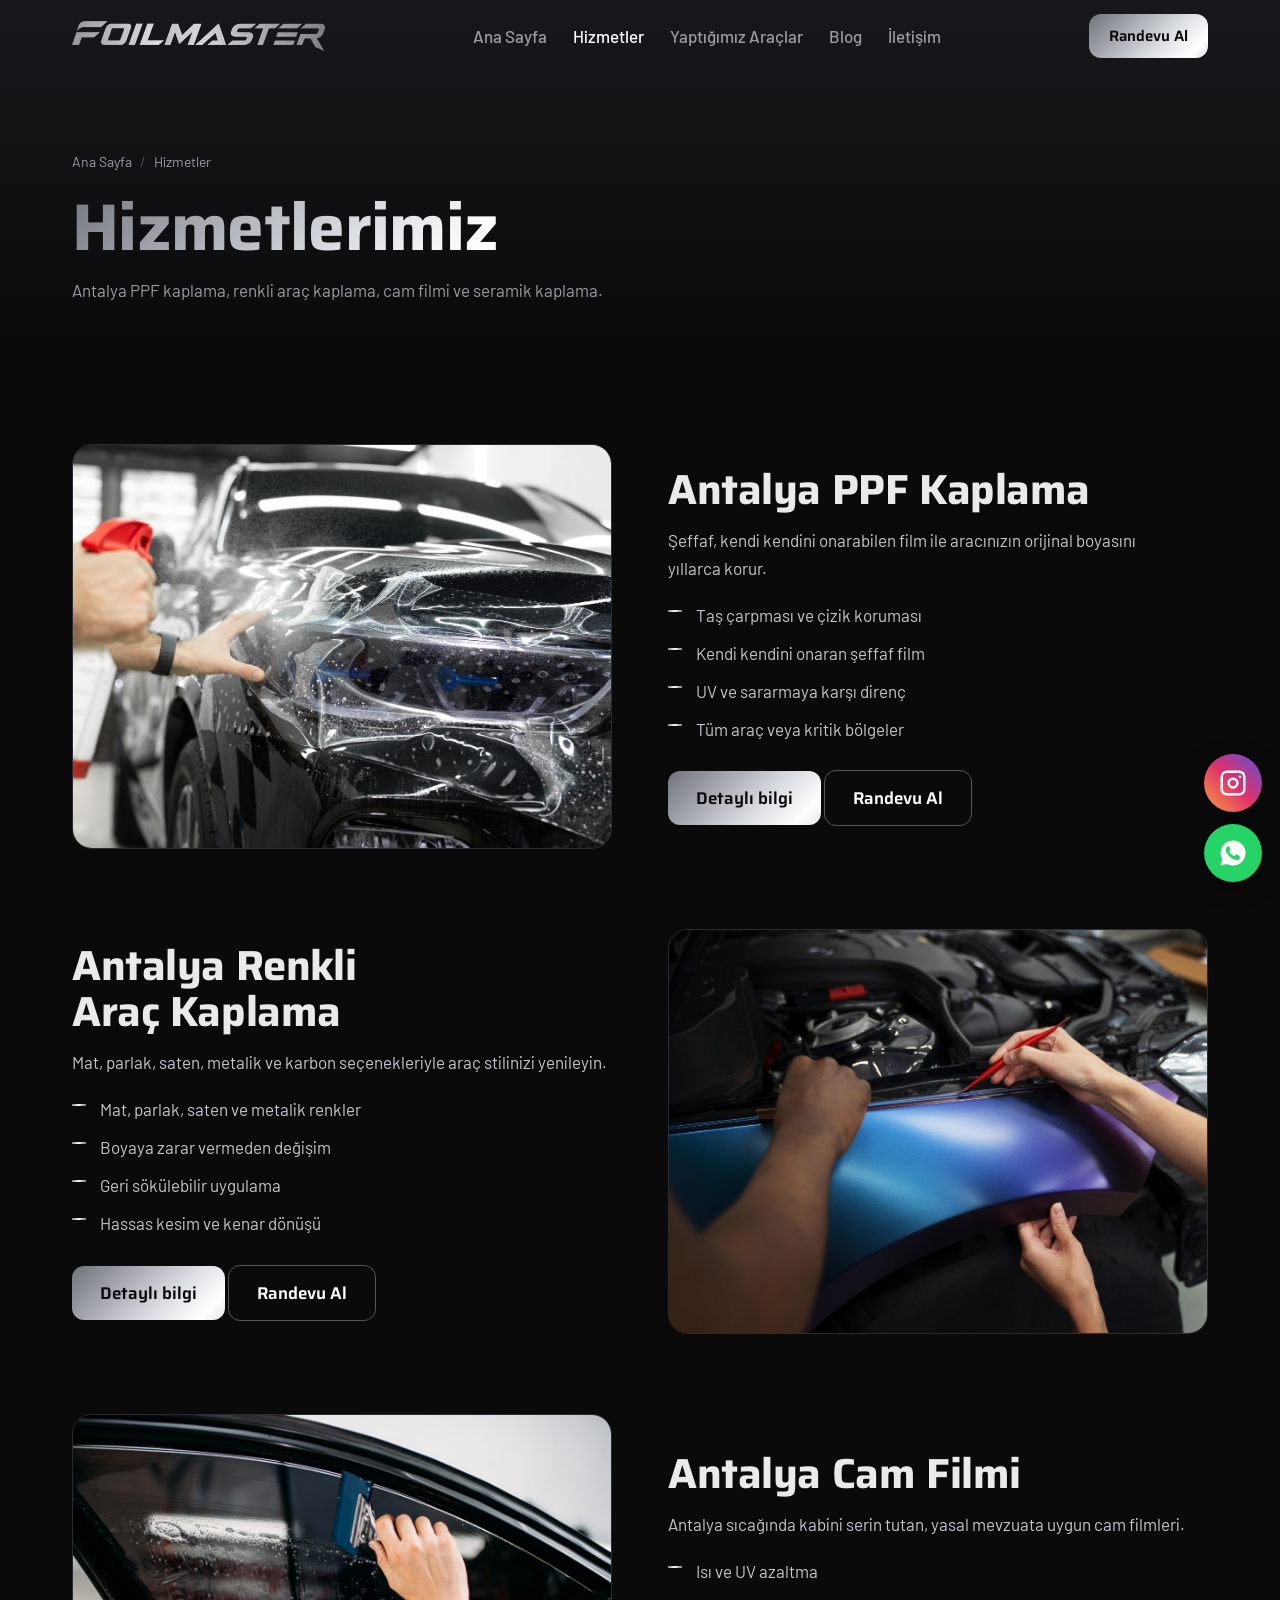
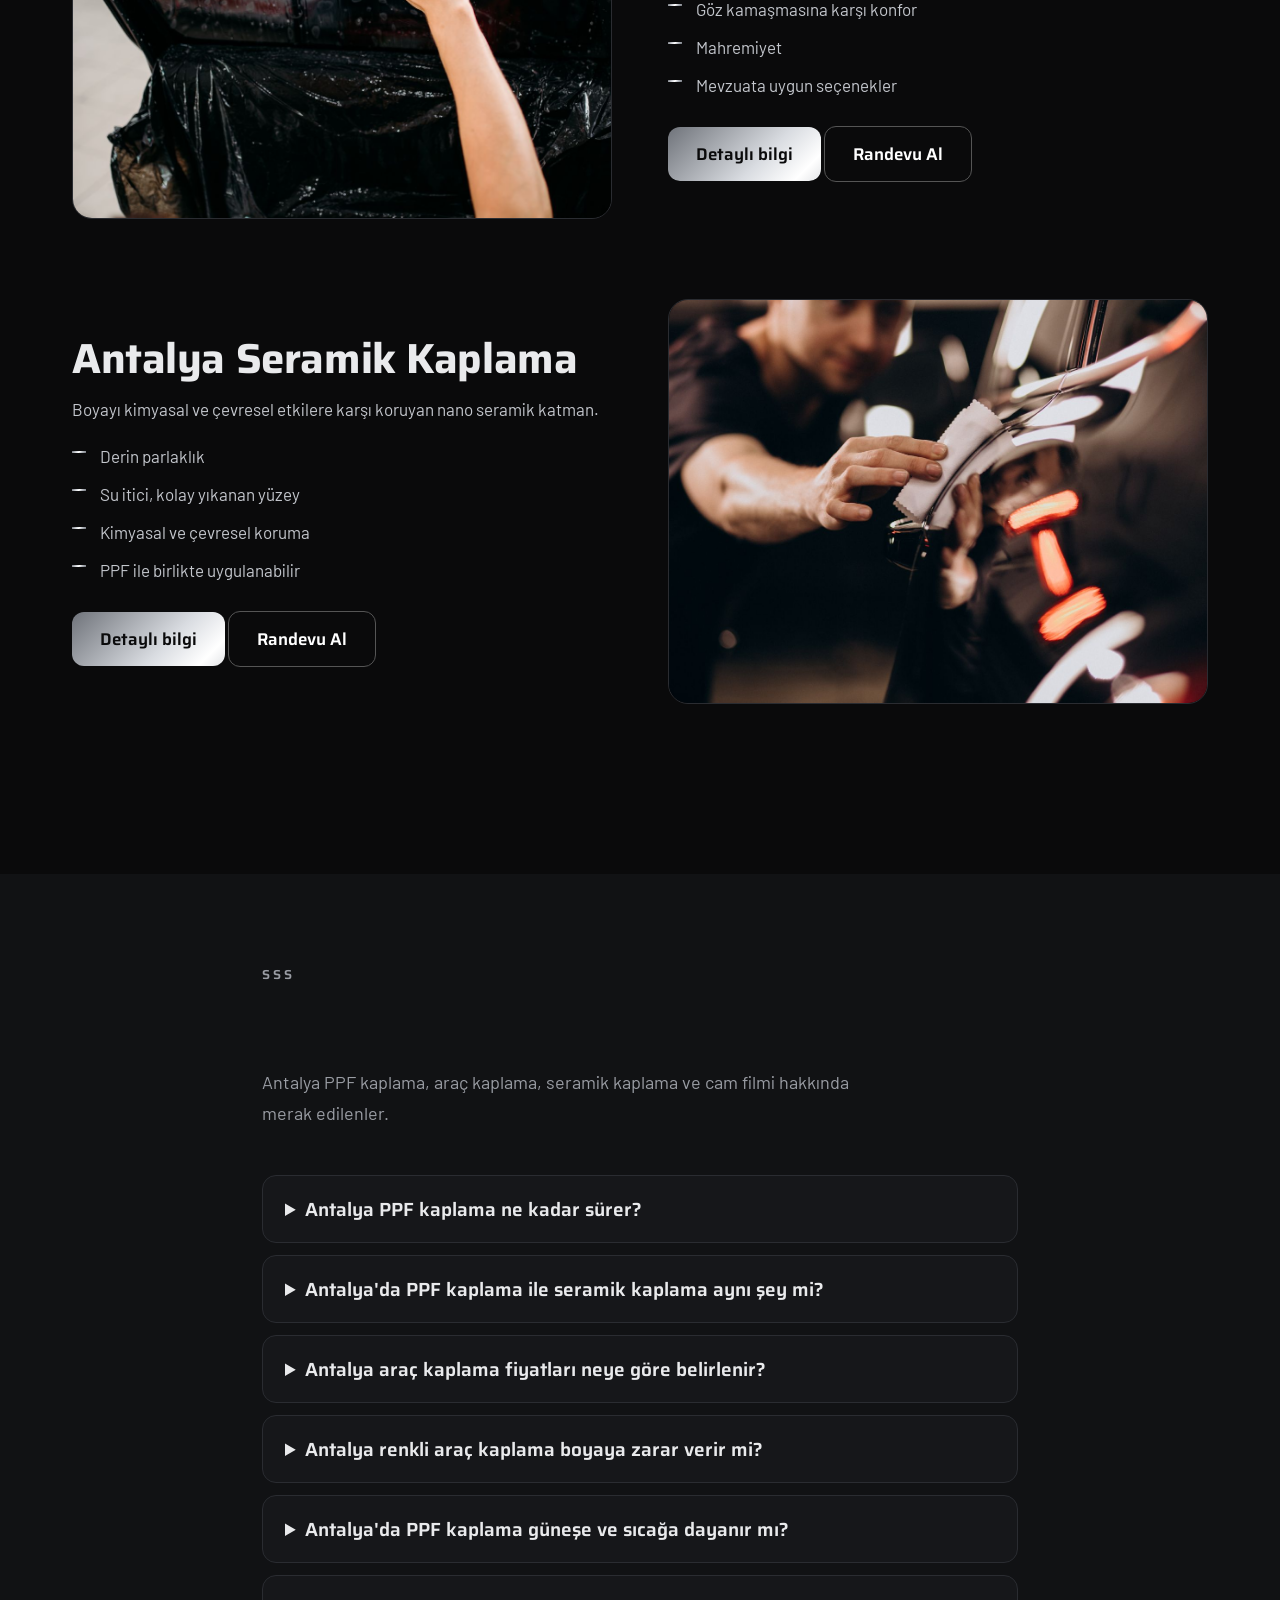
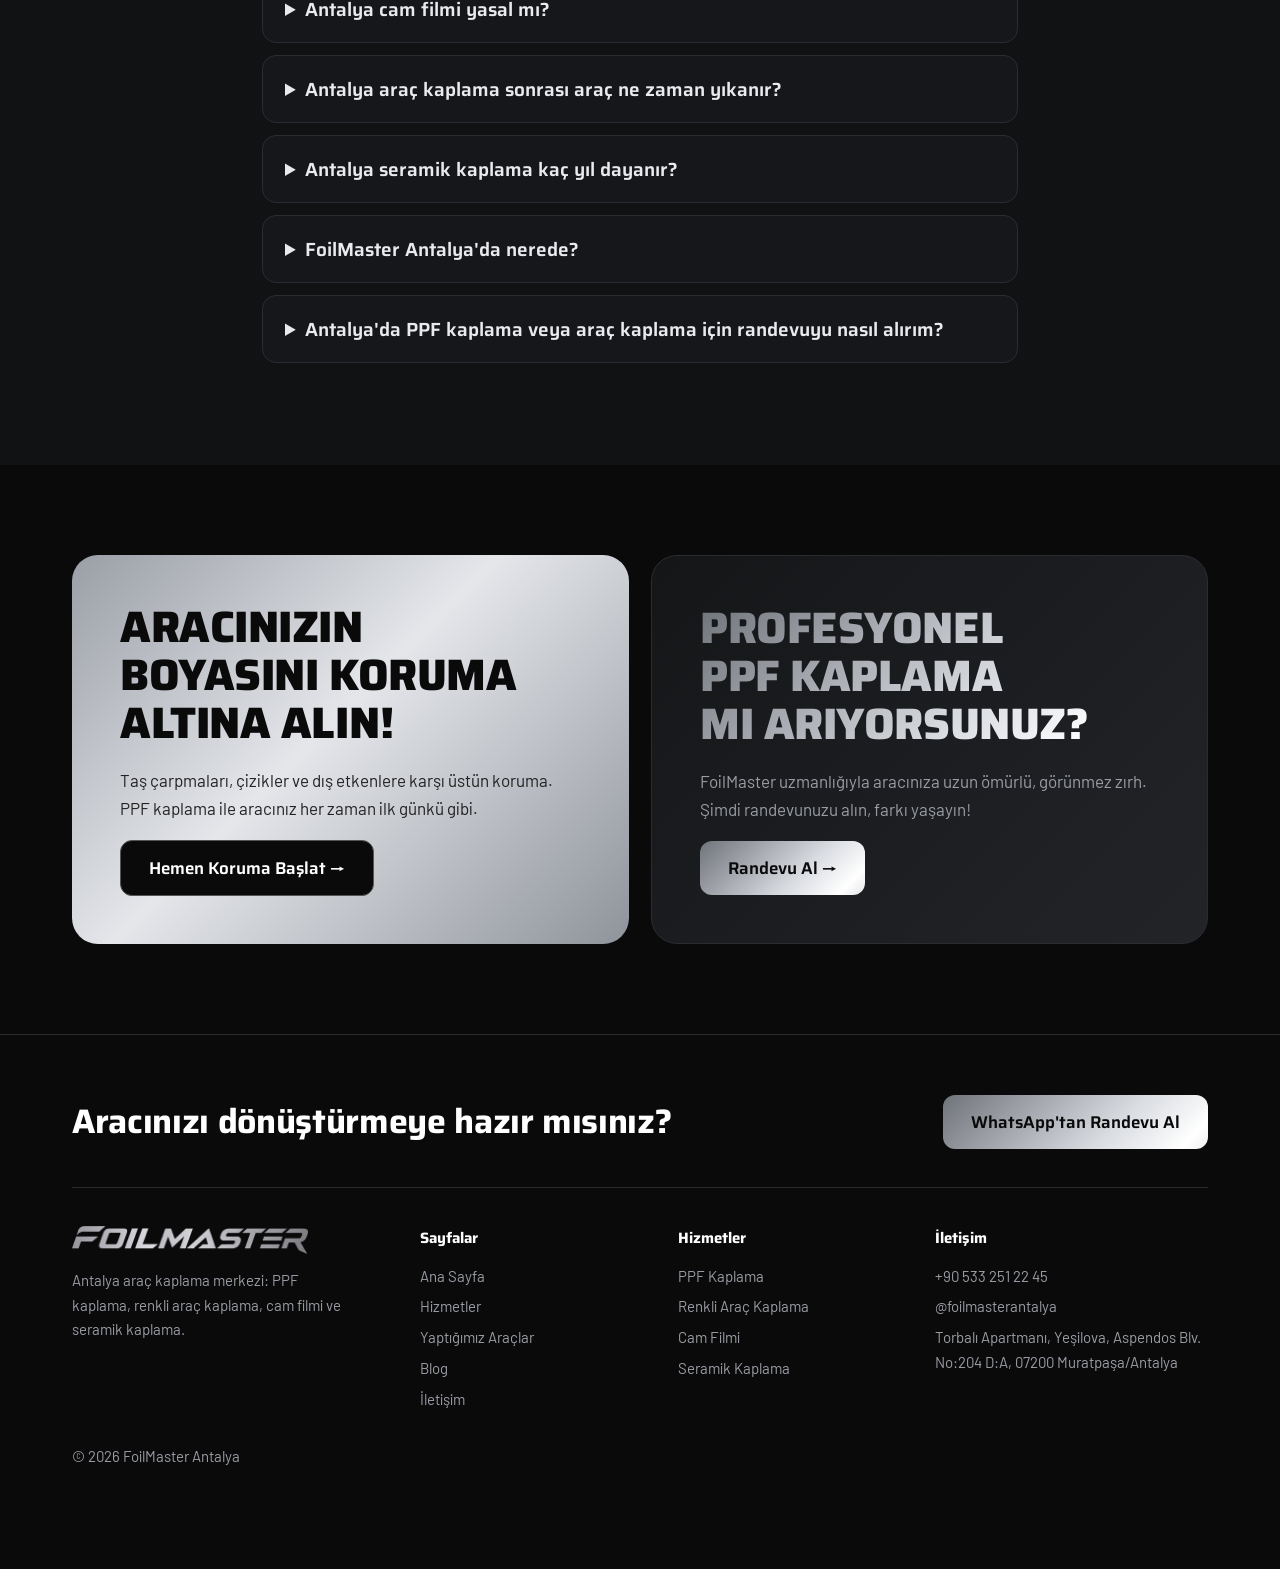
<file: hizmetler/index.html>
<!DOCTYPE html><html lang="tr"><head><meta charset="utf-8"><meta name="viewport" content="width=device-width,initial-scale=1"><script>document.documentElement.className="js"</script><title>Hizmetlerimiz | Antalya PPF, Renkli Kaplama, Cam Filmi, Seramik Kaplama</title><meta name="description" content="FoilMaster Antalya hizmetleri: Antalya PPF kaplama, renkli araç kaplama, cam filmi ve seramik kaplama. Detaylar ve randevu."><link rel="canonical" href="https://KULLANICIADI.github.io/foilmaster/hizmetler/"><meta name="robots" content="index,follow,max-image-preview:large"><meta name="geo.region" content="TR-07"><meta name="geo.placename" content="Antalya"><meta name="theme-color" content="#0a0a0b"><meta property="og:type" content="website"><meta property="og:title" content="Hizmetlerimiz | Antalya PPF, Renkli Kaplama, Cam Filmi, Seramik Kaplama"><meta property="og:description" content="FoilMaster Antalya hizmetleri: Antalya PPF kaplama, renkli araç kaplama, cam filmi ve seramik kaplama. Detaylar ve randevu."><meta property="og:image" content="https://KULLANICIADI.github.io/foilmaster/img/ppf.jpg"><meta property="og:locale" content="tr_TR"><link rel="icon" href="../img/logo.png"><link rel="preconnect" href="https://fonts.googleapis.com"><link rel="preconnect" href="https://fonts.gstatic.com" crossorigin><link href="https://fonts.googleapis.com/css2?family=Barlow:wght@400;500;600&family=Saira:wght@500;600;700;800&display=swap" rel="stylesheet"><link rel="stylesheet" href="../style.css"><script type="application/ld+json">{"@context": "https://schema.org", "@type": "AutoBodyShop", "name": "FoilMaster Antalya", "description": "Antalya araç kaplama merkezi: PPF kaplama, renkli araç kaplama, cam filmi ve seramik kaplama.", "url": "https://KULLANICIADI.github.io/foilmaster/", "telephone": "+90 533 251 22 45", "image": "https://KULLANICIADI.github.io/foilmaster/img/ppf.jpg", "sameAs": ["https://www.instagram.com/foilmasterantalya", "https://share.google/dTnsp2cPyDl6CUMNu"], "hasMap": "https://share.google/dTnsp2cPyDl6CUMNu", "address": {"@type": "PostalAddress", "streetAddress": "Torbalı Apartmanı, Yeşilova, Aspendos Blv. No:204 D:A", "addressLocality": "Muratpaşa", "addressRegion": "Antalya", "postalCode": "07200", "addressCountry": "TR"}, "areaServed": "Antalya"}</script><script type="application/ld+json">{"@context": "https://schema.org", "@type": "BreadcrumbList", "itemListElement": [{"@type": "ListItem", "position": 1, "name": "Ana Sayfa", "item": "https://KULLANICIADI.github.io/foilmaster/"}, {"@type": "ListItem", "position": 2, "name": "Hizmetler", "item": "https://KULLANICIADI.github.io/foilmaster/hizmetler/"}]}</script><script type="application/ld+json">{"@context": "https://schema.org", "@type": "FAQPage", "mainEntity": [{"@type": "Question", "name": "Antalya PPF kaplama ne kadar sürer?", "acceptedAnswer": {"@type": "Answer", "text": "Antalya PPF kaplama süresi aracın boyutuna ve kaplanacak bölge sayısına göre değişir. Müşterilerimiz tam PPF uygulamasında aracını genellikle birkaç gün içinde teslim alıyor."}}, {"@type": "Question", "name": "Antalya'da PPF kaplama ile seramik kaplama aynı şey mi?", "acceptedAnswer": {"@type": "Answer", "text": "Hayır. PPF taş çarpması ve çizik gibi fiziksel darbelere karşı, seramik kaplama ise parlaklık, su itme ve kimyasal korumaya yöneliktir. Antalya seramik kaplama ile PPF birlikte de uygulanabilir."}}, {"@type": "Question", "name": "Antalya araç kaplama fiyatları neye göre belirlenir?", "acceptedAnswer": {"@type": "Answer", "text": "Antalya araç kaplama fiyatı; aracın modeline, kaplama türüne (PPF, renkli kaplama, cam filmi, seramik), seçilen film kalitesine ve kapsama göre değişir. Net fiyat için WhatsApp'tan araç modelinizi yazmanız yeterli."}}, {"@type": "Question", "name": "Antalya renkli araç kaplama boyaya zarar verir mi?", "acceptedAnswer": {"@type": "Answer", "text": "Orijinal boya sağlam ve kaliteli ise doğru uygulanan renkli araç kaplama boyaya zarar vermez; istenirse sökülerek aracın eski haline dönülebilir."}}, {"@type": "Question", "name": "Antalya'da PPF kaplama güneşe ve sıcağa dayanır mı?", "acceptedAnswer": {"@type": "Answer", "text": "Kaliteli PPF filmleri UV ışınlarına ve yüksek sıcaklığa dayanacak şekilde üretilir. Antalya'nın yoğun güneşi ve tuzlu havası düşünüldüğünde PPF boyanın solmasını ve yıpranmasını yavaşlatır."}}, {"@type": "Question", "name": "Antalya cam filmi yasal mı?", "acceptedAnswer": {"@type": "Answer", "text": "Cam filmi, yasal ışık geçirgenliği sınırlarına uygun seçildiğinde kullanılabilir. FoilMaster aracınıza mevzuata uygun cam filmi önerir."}}, {"@type": "Question", "name": "Antalya araç kaplama sonrası araç ne zaman yıkanır?", "acceptedAnswer": {"@type": "Answer", "text": "Kaplama sonrası ilk günlerde yıkamadan kaçınılması önerilir. Sonrasında pH nötr şampuanla elde yıkama kaplamanın ömrünü uzatır."}}, {"@type": "Question", "name": "Antalya seramik kaplama kaç yıl dayanır?", "acceptedAnswer": {"@type": "Answer", "text": "Dayanıklılık kullanılan ürüne, uygulamaya ve bakıma bağlıdır. Doğru bakımla seramik kaplama uzun süre parlaklık ve su itici etki sağlar."}}, {"@type": "Question", "name": "FoilMaster Antalya'da nerede?", "acceptedAnswer": {"@type": "Answer", "text": "Torbalı Apartmanı, Yeşilova, Aspendos Blv. No:204 D:A, Muratpaşa/Antalya adresindeyiz. Konum için sitedeki adres bağlantısını kullanabilirsiniz."}}, {"@type": "Question", "name": "Antalya'da PPF kaplama veya araç kaplama için randevuyu nasıl alırım?", "acceptedAnswer": {"@type": "Answer", "text": "Sitedeki WhatsApp butonuna tıklayarak ya da +90 533 251 22 45 numarasını arayarak randevu alabilirsiniz."}}]}</script></head><body><div id="pg"></div>
<header><div class="w nav"><a href="../"><img src="../img/logo.png" alt="FoilMaster Antalya logo"></a><ul><li><a href="../">Ana Sayfa</a></li><li><a href="../hizmetler/" class=on>Hizmetler</a></li><li><a href="../araclarimiz/">Yaptığımız Araçlar</a></li><li><a href="../blog/">Blog</a></li><li><a href="../#iletisim">İletişim</a></li></ul><a class="btn b1" href="https://wa.me/905332512245?text=Merhaba%2C%20FoilMaster%27dan%20bilgi%20ve%20randevu%20almak%20istiyorum." target="_blank" rel="noopener" style="padding:10px 20px;font-size:15px">Randevu Al</a><button class="bt" aria-label="Menü">☰</button></div></header>
<div class="ph"><div class="w"><nav class="bc" aria-label="Konum"><a href="../">Ana Sayfa</a><span>Hizmetler</span></nav><h1><span class="sil">Hizmetlerimiz</span></h1><p>Antalya PPF kaplama, renkli araç kaplama, cam filmi ve seramik kaplama.</p></div></div><section><div class="w"><div class="sp" id="ppf"><div class="im"><img src="../img/ppf.jpg" alt="Antalya PPF Kaplama" loading="lazy"></div><div><h2>Antalya PPF Kaplama</h2><p>Şeffaf, kendi kendini onarabilen film ile aracınızın orijinal boyasını yıllarca korur.</p><ul><li>Taş çarpması ve çizik koruması</li><li>Kendi kendini onaran şeffaf film</li><li>UV ve sararmaya karşı direnç</li><li>Tüm araç veya kritik bölgeler</li></ul><a class="btn b1" href="../antalya-ppf-kaplama/">Detaylı bilgi</a> <a class="btn b2" href="https://wa.me/905332512245?text=Merhaba%2C%20PPF%20Kaplama%20hakk%C4%B1nda%20bilgi%20ve%20randevu%20almak%20istiyorum." target="_blank" rel="noopener">Randevu Al</a></div></div><div class="sp" id="renkli"><div class="im"><img src="../img/renkli.jpg" alt="Antalya Renkli Araç Kaplama" loading="lazy"></div><div><h2>Antalya Renkli Araç Kaplama</h2><p>Mat, parlak, saten, metalik ve karbon seçenekleriyle araç stilinizi yenileyin.</p><ul><li>Mat, parlak, saten ve metalik renkler</li><li>Boyaya zarar vermeden değişim</li><li>Geri sökülebilir uygulama</li><li>Hassas kesim ve kenar dönüşü</li></ul><a class="btn b1" href="../antalya-renkli-arac-kaplama/">Detaylı bilgi</a> <a class="btn b2" href="https://wa.me/905332512245?text=Merhaba%2C%20Renkli%20Ara%C3%A7%20Kaplama%20hakk%C4%B1nda%20bilgi%20ve%20randevu%20almak%20istiyorum." target="_blank" rel="noopener">Randevu Al</a></div></div><div class="sp" id="cam"><div class="im"><img src="../img/cam.jpg" alt="Antalya Cam Filmi" loading="lazy"></div><div><h2>Antalya Cam Filmi</h2><p>Antalya sıcağında kabini serin tutan, yasal mevzuata uygun cam filmleri.</p><ul><li>Isı ve UV azaltma</li><li>Göz kamaşmasına karşı konfor</li><li>Mahremiyet</li><li>Mevzuata uygun seçenekler</li></ul><a class="btn b1" href="../antalya-cam-filmi/">Detaylı bilgi</a> <a class="btn b2" href="https://wa.me/905332512245?text=Merhaba%2C%20Cam%20Filmi%20hakk%C4%B1nda%20bilgi%20ve%20randevu%20almak%20istiyorum." target="_blank" rel="noopener">Randevu Al</a></div></div><div class="sp" id="seramik"><div class="im"><img src="../img/seramik.jpg" alt="Antalya Seramik Kaplama" loading="lazy"></div><div><h2>Antalya Seramik Kaplama</h2><p>Boyayı kimyasal ve çevresel etkilere karşı koruyan nano seramik katman.</p><ul><li>Derin parlaklık</li><li>Su itici, kolay yıkanan yüzey</li><li>Kimyasal ve çevresel koruma</li><li>PPF ile birlikte uygulanabilir</li></ul><a class="btn b1" href="../antalya-seramik-kaplama/">Detaylı bilgi</a> <a class="btn b2" href="https://wa.me/905332512245?text=Merhaba%2C%20Seramik%20Kaplama%20hakk%C4%B1nda%20bilgi%20ve%20randevu%20almak%20istiyorum." target="_blank" rel="noopener">Randevu Al</a></div></div></div></section><section class=alt><div class="w" style="max-width:800px"><span class="ey">SSS</span><h2 class="h">Sıkça Sorulan Sorular</h2><p class="sub">Antalya PPF kaplama, araç kaplama, seramik kaplama ve cam filmi hakkında merak edilenler.</p><details><summary>Antalya PPF kaplama ne kadar sürer?</summary><p>Antalya PPF kaplama süresi aracın boyutuna ve kaplanacak bölge sayısına göre değişir. Müşterilerimiz tam PPF uygulamasında aracını genellikle birkaç gün içinde teslim alıyor.</p></details><details><summary>Antalya'da PPF kaplama ile seramik kaplama aynı şey mi?</summary><p>Hayır. PPF taş çarpması ve çizik gibi fiziksel darbelere karşı, seramik kaplama ise parlaklık, su itme ve kimyasal korumaya yöneliktir. Antalya seramik kaplama ile PPF birlikte de uygulanabilir.</p></details><details><summary>Antalya araç kaplama fiyatları neye göre belirlenir?</summary><p>Antalya araç kaplama fiyatı; aracın modeline, kaplama türüne (PPF, renkli kaplama, cam filmi, seramik), seçilen film kalitesine ve kapsama göre değişir. Net fiyat için WhatsApp'tan araç modelinizi yazmanız yeterli.</p></details><details><summary>Antalya renkli araç kaplama boyaya zarar verir mi?</summary><p>Orijinal boya sağlam ve kaliteli ise doğru uygulanan renkli araç kaplama boyaya zarar vermez; istenirse sökülerek aracın eski haline dönülebilir.</p></details><details><summary>Antalya'da PPF kaplama güneşe ve sıcağa dayanır mı?</summary><p>Kaliteli PPF filmleri UV ışınlarına ve yüksek sıcaklığa dayanacak şekilde üretilir. Antalya'nın yoğun güneşi ve tuzlu havası düşünüldüğünde PPF boyanın solmasını ve yıpranmasını yavaşlatır.</p></details><details><summary>Antalya cam filmi yasal mı?</summary><p>Cam filmi, yasal ışık geçirgenliği sınırlarına uygun seçildiğinde kullanılabilir. FoilMaster aracınıza mevzuata uygun cam filmi önerir.</p></details><details><summary>Antalya araç kaplama sonrası araç ne zaman yıkanır?</summary><p>Kaplama sonrası ilk günlerde yıkamadan kaçınılması önerilir. Sonrasında pH nötr şampuanla elde yıkama kaplamanın ömrünü uzatır.</p></details><details><summary>Antalya seramik kaplama kaç yıl dayanır?</summary><p>Dayanıklılık kullanılan ürüne, uygulamaya ve bakıma bağlıdır. Doğru bakımla seramik kaplama uzun süre parlaklık ve su itici etki sağlar.</p></details><details><summary>FoilMaster Antalya'da nerede?</summary><p>Torbalı Apartmanı, Yeşilova, Aspendos Blv. No:204 D:A, Muratpaşa/Antalya adresindeyiz. Konum için sitedeki adres bağlantısını kullanabilirsiniz.</p></details><details><summary>Antalya'da PPF kaplama veya araç kaplama için randevuyu nasıl alırım?</summary><p>Sitedeki WhatsApp butonuna tıklayarak ya da +90 533 251 22 45 numarasını arayarak randevu alabilirsiniz.</p></details></div></section><section><div class="w cc"><div class="ct c1"><h2>Aracınızın boyasını koruma altına alın!</h2><p>Taş çarpmaları, çizikler ve dış etkenlere karşı üstün koruma. PPF kaplama ile aracınız her zaman ilk günkü gibi.</p><div><a class="btn b2" href="https://wa.me/905332512245?text=Merhaba%2C%20arac%C4%B1m%C4%B1n%20boyas%C4%B1n%C4%B1%20korumaya%20ba%C5%9Flamak%20istiyorum." target="_blank" rel="noopener">Hemen Koruma Başlat →</a></div></div><div class="ct c2"><h2 class="sil">Profesyonel PPF kaplama mı arıyorsunuz?</h2><p>FoilMaster uzmanlığıyla aracınıza uzun ömürlü, görünmez zırh. Şimdi randevunuzu alın, farkı yaşayın!</p><div><a class="btn b1" href="https://wa.me/905332512245?text=Merhaba%2C%20PPF%20kaplama%20i%C3%A7in%20randevu%20almak%20istiyorum." target="_blank" rel="noopener">Randevu Al →</a></div></div></div></section>
<footer><div class="w"><div class="fcta"><h3>Aracınızı dönüştürmeye hazır mısınız?</h3><a class="btn b1" href="https://wa.me/905332512245?text=Merhaba%2C%20arac%C4%B1m%20i%C3%A7in%20kaplama%20bilgisi%20ve%20randevu%20almak%20istiyorum." target="_blank" rel="noopener">WhatsApp'tan Randevu Al</a></div><div class="fg"><div><img src="../img/logo.png" alt="FoilMaster" style="height:28px;margin-bottom:14px"><p>Antalya araç kaplama merkezi: PPF kaplama, renkli araç kaplama, cam filmi ve seramik kaplama.</p></div><div><h4>Sayfalar</h4><a href="../">Ana Sayfa</a><a href="../hizmetler/">Hizmetler</a><a href="../araclarimiz/">Yaptığımız Araçlar</a><a href="../blog/">Blog</a><a href="../#iletisim">İletişim</a></div><div><h4>Hizmetler</h4><a href="../antalya-ppf-kaplama/">PPF Kaplama</a><a href="../antalya-renkli-arac-kaplama/">Renkli Araç Kaplama</a><a href="../antalya-cam-filmi/">Cam Filmi</a><a href="../antalya-seramik-kaplama/">Seramik Kaplama</a></div><div><h4>İletişim</h4><a href="tel:+905332512245">+90 533 251 22 45</a><a href="https://www.instagram.com/foilmasterantalya" target="_blank" rel="noopener">@foilmasterantalya</a><p><a href="https://share.google/dTnsp2cPyDl6CUMNu" target="_blank" rel="noopener">Torbalı Apartmanı, Yeşilova, Aspendos Blv. No:204 D:A, 07200 Muratpaşa/Antalya</a></p></div></div><p style="margin-top:30px">© 2026 FoilMaster Antalya</p></div></footer>
<div class="fl"><a class="ig" href="https://www.instagram.com/foilmasterantalya" target="_blank" rel="noopener" aria-label="Instagram"><svg viewBox="0 0 24 24"><path d="M7 2h10a5 5 0 0 1 5 5v10a5 5 0 0 1-5 5H7a5 5 0 0 1-5-5V7a5 5 0 0 1 5-5zm0 2a3 3 0 0 0-3 3v10a3 3 0 0 0 3 3h10a3 3 0 0 0 3-3V7a3 3 0 0 0-3-3H7zm5 3.5a4.5 4.5 0 1 1 0 9 4.5 4.5 0 0 1 0-9zm0 2a2.5 2.5 0 1 0 0 5 2.5 2.5 0 0 0 0-5zM17.5 6a1 1 0 1 1 0 2 1 1 0 0 1 0-2z"/></svg></a><a class="wa" href="https://wa.me/905332512245?text=Merhaba%2C%20FoilMaster%27dan%20bilgi%20ve%20randevu%20almak%20istiyorum." target="_blank" rel="noopener" aria-label="WhatsApp"><svg viewBox="0 0 24 24"><path d="M12 2a10 10 0 0 0-8.6 15L2 22l5.1-1.3A10 10 0 1 0 12 2zm5.8 14.2c-.2.7-1.4 1.3-1.9 1.3-.5.1-1.1.1-1.8-.1-.4-.1-1-.3-1.7-.6-3-1.3-4.9-4.3-5-4.5-.1-.2-1.2-1.6-1.2-3s.8-2.1 1-2.4c.3-.3.6-.3.8-.3h.6c.2 0 .4 0 .6.5l.8 2c.1.2.1.3 0 .5l-.3.5-.4.4c-.1.2-.3.3-.1.6.2.3.7 1.2 1.5 1.9 1 .9 1.9 1.2 2.2 1.3.3.1.4.1.6-.1l.8-1c.2-.3.4-.2.6-.1l1.9.9c.3.1.5.2.5.3.1.1.1.7-.1 1.4z"/></svg></a></div><div id="lb"><img alt="Büyük görsel"></div><script src="../main.js"></script></body></html>
</file>
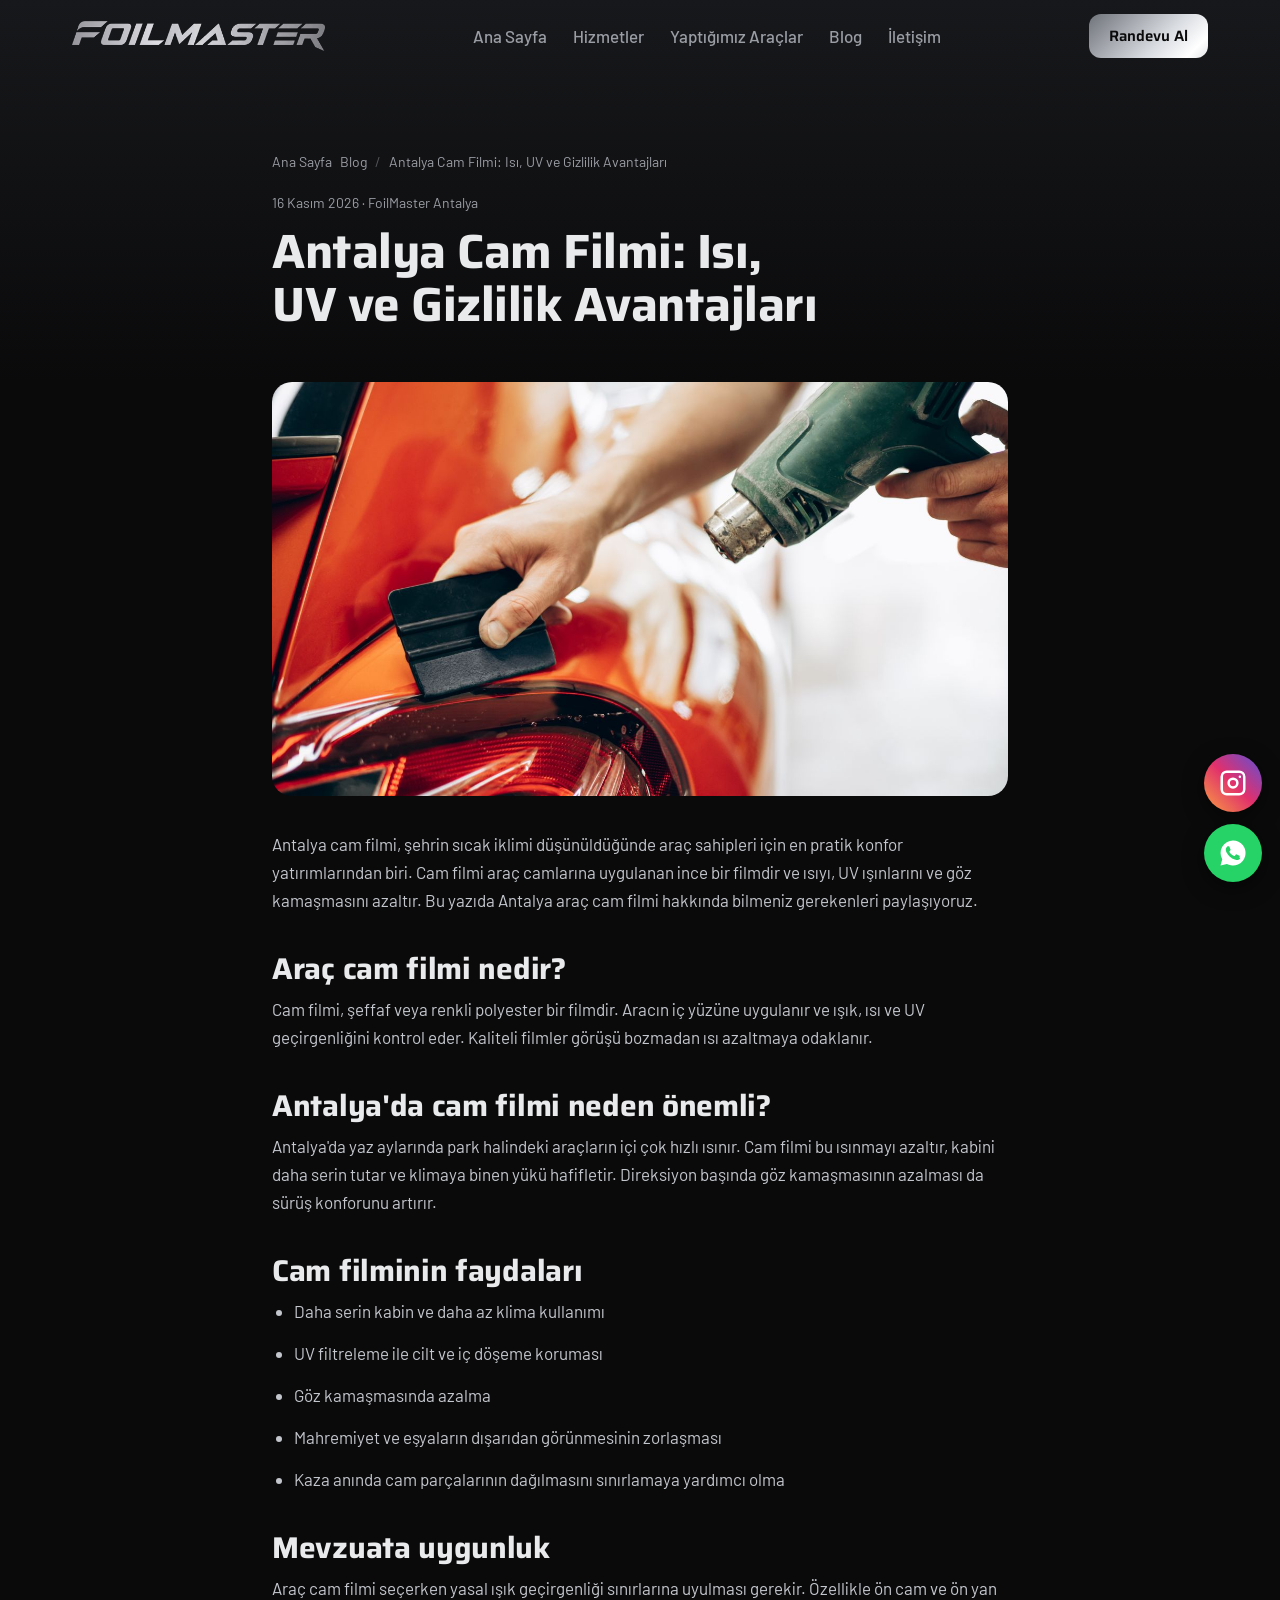
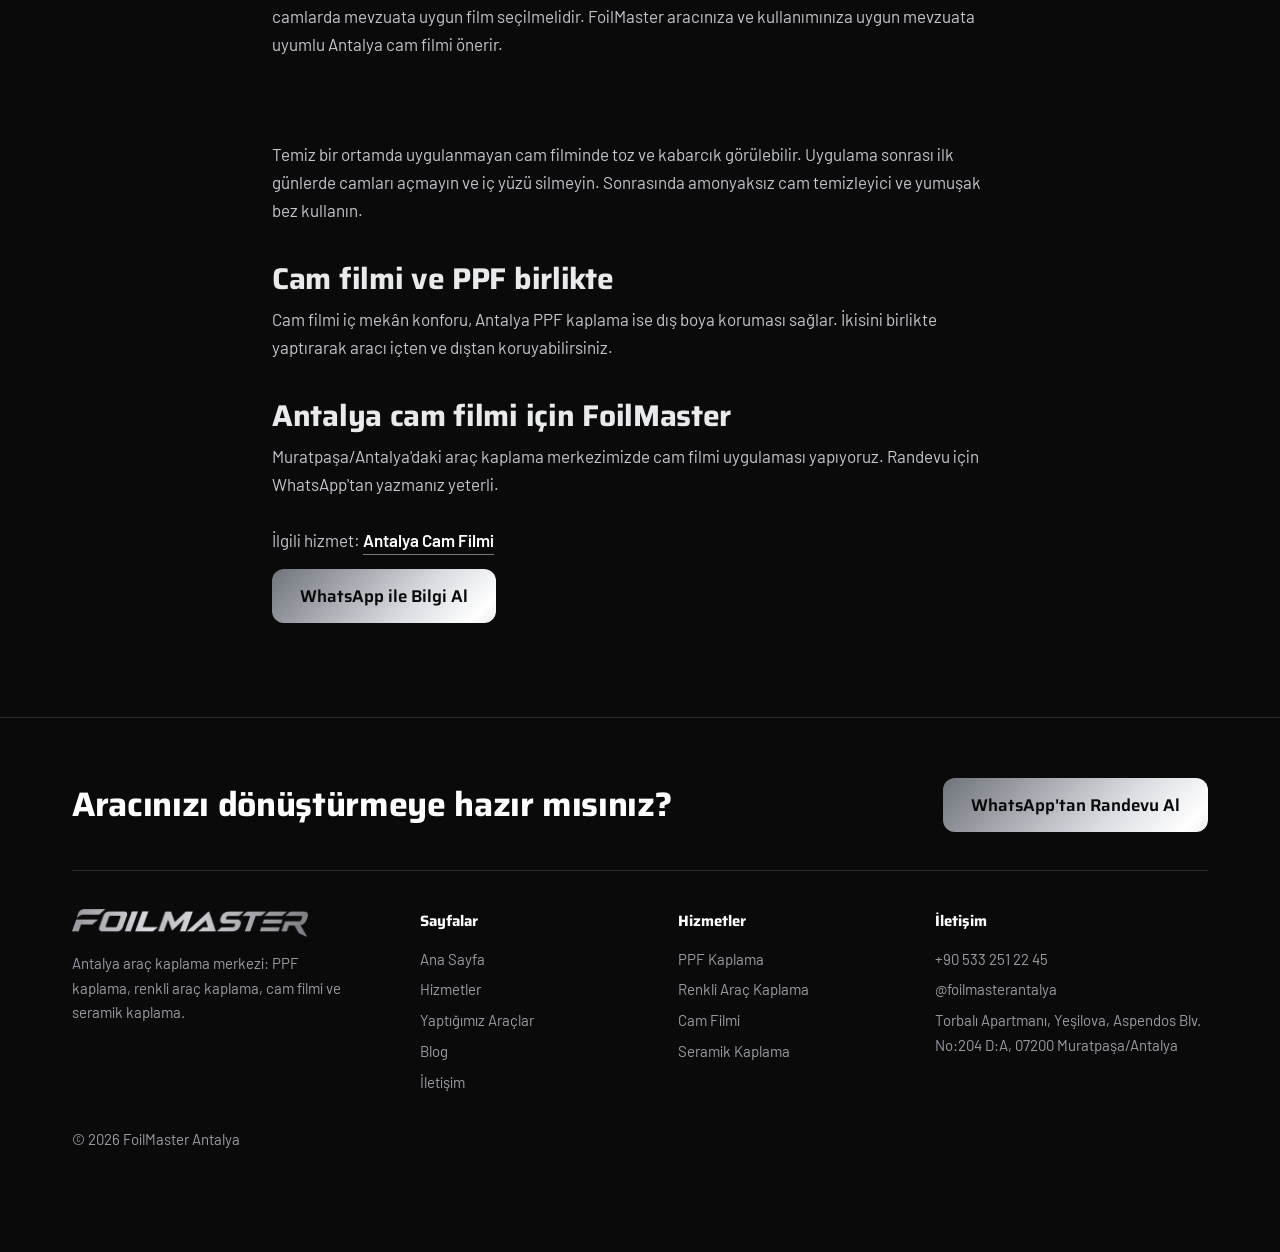
<file: blog/arac-cam-filmi-faydalari/index.html>
<!DOCTYPE html><html lang="tr"><head><meta charset="utf-8"><meta name="viewport" content="width=device-width,initial-scale=1"><script>document.documentElement.className="js"</script><title>Antalya Cam Filmi: Isı, UV ve Gizlilik Avantajları | FoilMaster Antalya</title><meta name="description" content="Antalya cam filmi faydaları nelerdir? Antalya sıcağında konfor ve güvenlik için araç cam filmi rehberi."><link rel="canonical" href="https://KULLANICIADI.github.io/foilmaster/blog/arac-cam-filmi-faydalari/"><meta name="robots" content="index,follow,max-image-preview:large"><meta name="geo.region" content="TR-07"><meta name="geo.placename" content="Antalya"><meta name="theme-color" content="#0a0a0b"><meta property="og:type" content="website"><meta property="og:title" content="Antalya Cam Filmi: Isı, UV ve Gizlilik Avantajları | FoilMaster Antalya"><meta property="og:description" content="Antalya cam filmi faydaları nelerdir? Antalya sıcağında konfor ve güvenlik için araç cam filmi rehberi."><meta property="og:image" content="https://KULLANICIADI.github.io/foilmaster/img/blog3.jpg"><meta property="og:locale" content="tr_TR"><link rel="icon" href="../../img/logo.png"><link rel="preconnect" href="https://fonts.googleapis.com"><link rel="preconnect" href="https://fonts.gstatic.com" crossorigin><link href="https://fonts.googleapis.com/css2?family=Barlow:wght@400;500;600&family=Saira:wght@500;600;700;800&display=swap" rel="stylesheet"><link rel="stylesheet" href="../../style.css"><script type="application/ld+json">{"@context": "https://schema.org", "@type": "AutoBodyShop", "name": "FoilMaster Antalya", "description": "Antalya araç kaplama merkezi: PPF kaplama, renkli araç kaplama, cam filmi ve seramik kaplama.", "url": "https://KULLANICIADI.github.io/foilmaster/", "telephone": "+90 533 251 22 45", "image": "https://KULLANICIADI.github.io/foilmaster/img/blog3.jpg", "sameAs": ["https://www.instagram.com/foilmasterantalya", "https://share.google/dTnsp2cPyDl6CUMNu"], "hasMap": "https://share.google/dTnsp2cPyDl6CUMNu", "address": {"@type": "PostalAddress", "streetAddress": "Torbalı Apartmanı, Yeşilova, Aspendos Blv. No:204 D:A", "addressLocality": "Muratpaşa", "addressRegion": "Antalya", "postalCode": "07200", "addressCountry": "TR"}, "areaServed": "Antalya"}</script><script type="application/ld+json">{"@context": "https://schema.org", "@type": "BreadcrumbList", "itemListElement": [{"@type": "ListItem", "position": 1, "name": "Ana Sayfa", "item": "https://KULLANICIADI.github.io/foilmaster/"}, {"@type": "ListItem", "position": 2, "name": "Blog", "item": "https://KULLANICIADI.github.io/foilmaster/blog/"}, {"@type": "ListItem", "position": 3, "name": "Antalya Cam Filmi: Isı, UV ve Gizlilik Avantajları", "item": "https://KULLANICIADI.github.io/foilmaster/blog/arac-cam-filmi-faydalari/"}]}</script><script type="application/ld+json">{"@context": "https://schema.org", "@type": "BlogPosting", "headline": "Antalya Cam Filmi: Isı, UV ve Gizlilik Avantajları", "image": "https://KULLANICIADI.github.io/foilmaster/img/blog3.jpg", "datePublished": "2026-11-16", "dateModified": "2026-11-16", "mainEntityOfPage": "https://KULLANICIADI.github.io/foilmaster/blog/arac-cam-filmi-faydalari/", "author": {"@type": "Organization", "name": "FoilMaster Antalya"}, "publisher": {"@type": "Organization", "name": "FoilMaster Antalya"}, "description": "Antalya cam filmi faydaları nelerdir? Antalya sıcağında konfor ve güvenlik için araç cam filmi rehberi."}</script></head><body><div id="pg"></div>
<header><div class="w nav"><a href="../../"><img src="../../img/logo.png" alt="FoilMaster Antalya logo"></a><ul><li><a href="../../">Ana Sayfa</a></li><li><a href="../../hizmetler/">Hizmetler</a></li><li><a href="../../araclarimiz/">Yaptığımız Araçlar</a></li><li><a href="../../blog/">Blog</a></li><li><a href="../../#iletisim">İletişim</a></li></ul><a class="btn b1" href="https://wa.me/905332512245?text=Merhaba%2C%20FoilMaster%27dan%20bilgi%20ve%20randevu%20almak%20istiyorum." target="_blank" rel="noopener" style="padding:10px 20px;font-size:15px">Randevu Al</a><button class="bt" aria-label="Menü">☰</button></div></header>
<div class="ph"><div class="w art" style="padding-bottom:0"><nav class="bc" aria-label="Konum"><a href="../../">Ana Sayfa</a><a href="../../blog/">Blog</a><span>Antalya Cam Filmi: Isı, UV ve Gizlilik Avantajları</span></nav><div class="meta">16 Kasım 2026 · FoilMaster Antalya</div><h1 style="font-size:clamp(30px,4.5vw,48px)">Antalya Cam Filmi: Isı, UV ve Gizlilik Avantajları</h1></div></div><article class="art"><img class="cv" src="../../img/blog3.jpg" alt="Antalya Cam Filmi: Isı, UV ve Gizlilik Avantajları"><p>Antalya cam filmi, şehrin sıcak iklimi düşünüldüğünde araç sahipleri için en pratik konfor yatırımlarından biri. Cam filmi araç camlarına uygulanan ince bir filmdir ve ısıyı, UV ışınlarını ve göz kamaşmasını azaltır. Bu yazıda Antalya araç cam filmi hakkında bilmeniz gerekenleri paylaşıyoruz.</p>
<h2>Araç cam filmi nedir?</h2><p>Cam filmi, şeffaf veya renkli polyester bir filmdir. Aracın iç yüzüne uygulanır ve ışık, ısı ve UV geçirgenliğini kontrol eder. Kaliteli filmler görüşü bozmadan ısı azaltmaya odaklanır.</p>
<h2>Antalya'da cam filmi neden önemli?</h2><p>Antalya'da yaz aylarında park halindeki araçların içi çok hızlı ısınır. Cam filmi bu ısınmayı azaltır, kabini daha serin tutar ve klimaya binen yükü hafifletir. Direksiyon başında göz kamaşmasının azalması da sürüş konforunu artırır.</p>
<h2>Cam filminin faydaları</h2><ul><li>Daha serin kabin ve daha az klima kullanımı</li><li>UV filtreleme ile cilt ve iç döşeme koruması</li><li>Göz kamaşmasında azalma</li><li>Mahremiyet ve eşyaların dışarıdan görünmesinin zorlaşması</li><li>Kaza anında cam parçalarının dağılmasını sınırlamaya yardımcı olma</li></ul>
<h2>Mevzuata uygunluk</h2><p>Araç cam filmi seçerken yasal ışık geçirgenliği sınırlarına uyulması gerekir. Özellikle ön cam ve ön yan camlarda mevzuata uygun film seçilmelidir. FoilMaster aracınıza ve kullanımınıza uygun mevzuata uyumlu Antalya cam filmi önerir.</p>
<h2>Uygulama ve bakım</h2><p>Temiz bir ortamda uygulanmayan cam filminde toz ve kabarcık görülebilir. Uygulama sonrası ilk günlerde camları açmayın ve iç yüzü silmeyin. Sonrasında amonyaksız cam temizleyici ve yumuşak bez kullanın.</p>
<h2>Cam filmi ve PPF birlikte</h2><p>Cam filmi iç mekân konforu, Antalya PPF kaplama ise dış boya koruması sağlar. İkisini birlikte yaptırarak aracı içten ve dıştan koruyabilirsiniz.</p>
<h2>Antalya cam filmi için FoilMaster</h2><p>Muratpaşa/Antalya'daki araç kaplama merkezimizde cam filmi uygulaması yapıyoruz. Randevu için WhatsApp'tan yazmanız yeterli.</p><p>İlgili hizmet: <a class="more" href="../../antalya-cam-filmi/">Antalya Cam Filmi</a></p><p><a class="btn b1" href="https://wa.me/905332512245?text=Merhaba%2C%20Antalya%20Cam%20Filmi%3A%20Is%C4%B1%2C%20UV%20ve%20Gizlilik%20Avantajlar%C4%B1%20yaz%C4%B1n%C4%B1z%C4%B1%20okudum%2C%20bilgi%20almak%20istiyorum." target="_blank" rel="noopener">WhatsApp ile Bilgi Al</a></p></article>
<footer><div class="w"><div class="fcta"><h3>Aracınızı dönüştürmeye hazır mısınız?</h3><a class="btn b1" href="https://wa.me/905332512245?text=Merhaba%2C%20arac%C4%B1m%20i%C3%A7in%20kaplama%20bilgisi%20ve%20randevu%20almak%20istiyorum." target="_blank" rel="noopener">WhatsApp'tan Randevu Al</a></div><div class="fg"><div><img src="../../img/logo.png" alt="FoilMaster" style="height:28px;margin-bottom:14px"><p>Antalya araç kaplama merkezi: PPF kaplama, renkli araç kaplama, cam filmi ve seramik kaplama.</p></div><div><h4>Sayfalar</h4><a href="../../">Ana Sayfa</a><a href="../../hizmetler/">Hizmetler</a><a href="../../araclarimiz/">Yaptığımız Araçlar</a><a href="../../blog/">Blog</a><a href="../../#iletisim">İletişim</a></div><div><h4>Hizmetler</h4><a href="../../antalya-ppf-kaplama/">PPF Kaplama</a><a href="../../antalya-renkli-arac-kaplama/">Renkli Araç Kaplama</a><a href="../../antalya-cam-filmi/">Cam Filmi</a><a href="../../antalya-seramik-kaplama/">Seramik Kaplama</a></div><div><h4>İletişim</h4><a href="tel:+905332512245">+90 533 251 22 45</a><a href="https://www.instagram.com/foilmasterantalya" target="_blank" rel="noopener">@foilmasterantalya</a><p><a href="https://share.google/dTnsp2cPyDl6CUMNu" target="_blank" rel="noopener">Torbalı Apartmanı, Yeşilova, Aspendos Blv. No:204 D:A, 07200 Muratpaşa/Antalya</a></p></div></div><p style="margin-top:30px">© 2026 FoilMaster Antalya</p></div></footer>
<div class="fl"><a class="ig" href="https://www.instagram.com/foilmasterantalya" target="_blank" rel="noopener" aria-label="Instagram"><svg viewBox="0 0 24 24"><path d="M7 2h10a5 5 0 0 1 5 5v10a5 5 0 0 1-5 5H7a5 5 0 0 1-5-5V7a5 5 0 0 1 5-5zm0 2a3 3 0 0 0-3 3v10a3 3 0 0 0 3 3h10a3 3 0 0 0 3-3V7a3 3 0 0 0-3-3H7zm5 3.5a4.5 4.5 0 1 1 0 9 4.5 4.5 0 0 1 0-9zm0 2a2.5 2.5 0 1 0 0 5 2.5 2.5 0 0 0 0-5zM17.5 6a1 1 0 1 1 0 2 1 1 0 0 1 0-2z"/></svg></a><a class="wa" href="https://wa.me/905332512245?text=Merhaba%2C%20FoilMaster%27dan%20bilgi%20ve%20randevu%20almak%20istiyorum." target="_blank" rel="noopener" aria-label="WhatsApp"><svg viewBox="0 0 24 24"><path d="M12 2a10 10 0 0 0-8.6 15L2 22l5.1-1.3A10 10 0 1 0 12 2zm5.8 14.2c-.2.7-1.4 1.3-1.9 1.3-.5.1-1.1.1-1.8-.1-.4-.1-1-.3-1.7-.6-3-1.3-4.9-4.3-5-4.5-.1-.2-1.2-1.6-1.2-3s.8-2.1 1-2.4c.3-.3.6-.3.8-.3h.6c.2 0 .4 0 .6.5l.8 2c.1.2.1.3 0 .5l-.3.5-.4.4c-.1.2-.3.3-.1.6.2.3.7 1.2 1.5 1.9 1 .9 1.9 1.2 2.2 1.3.3.1.4.1.6-.1l.8-1c.2-.3.4-.2.6-.1l1.9.9c.3.1.5.2.5.3.1.1.1.7-.1 1.4z"/></svg></a></div><div id="lb"><img alt="Büyük görsel"></div><script src="../../main.js"></script></body></html>
</file>
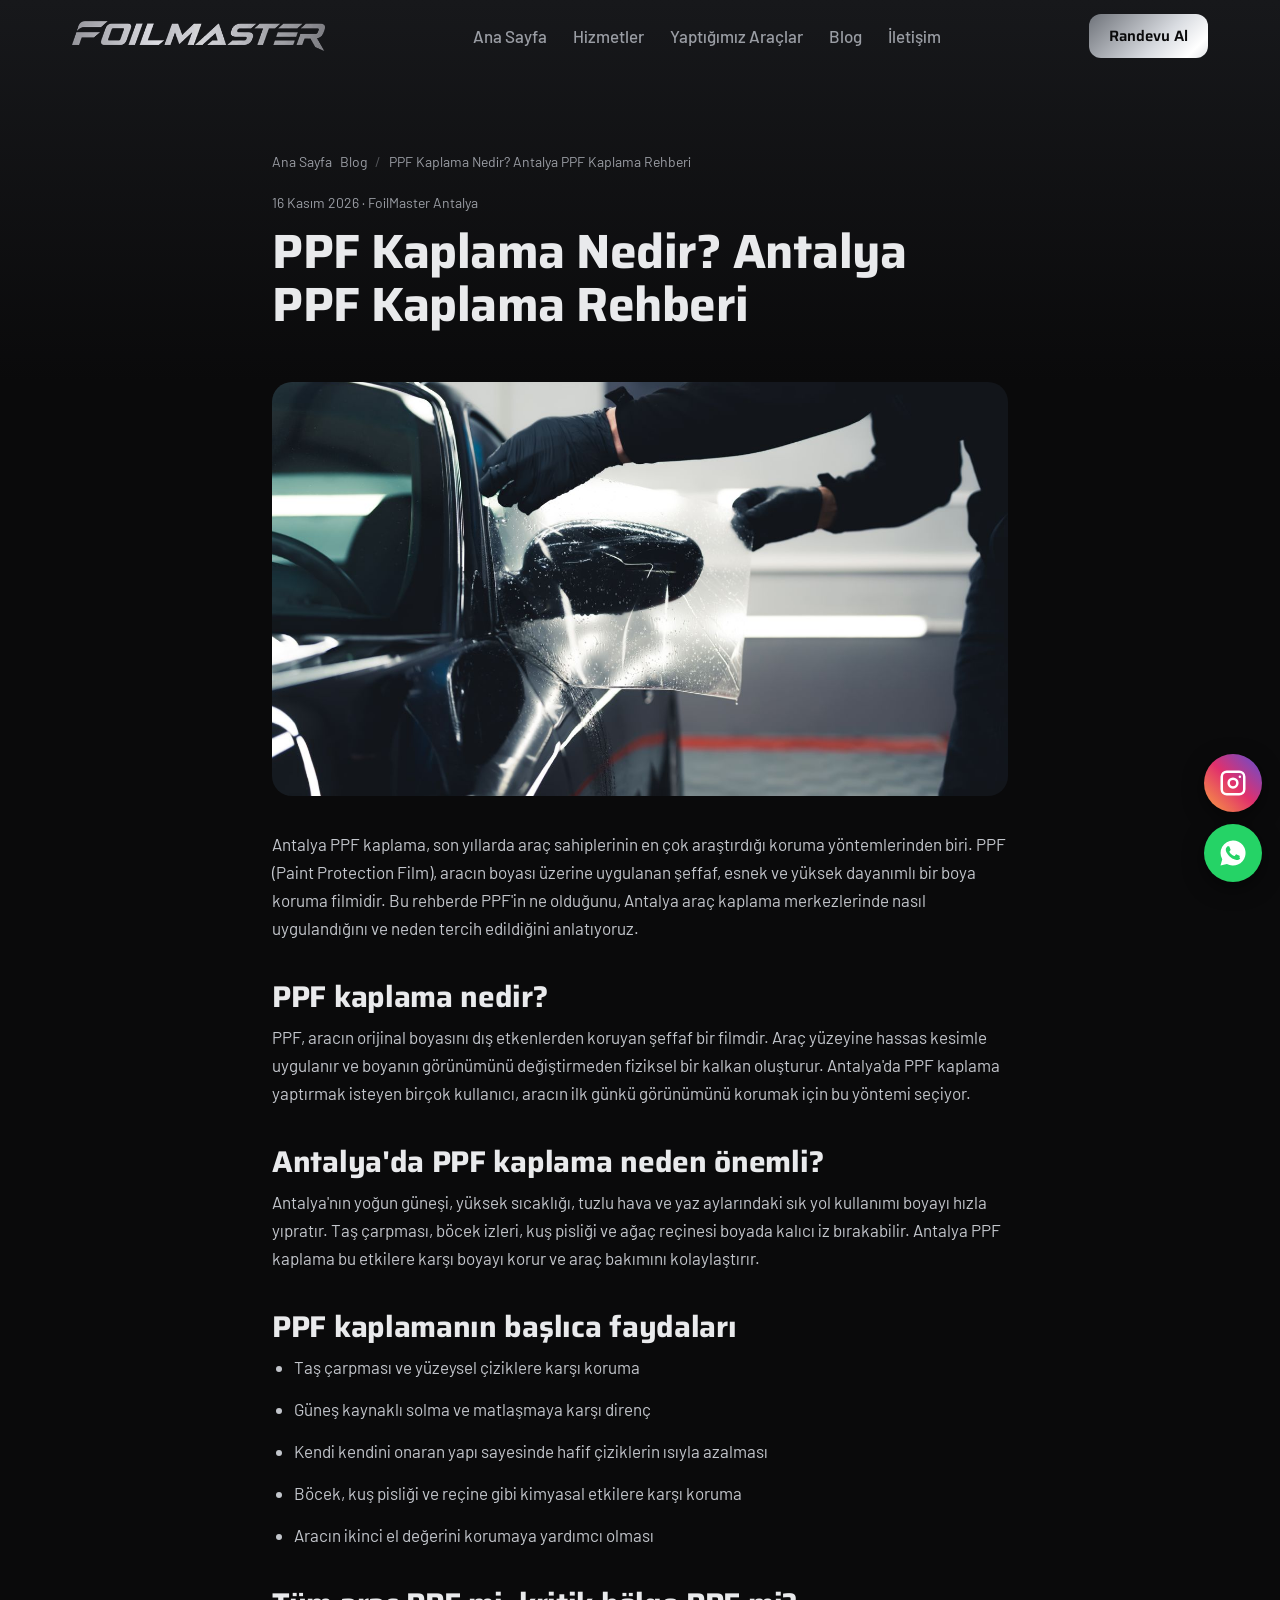
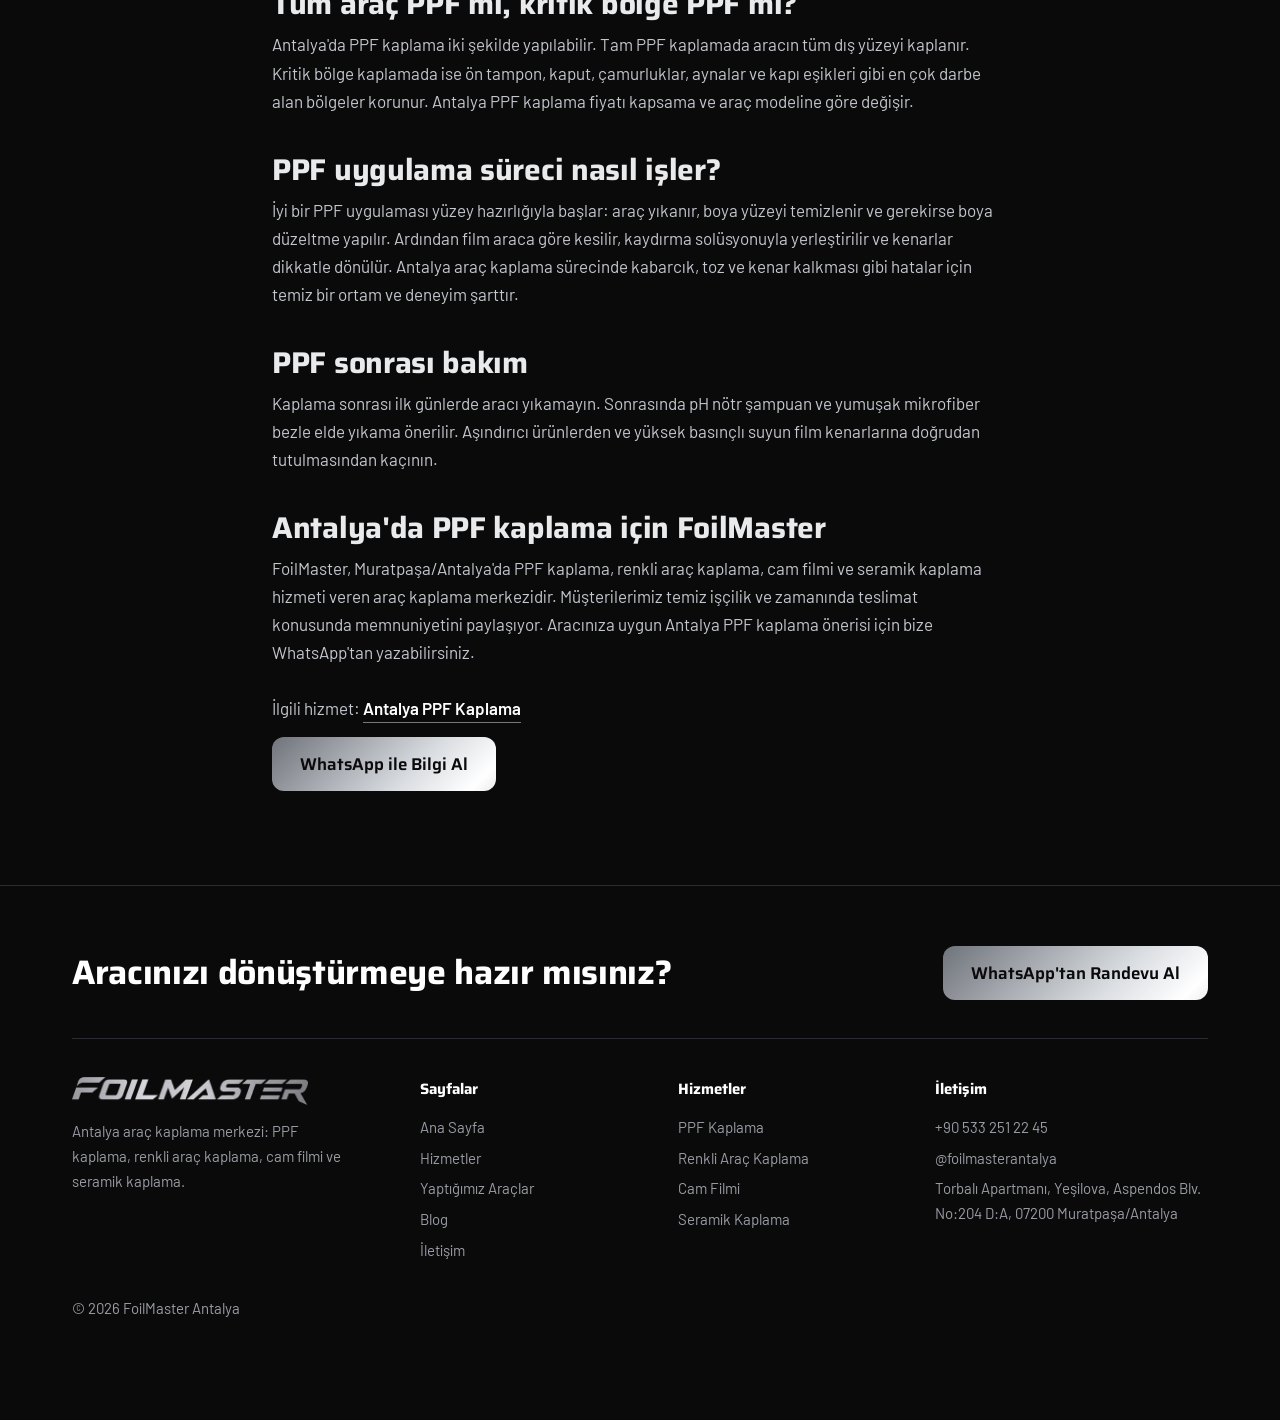
<file: blog/ppf-kaplama-nedir-antalya/index.html>
<!DOCTYPE html><html lang="tr"><head><meta charset="utf-8"><meta name="viewport" content="width=device-width,initial-scale=1"><script>document.documentElement.className="js"</script><title>PPF Kaplama Nedir? Antalya PPF Kaplama Rehberi | FoilMaster Antalya</title><meta name="description" content="Antalya PPF kaplama nedir, ne işe yarar, avantajları ve süreci nasıl işler? Antalya araç kaplama merkezi FoilMaster'dan kapsamlı rehber."><link rel="canonical" href="https://KULLANICIADI.github.io/foilmaster/blog/ppf-kaplama-nedir-antalya/"><meta name="robots" content="index,follow,max-image-preview:large"><meta name="geo.region" content="TR-07"><meta name="geo.placename" content="Antalya"><meta name="theme-color" content="#0a0a0b"><meta property="og:type" content="website"><meta property="og:title" content="PPF Kaplama Nedir? Antalya PPF Kaplama Rehberi | FoilMaster Antalya"><meta property="og:description" content="Antalya PPF kaplama nedir, ne işe yarar, avantajları ve süreci nasıl işler? Antalya araç kaplama merkezi FoilMaster'dan kapsamlı rehber."><meta property="og:image" content="https://KULLANICIADI.github.io/foilmaster/img/blog7.jpg"><meta property="og:locale" content="tr_TR"><link rel="icon" href="../../img/logo.png"><link rel="preconnect" href="https://fonts.googleapis.com"><link rel="preconnect" href="https://fonts.gstatic.com" crossorigin><link href="https://fonts.googleapis.com/css2?family=Barlow:wght@400;500;600&family=Saira:wght@500;600;700;800&display=swap" rel="stylesheet"><link rel="stylesheet" href="../../style.css"><script type="application/ld+json">{"@context": "https://schema.org", "@type": "AutoBodyShop", "name": "FoilMaster Antalya", "description": "Antalya araç kaplama merkezi: PPF kaplama, renkli araç kaplama, cam filmi ve seramik kaplama.", "url": "https://KULLANICIADI.github.io/foilmaster/", "telephone": "+90 533 251 22 45", "image": "https://KULLANICIADI.github.io/foilmaster/img/blog7.jpg", "sameAs": ["https://www.instagram.com/foilmasterantalya", "https://share.google/dTnsp2cPyDl6CUMNu"], "hasMap": "https://share.google/dTnsp2cPyDl6CUMNu", "address": {"@type": "PostalAddress", "streetAddress": "Torbalı Apartmanı, Yeşilova, Aspendos Blv. No:204 D:A", "addressLocality": "Muratpaşa", "addressRegion": "Antalya", "postalCode": "07200", "addressCountry": "TR"}, "areaServed": "Antalya"}</script><script type="application/ld+json">{"@context": "https://schema.org", "@type": "BreadcrumbList", "itemListElement": [{"@type": "ListItem", "position": 1, "name": "Ana Sayfa", "item": "https://KULLANICIADI.github.io/foilmaster/"}, {"@type": "ListItem", "position": 2, "name": "Blog", "item": "https://KULLANICIADI.github.io/foilmaster/blog/"}, {"@type": "ListItem", "position": 3, "name": "PPF Kaplama Nedir? Antalya PPF Kaplama Rehberi", "item": "https://KULLANICIADI.github.io/foilmaster/blog/ppf-kaplama-nedir-antalya/"}]}</script><script type="application/ld+json">{"@context": "https://schema.org", "@type": "BlogPosting", "headline": "PPF Kaplama Nedir? Antalya PPF Kaplama Rehberi", "image": "https://KULLANICIADI.github.io/foilmaster/img/blog7.jpg", "datePublished": "2026-11-16", "dateModified": "2026-11-16", "mainEntityOfPage": "https://KULLANICIADI.github.io/foilmaster/blog/ppf-kaplama-nedir-antalya/", "author": {"@type": "Organization", "name": "FoilMaster Antalya"}, "publisher": {"@type": "Organization", "name": "FoilMaster Antalya"}, "description": "Antalya PPF kaplama nedir, ne işe yarar, avantajları ve süreci nasıl işler? Antalya araç kaplama merkezi FoilMaster'dan kapsamlı rehber."}</script></head><body><div id="pg"></div>
<header><div class="w nav"><a href="../../"><img src="../../img/logo.png" alt="FoilMaster Antalya logo"></a><ul><li><a href="../../">Ana Sayfa</a></li><li><a href="../../hizmetler/">Hizmetler</a></li><li><a href="../../araclarimiz/">Yaptığımız Araçlar</a></li><li><a href="../../blog/">Blog</a></li><li><a href="../../#iletisim">İletişim</a></li></ul><a class="btn b1" href="https://wa.me/905332512245?text=Merhaba%2C%20FoilMaster%27dan%20bilgi%20ve%20randevu%20almak%20istiyorum." target="_blank" rel="noopener" style="padding:10px 20px;font-size:15px">Randevu Al</a><button class="bt" aria-label="Menü">☰</button></div></header>
<div class="ph"><div class="w art" style="padding-bottom:0"><nav class="bc" aria-label="Konum"><a href="../../">Ana Sayfa</a><a href="../../blog/">Blog</a><span>PPF Kaplama Nedir? Antalya PPF Kaplama Rehberi</span></nav><div class="meta">16 Kasım 2026 · FoilMaster Antalya</div><h1 style="font-size:clamp(30px,4.5vw,48px)">PPF Kaplama Nedir? Antalya PPF Kaplama Rehberi</h1></div></div><article class="art"><img class="cv" src="../../img/blog7.jpg" alt="PPF Kaplama Nedir? Antalya PPF Kaplama Rehberi"><p>Antalya PPF kaplama, son yıllarda araç sahiplerinin en çok araştırdığı koruma yöntemlerinden biri. PPF (Paint Protection Film), aracın boyası üzerine uygulanan şeffaf, esnek ve yüksek dayanımlı bir boya koruma filmidir. Bu rehberde PPF'in ne olduğunu, Antalya araç kaplama merkezlerinde nasıl uygulandığını ve neden tercih edildiğini anlatıyoruz.</p>
<h2>PPF kaplama nedir?</h2><p>PPF, aracın orijinal boyasını dış etkenlerden koruyan şeffaf bir filmdir. Araç yüzeyine hassas kesimle uygulanır ve boyanın görünümünü değiştirmeden fiziksel bir kalkan oluşturur. Antalya'da PPF kaplama yaptırmak isteyen birçok kullanıcı, aracın ilk günkü görünümünü korumak için bu yöntemi seçiyor.</p>
<h2>Antalya'da PPF kaplama neden önemli?</h2><p>Antalya'nın yoğun güneşi, yüksek sıcaklığı, tuzlu hava ve yaz aylarındaki sık yol kullanımı boyayı hızla yıpratır. Taş çarpması, böcek izleri, kuş pisliği ve ağaç reçinesi boyada kalıcı iz bırakabilir. Antalya PPF kaplama bu etkilere karşı boyayı korur ve araç bakımını kolaylaştırır.</p>
<h2>PPF kaplamanın başlıca faydaları</h2><ul><li>Taş çarpması ve yüzeysel çiziklere karşı koruma</li><li>Güneş kaynaklı solma ve matlaşmaya karşı direnç</li><li>Kendi kendini onaran yapı sayesinde hafif çiziklerin ısıyla azalması</li><li>Böcek, kuş pisliği ve reçine gibi kimyasal etkilere karşı koruma</li><li>Aracın ikinci el değerini korumaya yardımcı olması</li></ul>
<h2>Tüm araç PPF mi, kritik bölge PPF mi?</h2><p>Antalya'da PPF kaplama iki şekilde yapılabilir. Tam PPF kaplamada aracın tüm dış yüzeyi kaplanır. Kritik bölge kaplamada ise ön tampon, kaput, çamurluklar, aynalar ve kapı eşikleri gibi en çok darbe alan bölgeler korunur. Antalya PPF kaplama fiyatı kapsama ve araç modeline göre değişir.</p>
<h2>PPF uygulama süreci nasıl işler?</h2><p>İyi bir PPF uygulaması yüzey hazırlığıyla başlar: araç yıkanır, boya yüzeyi temizlenir ve gerekirse boya düzeltme yapılır. Ardından film araca göre kesilir, kaydırma solüsyonuyla yerleştirilir ve kenarlar dikkatle dönülür. Antalya araç kaplama sürecinde kabarcık, toz ve kenar kalkması gibi hatalar için temiz bir ortam ve deneyim şarttır.</p>
<h2>PPF sonrası bakım</h2><p>Kaplama sonrası ilk günlerde aracı yıkamayın. Sonrasında pH nötr şampuan ve yumuşak mikrofiber bezle elde yıkama önerilir. Aşındırıcı ürünlerden ve yüksek basınçlı suyun film kenarlarına doğrudan tutulmasından kaçının.</p>
<h2>Antalya'da PPF kaplama için FoilMaster</h2><p>FoilMaster, Muratpaşa/Antalya'da PPF kaplama, renkli araç kaplama, cam filmi ve seramik kaplama hizmeti veren araç kaplama merkezidir. Müşterilerimiz temiz işçilik ve zamanında teslimat konusunda memnuniyetini paylaşıyor. Aracınıza uygun Antalya PPF kaplama önerisi için bize WhatsApp'tan yazabilirsiniz.</p><p>İlgili hizmet: <a class="more" href="../../antalya-ppf-kaplama/">Antalya PPF Kaplama</a></p><p><a class="btn b1" href="https://wa.me/905332512245?text=Merhaba%2C%20PPF%20Kaplama%20Nedir%3F%20Antalya%20PPF%20Kaplama%20Rehberi%20yaz%C4%B1n%C4%B1z%C4%B1%20okudum%2C%20bilgi%20almak%20istiyorum." target="_blank" rel="noopener">WhatsApp ile Bilgi Al</a></p></article>
<footer><div class="w"><div class="fcta"><h3>Aracınızı dönüştürmeye hazır mısınız?</h3><a class="btn b1" href="https://wa.me/905332512245?text=Merhaba%2C%20arac%C4%B1m%20i%C3%A7in%20kaplama%20bilgisi%20ve%20randevu%20almak%20istiyorum." target="_blank" rel="noopener">WhatsApp'tan Randevu Al</a></div><div class="fg"><div><img src="../../img/logo.png" alt="FoilMaster" style="height:28px;margin-bottom:14px"><p>Antalya araç kaplama merkezi: PPF kaplama, renkli araç kaplama, cam filmi ve seramik kaplama.</p></div><div><h4>Sayfalar</h4><a href="../../">Ana Sayfa</a><a href="../../hizmetler/">Hizmetler</a><a href="../../araclarimiz/">Yaptığımız Araçlar</a><a href="../../blog/">Blog</a><a href="../../#iletisim">İletişim</a></div><div><h4>Hizmetler</h4><a href="../../antalya-ppf-kaplama/">PPF Kaplama</a><a href="../../antalya-renkli-arac-kaplama/">Renkli Araç Kaplama</a><a href="../../antalya-cam-filmi/">Cam Filmi</a><a href="../../antalya-seramik-kaplama/">Seramik Kaplama</a></div><div><h4>İletişim</h4><a href="tel:+905332512245">+90 533 251 22 45</a><a href="https://www.instagram.com/foilmasterantalya" target="_blank" rel="noopener">@foilmasterantalya</a><p><a href="https://share.google/dTnsp2cPyDl6CUMNu" target="_blank" rel="noopener">Torbalı Apartmanı, Yeşilova, Aspendos Blv. No:204 D:A, 07200 Muratpaşa/Antalya</a></p></div></div><p style="margin-top:30px">© 2026 FoilMaster Antalya</p></div></footer>
<div class="fl"><a class="ig" href="https://www.instagram.com/foilmasterantalya" target="_blank" rel="noopener" aria-label="Instagram"><svg viewBox="0 0 24 24"><path d="M7 2h10a5 5 0 0 1 5 5v10a5 5 0 0 1-5 5H7a5 5 0 0 1-5-5V7a5 5 0 0 1 5-5zm0 2a3 3 0 0 0-3 3v10a3 3 0 0 0 3 3h10a3 3 0 0 0 3-3V7a3 3 0 0 0-3-3H7zm5 3.5a4.5 4.5 0 1 1 0 9 4.5 4.5 0 0 1 0-9zm0 2a2.5 2.5 0 1 0 0 5 2.5 2.5 0 0 0 0-5zM17.5 6a1 1 0 1 1 0 2 1 1 0 0 1 0-2z"/></svg></a><a class="wa" href="https://wa.me/905332512245?text=Merhaba%2C%20FoilMaster%27dan%20bilgi%20ve%20randevu%20almak%20istiyorum." target="_blank" rel="noopener" aria-label="WhatsApp"><svg viewBox="0 0 24 24"><path d="M12 2a10 10 0 0 0-8.6 15L2 22l5.1-1.3A10 10 0 1 0 12 2zm5.8 14.2c-.2.7-1.4 1.3-1.9 1.3-.5.1-1.1.1-1.8-.1-.4-.1-1-.3-1.7-.6-3-1.3-4.9-4.3-5-4.5-.1-.2-1.2-1.6-1.2-3s.8-2.1 1-2.4c.3-.3.6-.3.8-.3h.6c.2 0 .4 0 .6.5l.8 2c.1.2.1.3 0 .5l-.3.5-.4.4c-.1.2-.3.3-.1.6.2.3.7 1.2 1.5 1.9 1 .9 1.9 1.2 2.2 1.3.3.1.4.1.6-.1l.8-1c.2-.3.4-.2.6-.1l1.9.9c.3.1.5.2.5.3.1.1.1.7-.1 1.4z"/></svg></a></div><div id="lb"><img alt="Büyük görsel"></div><script src="../../main.js"></script></body></html>
</file>
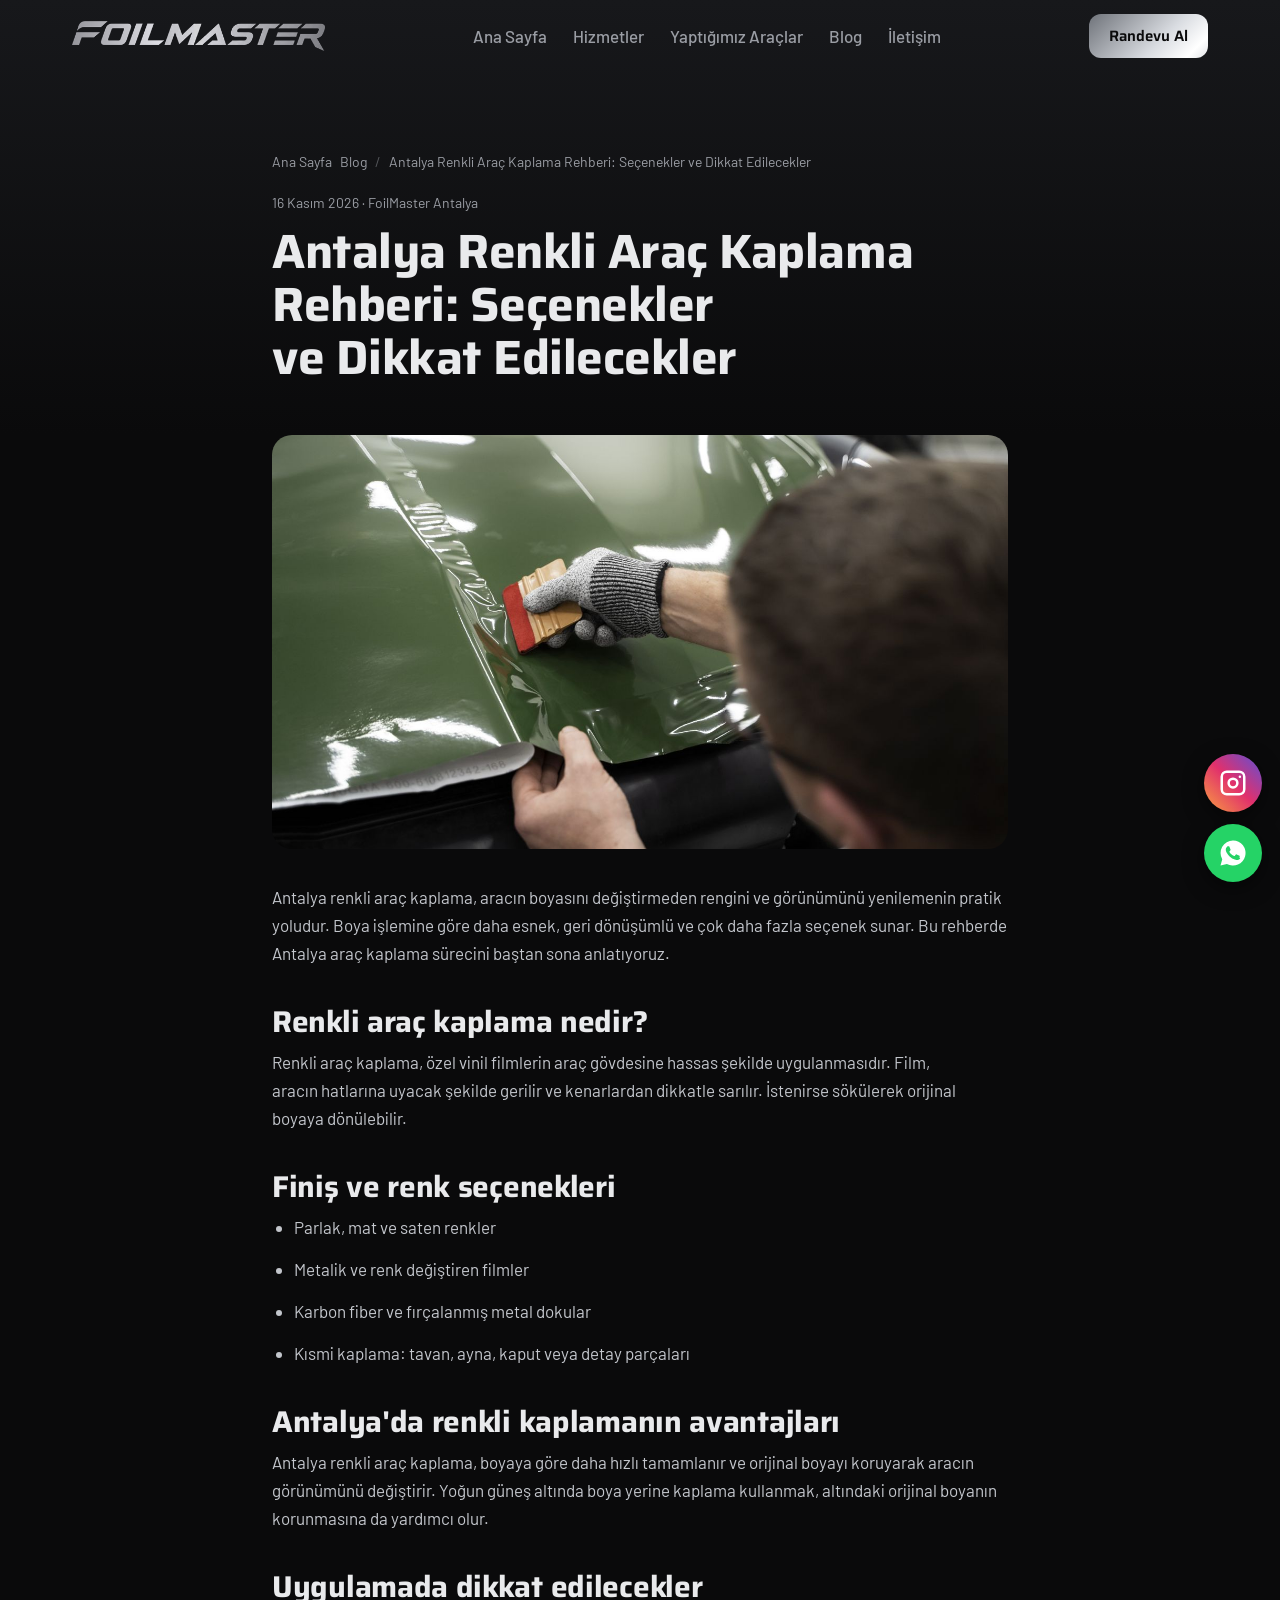
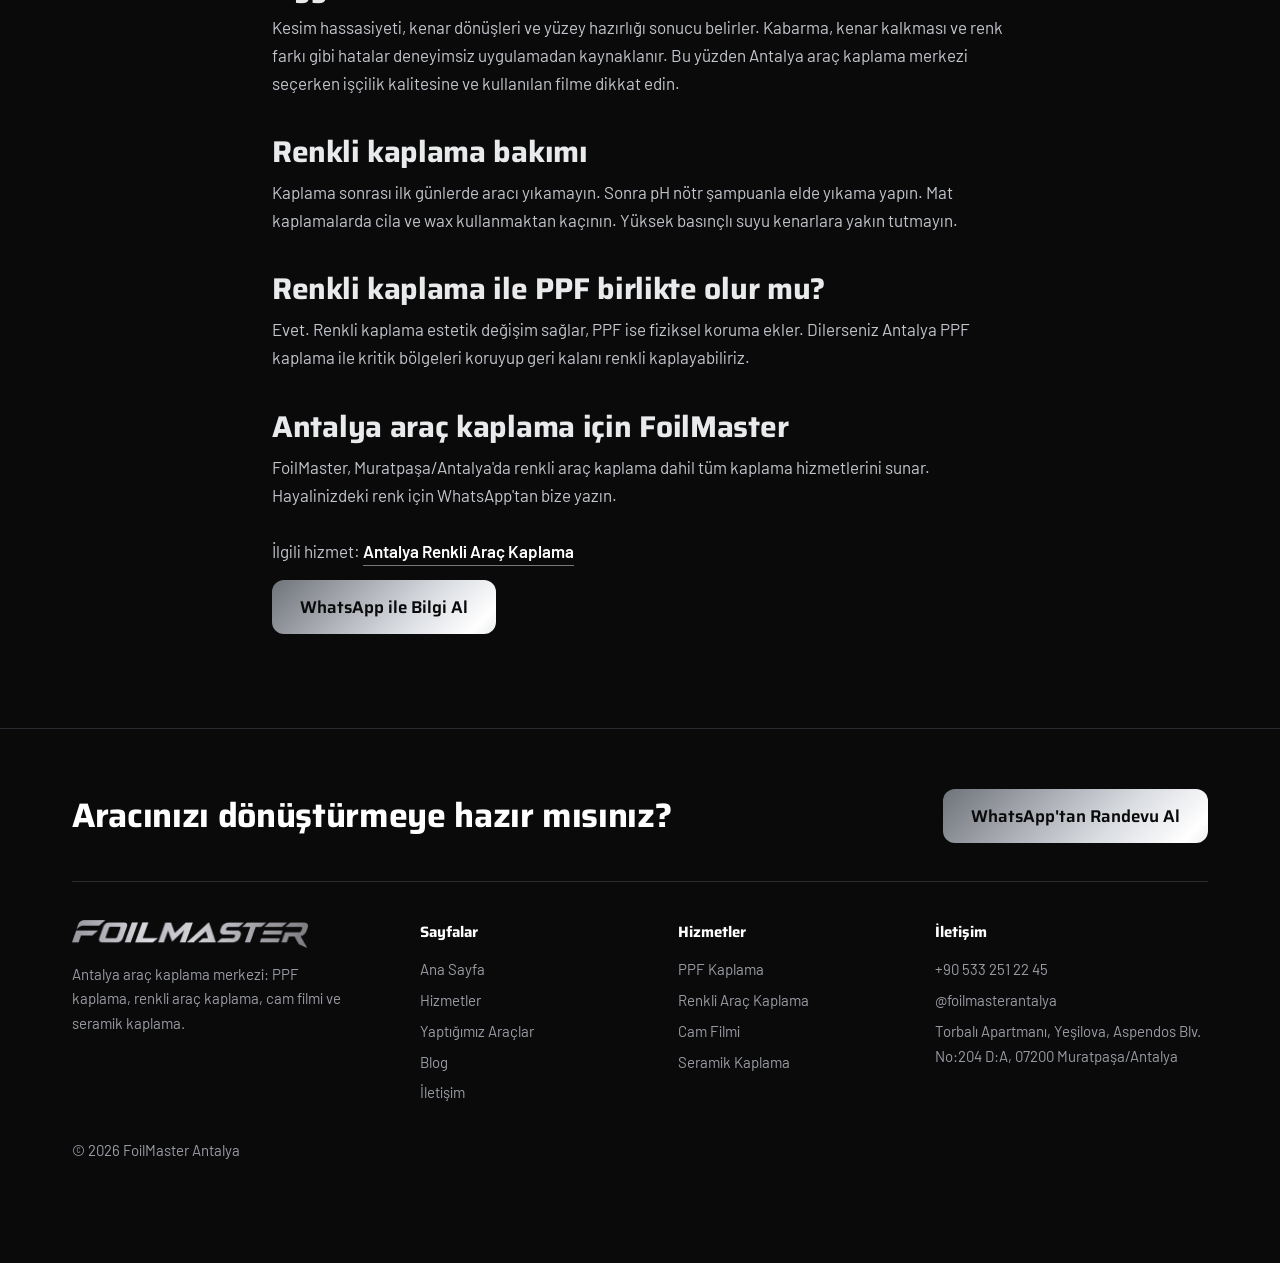
<file: blog/renkli-arac-kaplama-rehberi/index.html>
<!DOCTYPE html><html lang="tr"><head><meta charset="utf-8"><meta name="viewport" content="width=device-width,initial-scale=1"><script>document.documentElement.className="js"</script><title>Antalya Renkli Araç Kaplama Rehberi: Seçenekler ve Dikkat Edilecekler | FoilMaster Antalya</title><meta name="description" content="Antalya renkli araç kaplama nedir, hangi renk ve finiş seçenekleri var, bakımı nasıl yapılır? Antalya araç kaplama rehberi."><link rel="canonical" href="https://KULLANICIADI.github.io/foilmaster/blog/renkli-arac-kaplama-rehberi/"><meta name="robots" content="index,follow,max-image-preview:large"><meta name="geo.region" content="TR-07"><meta name="geo.placename" content="Antalya"><meta name="theme-color" content="#0a0a0b"><meta property="og:type" content="website"><meta property="og:title" content="Antalya Renkli Araç Kaplama Rehberi: Seçenekler ve Dikkat Edilecekler | FoilMaster Antalya"><meta property="og:description" content="Antalya renkli araç kaplama nedir, hangi renk ve finiş seçenekleri var, bakımı nasıl yapılır? Antalya araç kaplama rehberi."><meta property="og:image" content="https://KULLANICIADI.github.io/foilmaster/img/blog5.jpg"><meta property="og:locale" content="tr_TR"><link rel="icon" href="../../img/logo.png"><link rel="preconnect" href="https://fonts.googleapis.com"><link rel="preconnect" href="https://fonts.gstatic.com" crossorigin><link href="https://fonts.googleapis.com/css2?family=Barlow:wght@400;500;600&family=Saira:wght@500;600;700;800&display=swap" rel="stylesheet"><link rel="stylesheet" href="../../style.css"><script type="application/ld+json">{"@context": "https://schema.org", "@type": "AutoBodyShop", "name": "FoilMaster Antalya", "description": "Antalya araç kaplama merkezi: PPF kaplama, renkli araç kaplama, cam filmi ve seramik kaplama.", "url": "https://KULLANICIADI.github.io/foilmaster/", "telephone": "+90 533 251 22 45", "image": "https://KULLANICIADI.github.io/foilmaster/img/blog5.jpg", "sameAs": ["https://www.instagram.com/foilmasterantalya", "https://share.google/dTnsp2cPyDl6CUMNu"], "hasMap": "https://share.google/dTnsp2cPyDl6CUMNu", "address": {"@type": "PostalAddress", "streetAddress": "Torbalı Apartmanı, Yeşilova, Aspendos Blv. No:204 D:A", "addressLocality": "Muratpaşa", "addressRegion": "Antalya", "postalCode": "07200", "addressCountry": "TR"}, "areaServed": "Antalya"}</script><script type="application/ld+json">{"@context": "https://schema.org", "@type": "BreadcrumbList", "itemListElement": [{"@type": "ListItem", "position": 1, "name": "Ana Sayfa", "item": "https://KULLANICIADI.github.io/foilmaster/"}, {"@type": "ListItem", "position": 2, "name": "Blog", "item": "https://KULLANICIADI.github.io/foilmaster/blog/"}, {"@type": "ListItem", "position": 3, "name": "Antalya Renkli Araç Kaplama Rehberi: Seçenekler ve Dikkat Edilecekler", "item": "https://KULLANICIADI.github.io/foilmaster/blog/renkli-arac-kaplama-rehberi/"}]}</script><script type="application/ld+json">{"@context": "https://schema.org", "@type": "BlogPosting", "headline": "Antalya Renkli Araç Kaplama Rehberi: Seçenekler ve Dikkat Edilecekler", "image": "https://KULLANICIADI.github.io/foilmaster/img/blog5.jpg", "datePublished": "2026-11-16", "dateModified": "2026-11-16", "mainEntityOfPage": "https://KULLANICIADI.github.io/foilmaster/blog/renkli-arac-kaplama-rehberi/", "author": {"@type": "Organization", "name": "FoilMaster Antalya"}, "publisher": {"@type": "Organization", "name": "FoilMaster Antalya"}, "description": "Antalya renkli araç kaplama nedir, hangi renk ve finiş seçenekleri var, bakımı nasıl yapılır? Antalya araç kaplama rehberi."}</script></head><body><div id="pg"></div>
<header><div class="w nav"><a href="../../"><img src="../../img/logo.png" alt="FoilMaster Antalya logo"></a><ul><li><a href="../../">Ana Sayfa</a></li><li><a href="../../hizmetler/">Hizmetler</a></li><li><a href="../../araclarimiz/">Yaptığımız Araçlar</a></li><li><a href="../../blog/">Blog</a></li><li><a href="../../#iletisim">İletişim</a></li></ul><a class="btn b1" href="https://wa.me/905332512245?text=Merhaba%2C%20FoilMaster%27dan%20bilgi%20ve%20randevu%20almak%20istiyorum." target="_blank" rel="noopener" style="padding:10px 20px;font-size:15px">Randevu Al</a><button class="bt" aria-label="Menü">☰</button></div></header>
<div class="ph"><div class="w art" style="padding-bottom:0"><nav class="bc" aria-label="Konum"><a href="../../">Ana Sayfa</a><a href="../../blog/">Blog</a><span>Antalya Renkli Araç Kaplama Rehberi: Seçenekler ve Dikkat Edilecekler</span></nav><div class="meta">16 Kasım 2026 · FoilMaster Antalya</div><h1 style="font-size:clamp(30px,4.5vw,48px)">Antalya Renkli Araç Kaplama Rehberi: Seçenekler ve Dikkat Edilecekler</h1></div></div><article class="art"><img class="cv" src="../../img/blog5.jpg" alt="Antalya Renkli Araç Kaplama Rehberi: Seçenekler ve Dikkat Edilecekler"><p>Antalya renkli araç kaplama, aracın boyasını değiştirmeden rengini ve görünümünü yenilemenin pratik yoludur. Boya işlemine göre daha esnek, geri dönüşümlü ve çok daha fazla seçenek sunar. Bu rehberde Antalya araç kaplama sürecini baştan sona anlatıyoruz.</p>
<h2>Renkli araç kaplama nedir?</h2><p>Renkli araç kaplama, özel vinil filmlerin araç gövdesine hassas şekilde uygulanmasıdır. Film, aracın hatlarına uyacak şekilde gerilir ve kenarlardan dikkatle sarılır. İstenirse sökülerek orijinal boyaya dönülebilir.</p>
<h2>Finiş ve renk seçenekleri</h2><ul><li>Parlak, mat ve saten renkler</li><li>Metalik ve renk değiştiren filmler</li><li>Karbon fiber ve fırçalanmış metal dokular</li><li>Kısmi kaplama: tavan, ayna, kaput veya detay parçaları</li></ul>
<h2>Antalya'da renkli kaplamanın avantajları</h2><p>Antalya renkli araç kaplama, boyaya göre daha hızlı tamamlanır ve orijinal boyayı koruyarak aracın görünümünü değiştirir. Yoğun güneş altında boya yerine kaplama kullanmak, altındaki orijinal boyanın korunmasına da yardımcı olur.</p>
<h2>Uygulamada dikkat edilecekler</h2><p>Kesim hassasiyeti, kenar dönüşleri ve yüzey hazırlığı sonucu belirler. Kabarma, kenar kalkması ve renk farkı gibi hatalar deneyimsiz uygulamadan kaynaklanır. Bu yüzden Antalya araç kaplama merkezi seçerken işçilik kalitesine ve kullanılan filme dikkat edin.</p>
<h2>Renkli kaplama bakımı</h2><p>Kaplama sonrası ilk günlerde aracı yıkamayın. Sonra pH nötr şampuanla elde yıkama yapın. Mat kaplamalarda cila ve wax kullanmaktan kaçının. Yüksek basınçlı suyu kenarlara yakın tutmayın.</p>
<h2>Renkli kaplama ile PPF birlikte olur mu?</h2><p>Evet. Renkli kaplama estetik değişim sağlar, PPF ise fiziksel koruma ekler. Dilerseniz Antalya PPF kaplama ile kritik bölgeleri koruyup geri kalanı renkli kaplayabiliriz.</p>
<h2>Antalya araç kaplama için FoilMaster</h2><p>FoilMaster, Muratpaşa/Antalya'da renkli araç kaplama dahil tüm kaplama hizmetlerini sunar. Hayalinizdeki renk için WhatsApp'tan bize yazın.</p><p>İlgili hizmet: <a class="more" href="../../antalya-renkli-arac-kaplama/">Antalya Renkli Araç Kaplama</a></p><p><a class="btn b1" href="https://wa.me/905332512245?text=Merhaba%2C%20Antalya%20Renkli%20Ara%C3%A7%20Kaplama%20Rehberi%3A%20Se%C3%A7enekler%20ve%20Dikkat%20Edilecekler%20yaz%C4%B1n%C4%B1z%C4%B1%20okudum%2C%20bilgi%20almak%20istiyorum." target="_blank" rel="noopener">WhatsApp ile Bilgi Al</a></p></article>
<footer><div class="w"><div class="fcta"><h3>Aracınızı dönüştürmeye hazır mısınız?</h3><a class="btn b1" href="https://wa.me/905332512245?text=Merhaba%2C%20arac%C4%B1m%20i%C3%A7in%20kaplama%20bilgisi%20ve%20randevu%20almak%20istiyorum." target="_blank" rel="noopener">WhatsApp'tan Randevu Al</a></div><div class="fg"><div><img src="../../img/logo.png" alt="FoilMaster" style="height:28px;margin-bottom:14px"><p>Antalya araç kaplama merkezi: PPF kaplama, renkli araç kaplama, cam filmi ve seramik kaplama.</p></div><div><h4>Sayfalar</h4><a href="../../">Ana Sayfa</a><a href="../../hizmetler/">Hizmetler</a><a href="../../araclarimiz/">Yaptığımız Araçlar</a><a href="../../blog/">Blog</a><a href="../../#iletisim">İletişim</a></div><div><h4>Hizmetler</h4><a href="../../antalya-ppf-kaplama/">PPF Kaplama</a><a href="../../antalya-renkli-arac-kaplama/">Renkli Araç Kaplama</a><a href="../../antalya-cam-filmi/">Cam Filmi</a><a href="../../antalya-seramik-kaplama/">Seramik Kaplama</a></div><div><h4>İletişim</h4><a href="tel:+905332512245">+90 533 251 22 45</a><a href="https://www.instagram.com/foilmasterantalya" target="_blank" rel="noopener">@foilmasterantalya</a><p><a href="https://share.google/dTnsp2cPyDl6CUMNu" target="_blank" rel="noopener">Torbalı Apartmanı, Yeşilova, Aspendos Blv. No:204 D:A, 07200 Muratpaşa/Antalya</a></p></div></div><p style="margin-top:30px">© 2026 FoilMaster Antalya</p></div></footer>
<div class="fl"><a class="ig" href="https://www.instagram.com/foilmasterantalya" target="_blank" rel="noopener" aria-label="Instagram"><svg viewBox="0 0 24 24"><path d="M7 2h10a5 5 0 0 1 5 5v10a5 5 0 0 1-5 5H7a5 5 0 0 1-5-5V7a5 5 0 0 1 5-5zm0 2a3 3 0 0 0-3 3v10a3 3 0 0 0 3 3h10a3 3 0 0 0 3-3V7a3 3 0 0 0-3-3H7zm5 3.5a4.5 4.5 0 1 1 0 9 4.5 4.5 0 0 1 0-9zm0 2a2.5 2.5 0 1 0 0 5 2.5 2.5 0 0 0 0-5zM17.5 6a1 1 0 1 1 0 2 1 1 0 0 1 0-2z"/></svg></a><a class="wa" href="https://wa.me/905332512245?text=Merhaba%2C%20FoilMaster%27dan%20bilgi%20ve%20randevu%20almak%20istiyorum." target="_blank" rel="noopener" aria-label="WhatsApp"><svg viewBox="0 0 24 24"><path d="M12 2a10 10 0 0 0-8.6 15L2 22l5.1-1.3A10 10 0 1 0 12 2zm5.8 14.2c-.2.7-1.4 1.3-1.9 1.3-.5.1-1.1.1-1.8-.1-.4-.1-1-.3-1.7-.6-3-1.3-4.9-4.3-5-4.5-.1-.2-1.2-1.6-1.2-3s.8-2.1 1-2.4c.3-.3.6-.3.8-.3h.6c.2 0 .4 0 .6.5l.8 2c.1.2.1.3 0 .5l-.3.5-.4.4c-.1.2-.3.3-.1.6.2.3.7 1.2 1.5 1.9 1 .9 1.9 1.2 2.2 1.3.3.1.4.1.6-.1l.8-1c.2-.3.4-.2.6-.1l1.9.9c.3.1.5.2.5.3.1.1.1.7-.1 1.4z"/></svg></a></div><div id="lb"><img alt="Büyük görsel"></div><script src="../../main.js"></script></body></html>
</file>
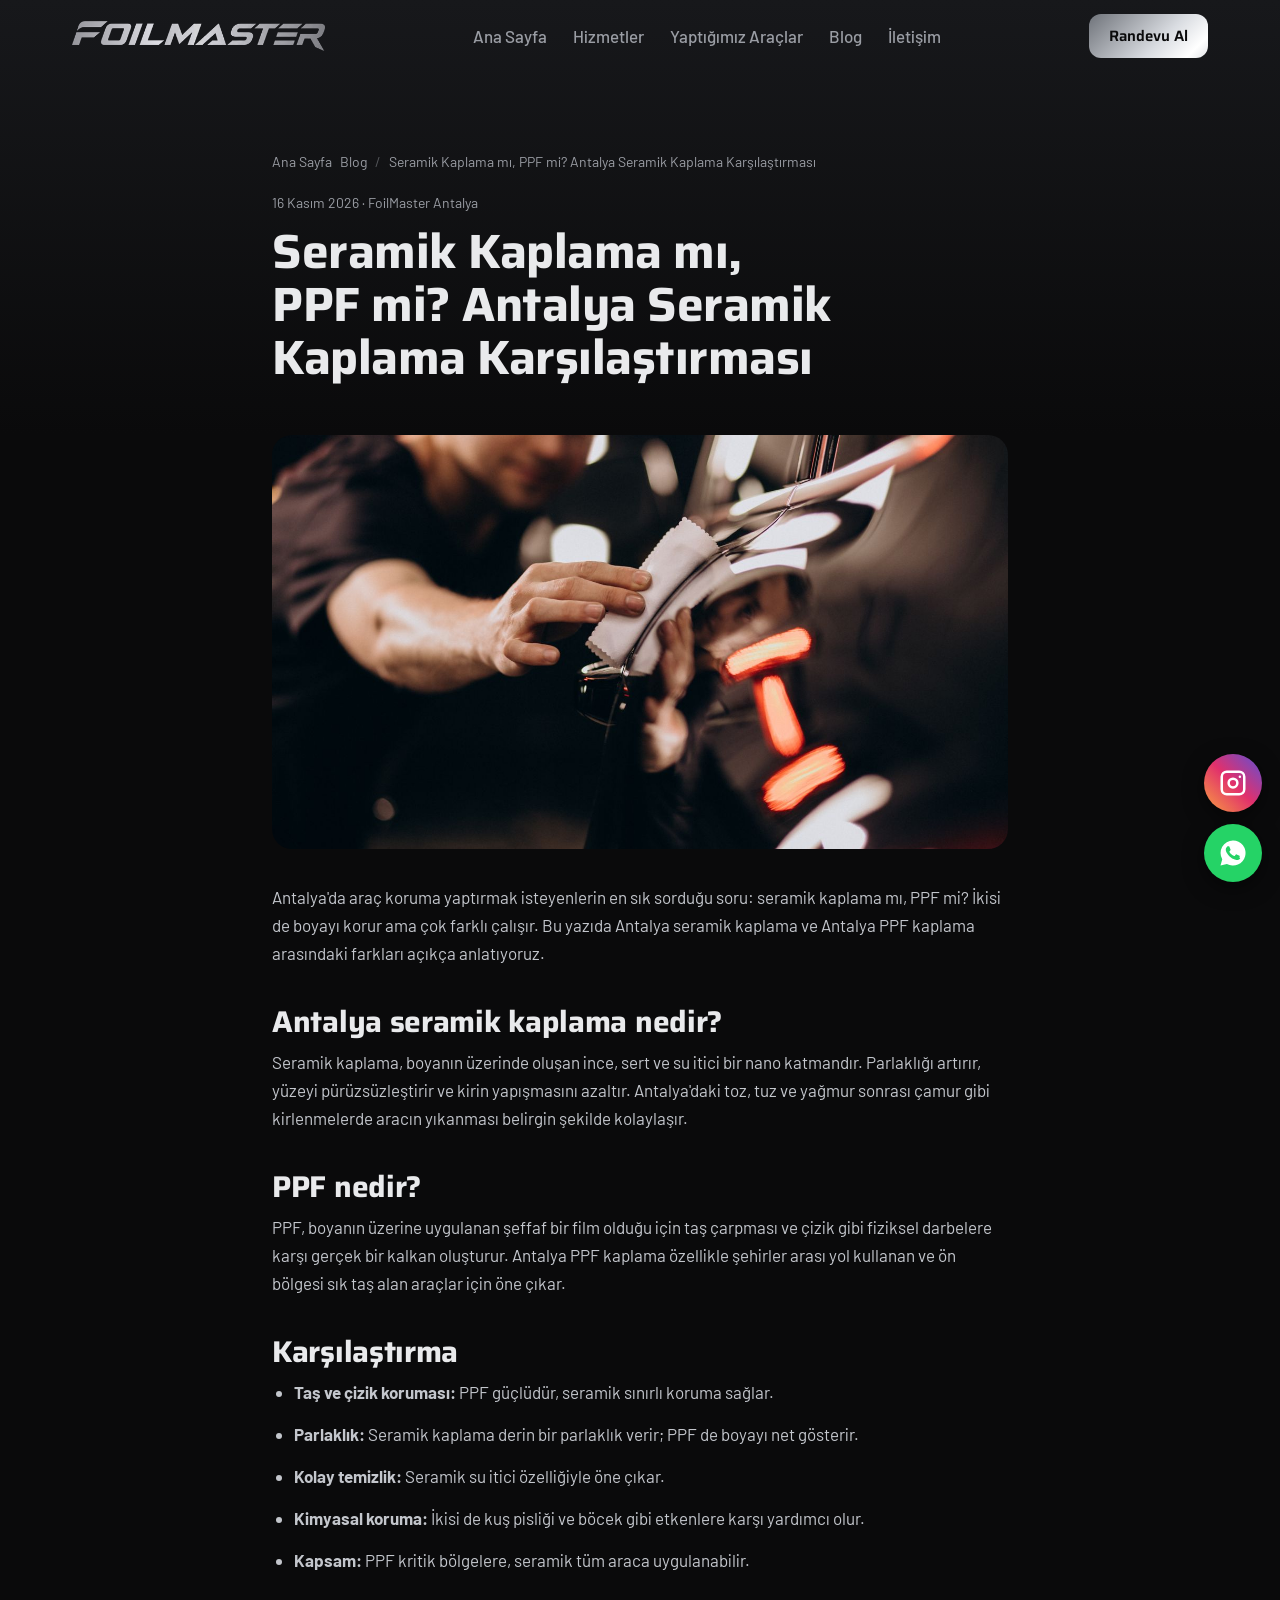
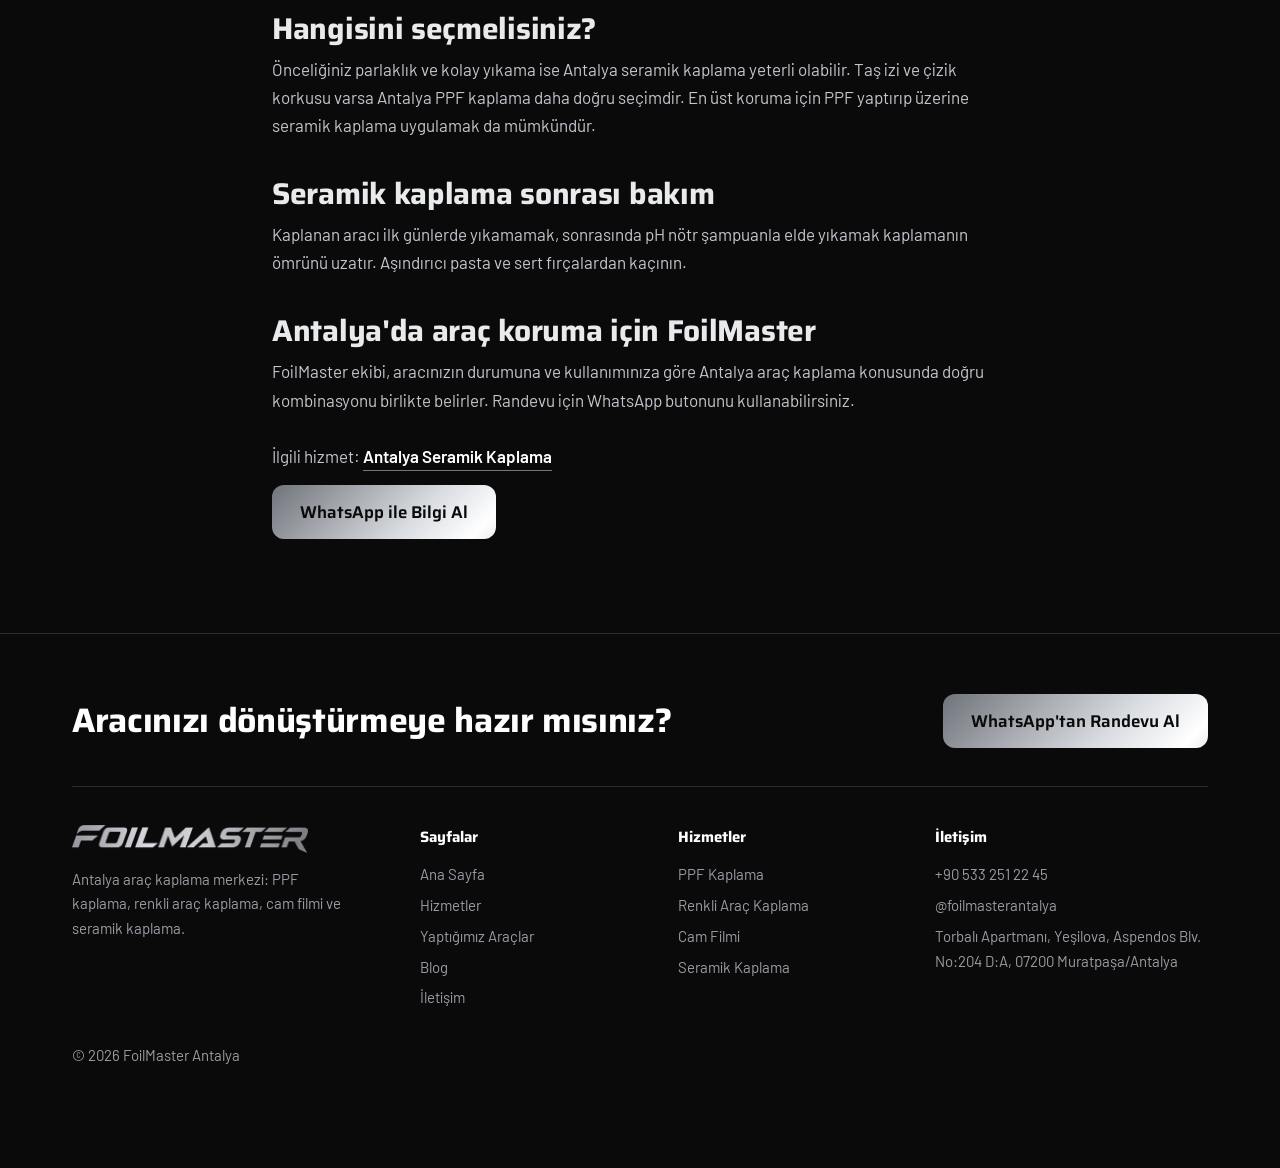
<file: blog/seramik-kaplama-mi-ppf-mi/index.html>
<!DOCTYPE html><html lang="tr"><head><meta charset="utf-8"><meta name="viewport" content="width=device-width,initial-scale=1"><script>document.documentElement.className="js"</script><title>Seramik Kaplama mı, PPF mi? Antalya Seramik Kaplama Karşılaştırması | FoilMaster Antalya</title><meta name="description" content="Antalya seramik kaplama ile Antalya PPF kaplama arasındaki farklar, avantajlar ve hangisinin sizin aracınıza uygun olduğu."><link rel="canonical" href="https://KULLANICIADI.github.io/foilmaster/blog/seramik-kaplama-mi-ppf-mi/"><meta name="robots" content="index,follow,max-image-preview:large"><meta name="geo.region" content="TR-07"><meta name="geo.placename" content="Antalya"><meta name="theme-color" content="#0a0a0b"><meta property="og:type" content="website"><meta property="og:title" content="Seramik Kaplama mı, PPF mi? Antalya Seramik Kaplama Karşılaştırması | FoilMaster Antalya"><meta property="og:description" content="Antalya seramik kaplama ile Antalya PPF kaplama arasındaki farklar, avantajlar ve hangisinin sizin aracınıza uygun olduğu."><meta property="og:image" content="https://KULLANICIADI.github.io/foilmaster/img/blog2.jpg"><meta property="og:locale" content="tr_TR"><link rel="icon" href="../../img/logo.png"><link rel="preconnect" href="https://fonts.googleapis.com"><link rel="preconnect" href="https://fonts.gstatic.com" crossorigin><link href="https://fonts.googleapis.com/css2?family=Barlow:wght@400;500;600&family=Saira:wght@500;600;700;800&display=swap" rel="stylesheet"><link rel="stylesheet" href="../../style.css"><script type="application/ld+json">{"@context": "https://schema.org", "@type": "AutoBodyShop", "name": "FoilMaster Antalya", "description": "Antalya araç kaplama merkezi: PPF kaplama, renkli araç kaplama, cam filmi ve seramik kaplama.", "url": "https://KULLANICIADI.github.io/foilmaster/", "telephone": "+90 533 251 22 45", "image": "https://KULLANICIADI.github.io/foilmaster/img/blog2.jpg", "sameAs": ["https://www.instagram.com/foilmasterantalya", "https://share.google/dTnsp2cPyDl6CUMNu"], "hasMap": "https://share.google/dTnsp2cPyDl6CUMNu", "address": {"@type": "PostalAddress", "streetAddress": "Torbalı Apartmanı, Yeşilova, Aspendos Blv. No:204 D:A", "addressLocality": "Muratpaşa", "addressRegion": "Antalya", "postalCode": "07200", "addressCountry": "TR"}, "areaServed": "Antalya"}</script><script type="application/ld+json">{"@context": "https://schema.org", "@type": "BreadcrumbList", "itemListElement": [{"@type": "ListItem", "position": 1, "name": "Ana Sayfa", "item": "https://KULLANICIADI.github.io/foilmaster/"}, {"@type": "ListItem", "position": 2, "name": "Blog", "item": "https://KULLANICIADI.github.io/foilmaster/blog/"}, {"@type": "ListItem", "position": 3, "name": "Seramik Kaplama mı, PPF mi? Antalya Seramik Kaplama Karşılaştırması", "item": "https://KULLANICIADI.github.io/foilmaster/blog/seramik-kaplama-mi-ppf-mi/"}]}</script><script type="application/ld+json">{"@context": "https://schema.org", "@type": "BlogPosting", "headline": "Seramik Kaplama mı, PPF mi? Antalya Seramik Kaplama Karşılaştırması", "image": "https://KULLANICIADI.github.io/foilmaster/img/blog2.jpg", "datePublished": "2026-11-16", "dateModified": "2026-11-16", "mainEntityOfPage": "https://KULLANICIADI.github.io/foilmaster/blog/seramik-kaplama-mi-ppf-mi/", "author": {"@type": "Organization", "name": "FoilMaster Antalya"}, "publisher": {"@type": "Organization", "name": "FoilMaster Antalya"}, "description": "Antalya seramik kaplama ile Antalya PPF kaplama arasındaki farklar, avantajlar ve hangisinin sizin aracınıza uygun olduğu."}</script></head><body><div id="pg"></div>
<header><div class="w nav"><a href="../../"><img src="../../img/logo.png" alt="FoilMaster Antalya logo"></a><ul><li><a href="../../">Ana Sayfa</a></li><li><a href="../../hizmetler/">Hizmetler</a></li><li><a href="../../araclarimiz/">Yaptığımız Araçlar</a></li><li><a href="../../blog/">Blog</a></li><li><a href="../../#iletisim">İletişim</a></li></ul><a class="btn b1" href="https://wa.me/905332512245?text=Merhaba%2C%20FoilMaster%27dan%20bilgi%20ve%20randevu%20almak%20istiyorum." target="_blank" rel="noopener" style="padding:10px 20px;font-size:15px">Randevu Al</a><button class="bt" aria-label="Menü">☰</button></div></header>
<div class="ph"><div class="w art" style="padding-bottom:0"><nav class="bc" aria-label="Konum"><a href="../../">Ana Sayfa</a><a href="../../blog/">Blog</a><span>Seramik Kaplama mı, PPF mi? Antalya Seramik Kaplama Karşılaştırması</span></nav><div class="meta">16 Kasım 2026 · FoilMaster Antalya</div><h1 style="font-size:clamp(30px,4.5vw,48px)">Seramik Kaplama mı, PPF mi? Antalya Seramik Kaplama Karşılaştırması</h1></div></div><article class="art"><img class="cv" src="../../img/blog2.jpg" alt="Seramik Kaplama mı, PPF mi? Antalya Seramik Kaplama Karşılaştırması"><p>Antalya'da araç koruma yaptırmak isteyenlerin en sık sorduğu soru: seramik kaplama mı, PPF mi? İkisi de boyayı korur ama çok farklı çalışır. Bu yazıda Antalya seramik kaplama ve Antalya PPF kaplama arasındaki farkları açıkça anlatıyoruz.</p>
<h2>Antalya seramik kaplama nedir?</h2><p>Seramik kaplama, boyanın üzerinde oluşan ince, sert ve su itici bir nano katmandır. Parlaklığı artırır, yüzeyi pürüzsüzleştirir ve kirin yapışmasını azaltır. Antalya'daki toz, tuz ve yağmur sonrası çamur gibi kirlenmelerde aracın yıkanması belirgin şekilde kolaylaşır.</p>
<h2>PPF nedir?</h2><p>PPF, boyanın üzerine uygulanan şeffaf bir film olduğu için taş çarpması ve çizik gibi fiziksel darbelere karşı gerçek bir kalkan oluşturur. Antalya PPF kaplama özellikle şehirler arası yol kullanan ve ön bölgesi sık taş alan araçlar için öne çıkar.</p>
<h2>Karşılaştırma</h2><ul><li><b>Taş ve çizik koruması:</b> PPF güçlüdür, seramik sınırlı koruma sağlar.</li><li><b>Parlaklık:</b> Seramik kaplama derin bir parlaklık verir; PPF de boyayı net gösterir.</li><li><b>Kolay temizlik:</b> Seramik su itici özelliğiyle öne çıkar.</li><li><b>Kimyasal koruma:</b> İkisi de kuş pisliği ve böcek gibi etkenlere karşı yardımcı olur.</li><li><b>Kapsam:</b> PPF kritik bölgelere, seramik tüm araca uygulanabilir.</li></ul>
<h2>Hangisini seçmelisiniz?</h2><p>Önceliğiniz parlaklık ve kolay yıkama ise Antalya seramik kaplama yeterli olabilir. Taş izi ve çizik korkusu varsa Antalya PPF kaplama daha doğru seçimdir. En üst koruma için PPF yaptırıp üzerine seramik kaplama uygulamak da mümkündür.</p>
<h2>Seramik kaplama sonrası bakım</h2><p>Kaplanan aracı ilk günlerde yıkamamak, sonrasında pH nötr şampuanla elde yıkamak kaplamanın ömrünü uzatır. Aşındırıcı pasta ve sert fırçalardan kaçının.</p>
<h2>Antalya'da araç koruma için FoilMaster</h2><p>FoilMaster ekibi, aracınızın durumuna ve kullanımınıza göre Antalya araç kaplama konusunda doğru kombinasyonu birlikte belirler. Randevu için WhatsApp butonunu kullanabilirsiniz.</p><p>İlgili hizmet: <a class="more" href="../../antalya-seramik-kaplama/">Antalya Seramik Kaplama</a></p><p><a class="btn b1" href="https://wa.me/905332512245?text=Merhaba%2C%20Seramik%20Kaplama%20m%C4%B1%2C%20PPF%20mi%3F%20Antalya%20Seramik%20Kaplama%20Kar%C5%9F%C4%B1la%C5%9Ft%C4%B1rmas%C4%B1%20yaz%C4%B1n%C4%B1z%C4%B1%20okudum%2C%20bilgi%20almak%20istiyorum." target="_blank" rel="noopener">WhatsApp ile Bilgi Al</a></p></article>
<footer><div class="w"><div class="fcta"><h3>Aracınızı dönüştürmeye hazır mısınız?</h3><a class="btn b1" href="https://wa.me/905332512245?text=Merhaba%2C%20arac%C4%B1m%20i%C3%A7in%20kaplama%20bilgisi%20ve%20randevu%20almak%20istiyorum." target="_blank" rel="noopener">WhatsApp'tan Randevu Al</a></div><div class="fg"><div><img src="../../img/logo.png" alt="FoilMaster" style="height:28px;margin-bottom:14px"><p>Antalya araç kaplama merkezi: PPF kaplama, renkli araç kaplama, cam filmi ve seramik kaplama.</p></div><div><h4>Sayfalar</h4><a href="../../">Ana Sayfa</a><a href="../../hizmetler/">Hizmetler</a><a href="../../araclarimiz/">Yaptığımız Araçlar</a><a href="../../blog/">Blog</a><a href="../../#iletisim">İletişim</a></div><div><h4>Hizmetler</h4><a href="../../antalya-ppf-kaplama/">PPF Kaplama</a><a href="../../antalya-renkli-arac-kaplama/">Renkli Araç Kaplama</a><a href="../../antalya-cam-filmi/">Cam Filmi</a><a href="../../antalya-seramik-kaplama/">Seramik Kaplama</a></div><div><h4>İletişim</h4><a href="tel:+905332512245">+90 533 251 22 45</a><a href="https://www.instagram.com/foilmasterantalya" target="_blank" rel="noopener">@foilmasterantalya</a><p><a href="https://share.google/dTnsp2cPyDl6CUMNu" target="_blank" rel="noopener">Torbalı Apartmanı, Yeşilova, Aspendos Blv. No:204 D:A, 07200 Muratpaşa/Antalya</a></p></div></div><p style="margin-top:30px">© 2026 FoilMaster Antalya</p></div></footer>
<div class="fl"><a class="ig" href="https://www.instagram.com/foilmasterantalya" target="_blank" rel="noopener" aria-label="Instagram"><svg viewBox="0 0 24 24"><path d="M7 2h10a5 5 0 0 1 5 5v10a5 5 0 0 1-5 5H7a5 5 0 0 1-5-5V7a5 5 0 0 1 5-5zm0 2a3 3 0 0 0-3 3v10a3 3 0 0 0 3 3h10a3 3 0 0 0 3-3V7a3 3 0 0 0-3-3H7zm5 3.5a4.5 4.5 0 1 1 0 9 4.5 4.5 0 0 1 0-9zm0 2a2.5 2.5 0 1 0 0 5 2.5 2.5 0 0 0 0-5zM17.5 6a1 1 0 1 1 0 2 1 1 0 0 1 0-2z"/></svg></a><a class="wa" href="https://wa.me/905332512245?text=Merhaba%2C%20FoilMaster%27dan%20bilgi%20ve%20randevu%20almak%20istiyorum." target="_blank" rel="noopener" aria-label="WhatsApp"><svg viewBox="0 0 24 24"><path d="M12 2a10 10 0 0 0-8.6 15L2 22l5.1-1.3A10 10 0 1 0 12 2zm5.8 14.2c-.2.7-1.4 1.3-1.9 1.3-.5.1-1.1.1-1.8-.1-.4-.1-1-.3-1.7-.6-3-1.3-4.9-4.3-5-4.5-.1-.2-1.2-1.6-1.2-3s.8-2.1 1-2.4c.3-.3.6-.3.8-.3h.6c.2 0 .4 0 .6.5l.8 2c.1.2.1.3 0 .5l-.3.5-.4.4c-.1.2-.3.3-.1.6.2.3.7 1.2 1.5 1.9 1 .9 1.9 1.2 2.2 1.3.3.1.4.1.6-.1l.8-1c.2-.3.4-.2.6-.1l1.9.9c.3.1.5.2.5.3.1.1.1.7-.1 1.4z"/></svg></a></div><div id="lb"><img alt="Büyük görsel"></div><script src="../../main.js"></script></body></html>
</file>
<file: style.css>
:root{--bg:#0a0a0b;--bg2:#111214;--card:#16171a;--line:#2a2c31;--tx:#e9eaec;--mu:#9a9da4;--sil:linear-gradient(135deg,#6f737a 0%,#d9dce1 35%,#fff 50%,#b4b8bf 70%,#6f737a 100%)}
*{box-sizing:border-box;margin:0;padding:0}html{scroll-behavior:smooth}
body{background:var(--bg);color:var(--tx);font:400 17px/1.65 'Barlow',system-ui,sans-serif}
img{max-width:100%;display:block}a{color:inherit;text-decoration:none}
h1,h2,h3{font-family:'Saira',sans-serif;line-height:1.1;letter-spacing:-.01em}
.w{max-width:1180px;margin:0 auto;padding:0 22px}
.sil{background:var(--sil);background-size:200% 100%;-webkit-background-clip:text;background-clip:text;color:transparent;animation:sh 6s linear infinite}
@keyframes sh{to{background-position:-200% 0}}
header{position:fixed;inset:0 0 auto;z-index:50;transition:.3s;padding:14px 0}
header.s{background:rgba(10,10,11,.92);backdrop-filter:blur(10px);border-bottom:1px solid var(--line);padding:8px 0}
.nav{display:flex;align-items:center;justify-content:space-between;gap:20px}
.nav img{height:30px}.nav ul{display:flex;gap:26px;list-style:none;font-weight:500}
.nav ul a{color:var(--mu);transition:.2s}.nav ul a:hover,.nav ul a.on{color:#fff}
.bt{display:none;background:none;border:1px solid var(--line);color:#fff;padding:6px 12px;font-size:20px;border-radius:8px}
.btn{position:relative;overflow:hidden;display:inline-flex;align-items:center;gap:10px;padding:14px 28px;border-radius:12px;font:600 17px 'Saira',sans-serif;border:0;cursor:pointer;transition:transform .2s,box-shadow .2s}
.btn:hover{transform:translateY(-3px)}
.b1{background:var(--sil);background-size:200% 100%;color:#0a0a0b;animation:sh 5s linear infinite,pl 2.4s infinite}
.b1::after{content:"";position:absolute;top:0;left:-80%;width:50%;height:100%;background:linear-gradient(100deg,transparent,rgba(255,255,255,.7),transparent);transform:skewX(-20deg);animation:sw 3s infinite}
.b2{background:#0a0a0b;color:#fff;border:1px solid #555}.b2:hover{border-color:#fff}
@keyframes sw{to{left:150%}}@keyframes pl{0%{box-shadow:0 0 0 0 rgba(220,224,230,.5)}70%,100%{box-shadow:0 0 0 16px transparent}}
.hero{min-height:100svh;display:flex;align-items:center;position:relative;padding:120px 0 70px;background:linear-gradient(90deg,#0a0a0b 25%,rgba(10,10,11,.55)),url(img/arac1.jpg) center/cover}
.hero h1{font-size:clamp(40px,7vw,86px);font-weight:700;max-width:820px;text-transform:uppercase;animation:up .9s both}
.hero p{max-width:560px;color:#c3c6cc;margin:22px 0 32px;font-size:19px;animation:up .9s .15s both}
.hero .cta{display:flex;gap:14px;flex-wrap:wrap;animation:up .9s .3s both}
@keyframes up{from{opacity:0;transform:translateY(30px)}}
.tag{display:inline-block;border:1px solid var(--line);padding:5px 14px;border-radius:99px;color:var(--mu);font-size:14px;margin-bottom:22px}
section{padding:90px 0}.alt{background:var(--bg2)}
.h{font-size:clamp(30px,4.5vw,52px);font-weight:700;margin-bottom:14px}.sub{color:var(--mu);max-width:640px;margin-bottom:46px}
.g{display:grid;gap:22px}.g4{grid-template-columns:repeat(4,1fr)}.g3{grid-template-columns:repeat(3,1fr)}.g2{grid-template-columns:1fr 1fr}
.card{background:var(--card);border:1px solid var(--line);border-radius:18px;overflow:hidden;transition:.3s}
.card:hover{border-color:#8b8f97;transform:translateY(-6px)}
.card img{aspect-ratio:4/3;object-fit:cover;width:100%}.card .in{padding:22px}.card h3{font-size:23px;margin-bottom:8px}.card p{color:var(--mu);font-size:16px}
.more{display:inline-block;margin-top:14px;font-weight:600;color:#fff;border-bottom:1px solid #777}
.why{padding:26px;border-left:2px solid #8b8f97;background:var(--card);border-radius:0 14px 14px 0}.why h3{font-size:21px;margin-bottom:6px}.why p{color:var(--mu);font-size:16px}
.gal{display:grid;grid-template-columns:repeat(4,1fr);gap:14px}.gal img{aspect-ratio:1;object-fit:cover;border-radius:14px;cursor:zoom-in;transition:.3s;border:1px solid var(--line)}.gal img:hover{transform:scale(1.03);border-color:#aaa}
#lb{position:fixed;inset:0;background:rgba(0,0,0,.93);z-index:99;display:none;align-items:center;justify-content:center;padding:20px;cursor:zoom-out}#lb.on{display:flex}#lb img{max-height:92vh;border-radius:12px}
.cc{display:grid;grid-template-columns:1fr 1fr;gap:22px}
.ct{border-radius:26px;padding:48px;min-height:340px;display:flex;flex-direction:column;justify-content:center;gap:18px}
.ct h2{font-size:clamp(28px,3.6vw,44px);text-transform:uppercase;font-weight:800}.ct p{max-width:480px}
.c1{background:linear-gradient(135deg,#9a9ea6,#e4e6ea 45%,#8f939b);color:#0a0a0b}.c1 p{color:#222}.c1 .b2{background:#0a0a0b}
.c2{background:linear-gradient(135deg,#151618,#222428);border:1px solid var(--line)}.c2 p{color:var(--mu)}
.rv{padding:26px;background:var(--card);border:1px solid var(--line);border-radius:18px}.rv .st{color:#d9dce1;letter-spacing:3px;margin-bottom:10px}.rv p{color:#c3c6cc;font-size:16px;margin-bottom:14px}.rv b{font-family:'Saira',sans-serif}
.sp{display:grid;grid-template-columns:1fr 1fr;gap:56px;align-items:center;margin-bottom:80px}.sp:nth-child(even) .im{order:2}
.sp img{border-radius:20px;border:1px solid var(--line);aspect-ratio:4/3;object-fit:cover;width:100%}.sp h2{font-size:clamp(28px,3.4vw,42px);margin-bottom:14px}.sp p{color:#c3c6cc;margin-bottom:14px}
.sp ul{list-style:none;margin:0 0 22px}.sp li{padding:5px 0 5px 28px;position:relative;color:#c3c6cc}.sp li::before{content:"";position:absolute;left:0;top:14px;width:14px;height:2px;background:var(--sil)}
.ph{padding:150px 0 50px;background:linear-gradient(180deg,#17181b,var(--bg))}.ph h1{font-size:clamp(36px,6vw,66px);font-weight:700}.ph p{color:var(--mu);max-width:620px;margin-top:12px}
details{background:var(--card);border:1px solid var(--line);border-radius:14px;padding:18px 22px;margin-bottom:12px}summary{cursor:pointer;font:600 19px 'Saira',sans-serif}details p{color:var(--mu);margin-top:10px}
.art{max-width:780px;margin:0 auto;padding:0 22px 80px}.art img.cv{border-radius:20px;margin:0 0 34px;aspect-ratio:16/9;object-fit:cover;width:100%}.art h2{font-size:30px;margin:38px 0 10px}.art p,.art li{color:#c3c6cc;margin-bottom:14px}.art ul{padding-left:22px}.meta{color:var(--mu);font-size:14px;margin-bottom:12px}
.ci{display:grid;grid-template-columns:1fr 1.2fr;gap:30px}.ci iframe{width:100%;min-height:380px;border:0;border-radius:18px;filter:grayscale(1) invert(.92) contrast(.9)}.ci p{margin-bottom:14px;color:#c3c6cc}.ci b{color:#fff}
footer{border-top:1px solid var(--line);padding:50px 0 100px;color:var(--mu);font-size:15px}.fg{display:grid;grid-template-columns:1.4fr 1fr 1fr;gap:30px}footer img{height:28px;margin-bottom:14px}footer h4{color:#fff;margin-bottom:10px;font-family:'Saira'}footer a{display:block;padding:3px 0}footer a:hover{color:#fff}
.fl{position:fixed;right:18px;bottom:18px;z-index:60;display:flex;flex-direction:column;gap:12px}
.fl a{width:58px;height:58px;border-radius:50%;display:grid;place-items:center;color:#fff;box-shadow:0 6px 20px rgba(0,0,0,.5);transition:.2s}.fl a:hover{transform:scale(1.12) rotate(-6deg)}
.fl svg{width:30px;height:30px;fill:#fff}.wa{background:#25d366;animation:wp 2s infinite}.ig{background:linear-gradient(45deg,#f9a03f,#e1306c,#5b51d8)}
@keyframes wp{0%{box-shadow:0 0 0 0 rgba(37,211,102,.6)}70%,100%{box-shadow:0 0 0 20px transparent}}
@media(max-width:900px){.g4,.g3,.cc,.sp,.ci,.fg{grid-template-columns:1fr 1fr}.gal{grid-template-columns:1fr 1fr}.sp .im{order:0!important}.sp{grid-template-columns:1fr;gap:24px;margin-bottom:56px}.cc,.ci,.fg{grid-template-columns:1fr}}
@media(max-width:700px){.bt{display:block}.nav ul{position:absolute;top:100%;left:0;right:0;background:#0a0a0b;flex-direction:column;padding:16px 22px;gap:14px;display:none;border-bottom:1px solid var(--line)}.nav ul.on{display:flex}.g4,.g3{grid-template-columns:1fr}.ct{padding:30px}section{padding:64px 0}}
@media(prefers-reduced-motion:reduce){*{animation:none!important}}
h1,h2,h3{text-wrap:balance}p,li{text-wrap:pretty}body{font-feature-settings:"kern","liga";-webkit-font-smoothing:antialiased}
.ey{display:block;font:600 13px 'Saira',sans-serif;letter-spacing:.24em;text-transform:uppercase;color:var(--mu);margin-bottom:14px}
.h{line-height:1.05}.sub{font-size:18px;line-height:1.7}
#pg{position:fixed;top:0;left:0;height:3px;width:0;background:var(--sil);z-index:80}
.js .rvl{opacity:0;transform:translateY(46px);transition:opacity .9s cubic-bezier(.2,.7,.2,1),transform .9s cubic-bezier(.2,.7,.2,1)}
.js .rvl.in{opacity:1;transform:none}
.hero{background-position:0 0,center calc(50% + var(--py,0px));background-size:auto,cover}
.ba{position:relative;aspect-ratio:16/8;max-height:560px;border-radius:24px;overflow:hidden;border:1px solid var(--line);background:radial-gradient(ellipse at 50% 110%,#2a2c31,#0c0d0f 70%);user-select:none;touch-action:pan-y}
.ba .ly{position:absolute;inset:0;display:grid;place-items:center}.ba .ly svg{width:88%;height:auto}
.ba .bf{background:radial-gradient(ellipse at 50% 110%,#6b6f78,#1d1e21 70%);clip-path:inset(0 calc(100% - var(--p,50%)) 0 0)}
.ba .hd{position:absolute;top:0;bottom:0;left:var(--p,50%);width:3px;background:var(--sil);transform:translateX(-50%);pointer-events:none}
.ba .hd::after{content:"⇄";position:absolute;top:50%;left:50%;transform:translate(-50%,-50%);width:54px;height:54px;border-radius:50%;background:var(--sil);color:#0a0a0b;display:grid;place-items:center;font-size:24px;box-shadow:0 0 0 8px rgba(255,255,255,.16)}
.ba input{position:absolute;inset:0;width:100%;height:100%;opacity:0;cursor:ew-resize;margin:0;-webkit-appearance:none;appearance:none;background:transparent}
.bl{position:absolute;bottom:16px;padding:6px 16px;background:rgba(10,10,11,.78);border:1px solid var(--line);border-radius:99px;font:600 13px 'Saira',sans-serif;letter-spacing:.14em;pointer-events:none}
.cap{color:var(--mu);font-size:14px;margin-top:12px}
.bc{display:flex;flex-wrap:wrap;gap:8px;font-size:14px;color:var(--mu);margin-bottom:18px}.bc a:hover{color:#fff}.bc span::before{content:"/";margin-right:8px;opacity:.5}
.fcta{display:flex;justify-content:space-between;align-items:center;gap:20px;flex-wrap:wrap;padding:10px 0 38px;margin-bottom:38px;border-bottom:1px solid var(--line)}.fcta h3{font-size:clamp(24px,3vw,34px);color:#fff}
.fg{grid-template-columns:1.4fr 1fr 1fr 1.2fr}
@media(max-width:700px){.g2{grid-template-columns:1fr}.ba{aspect-ratio:4/3}}
@media(prefers-reduced-motion:reduce){.js .rvl{opacity:1;transform:none}}
</file>
